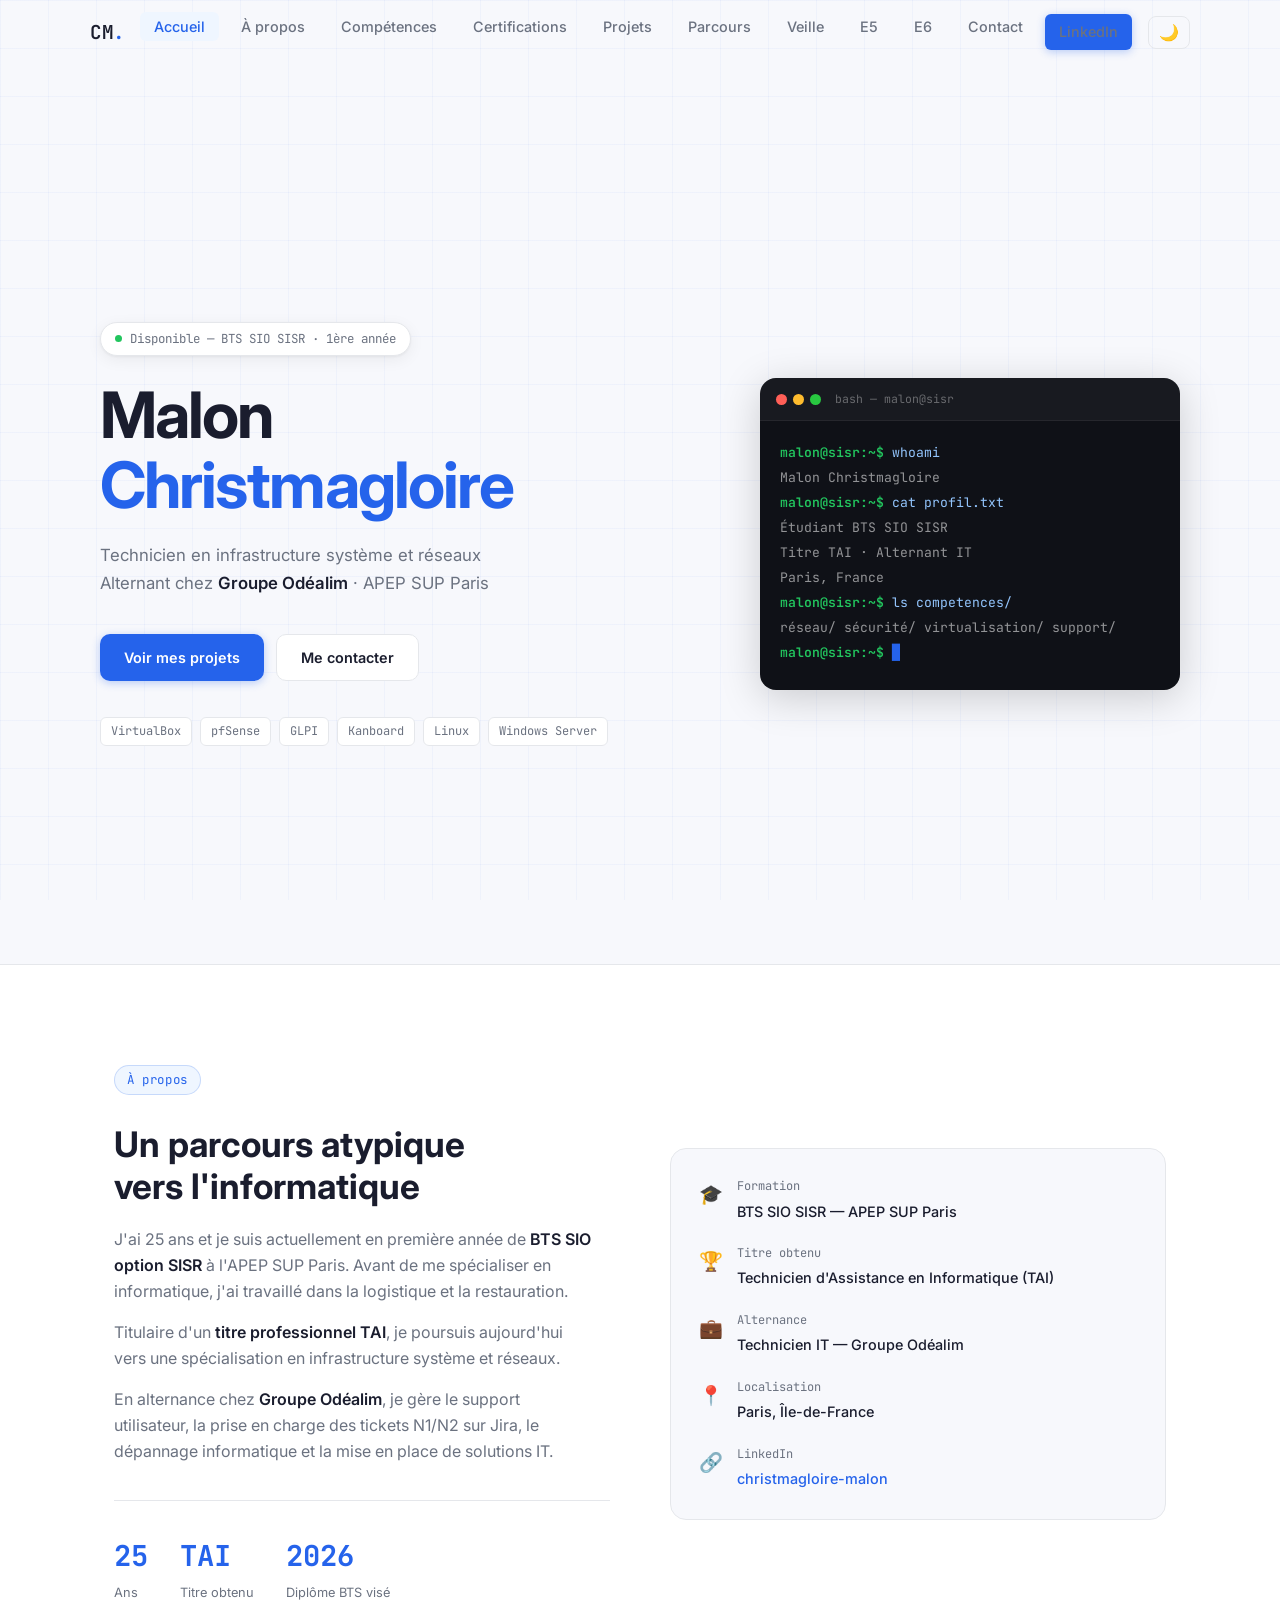
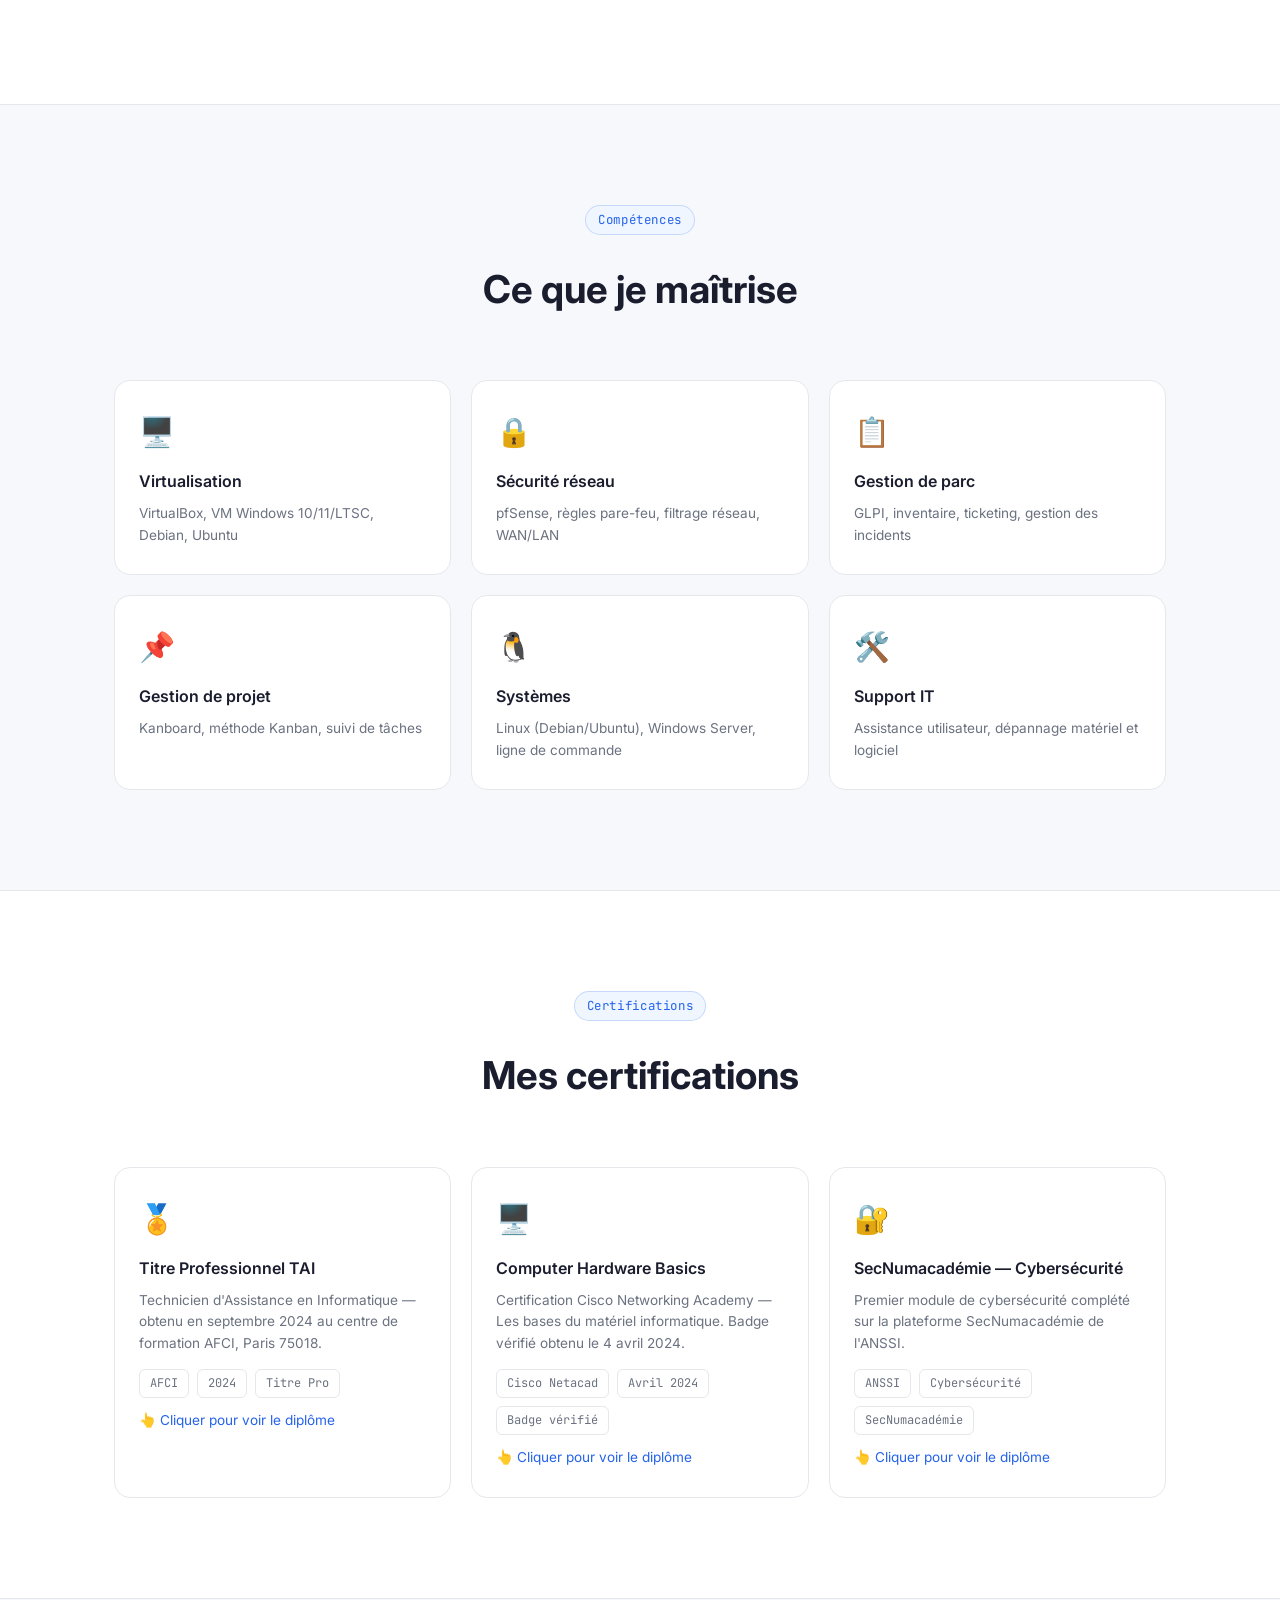
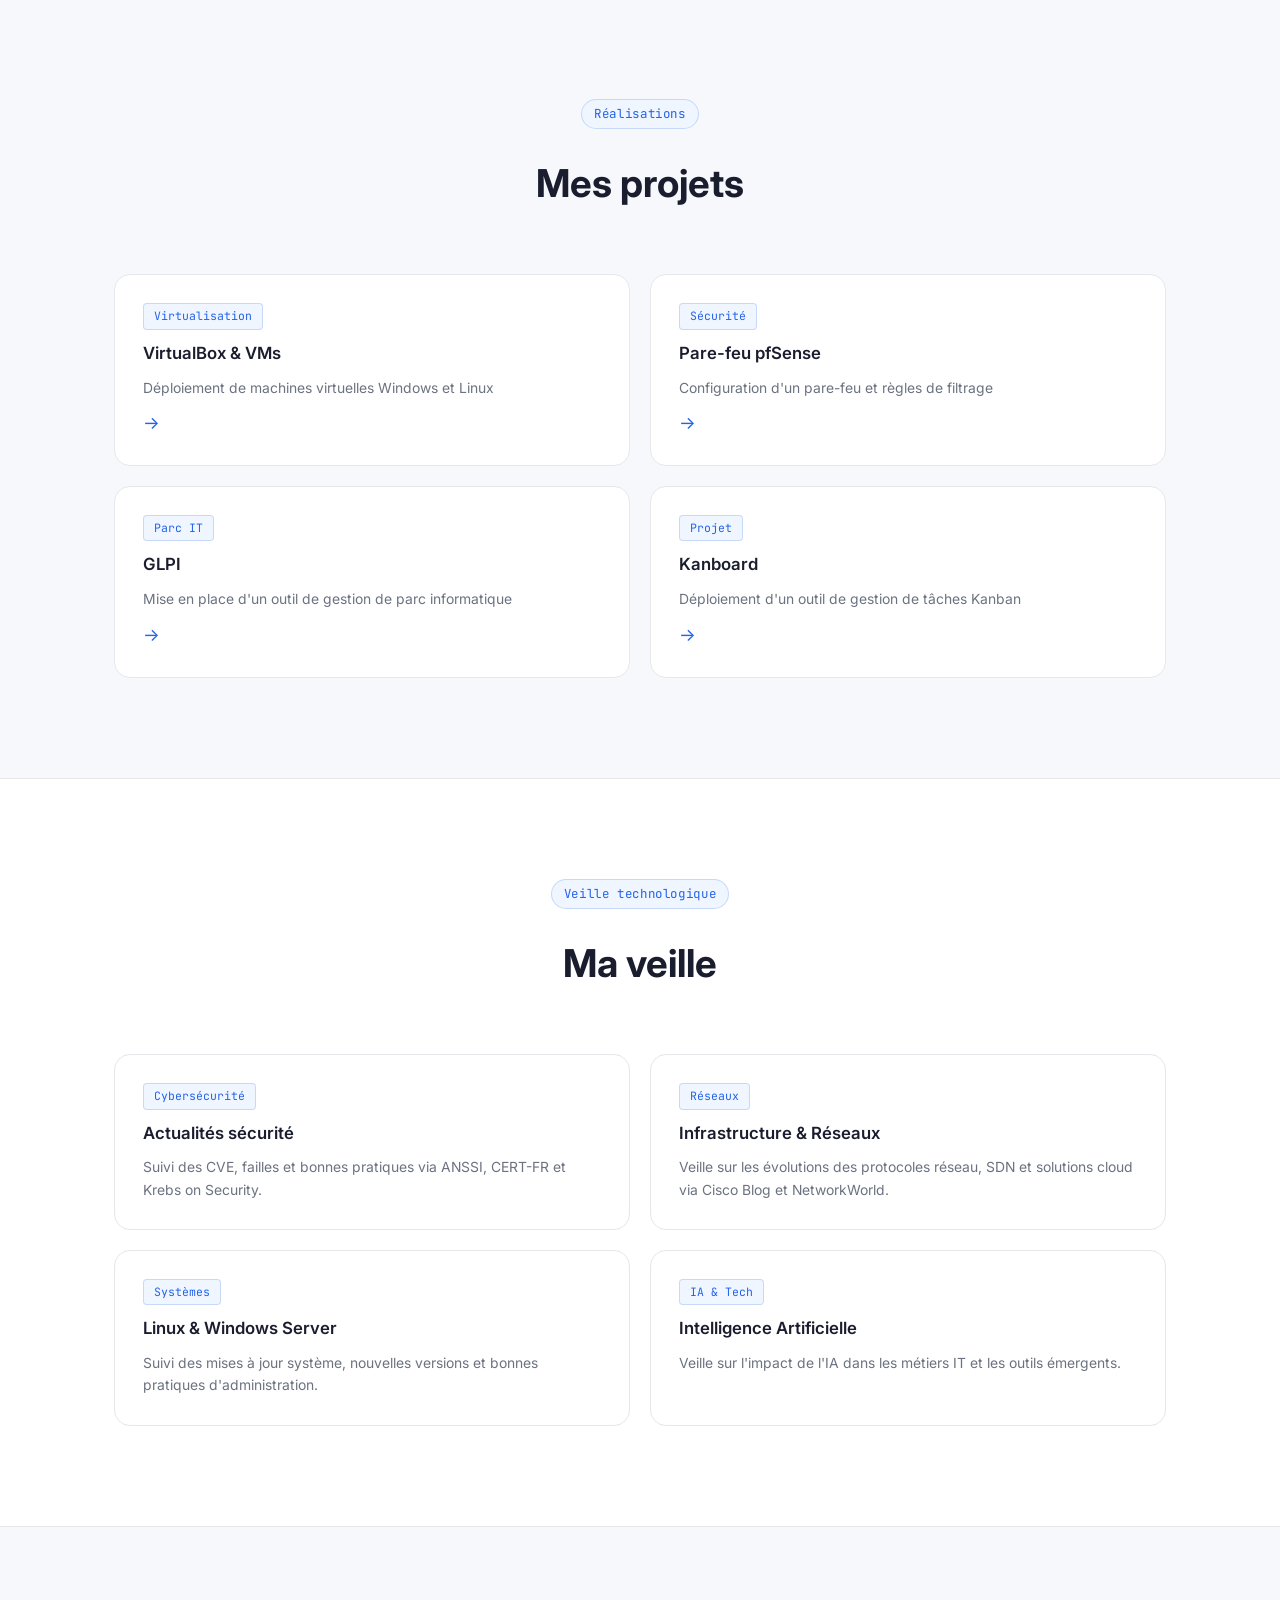
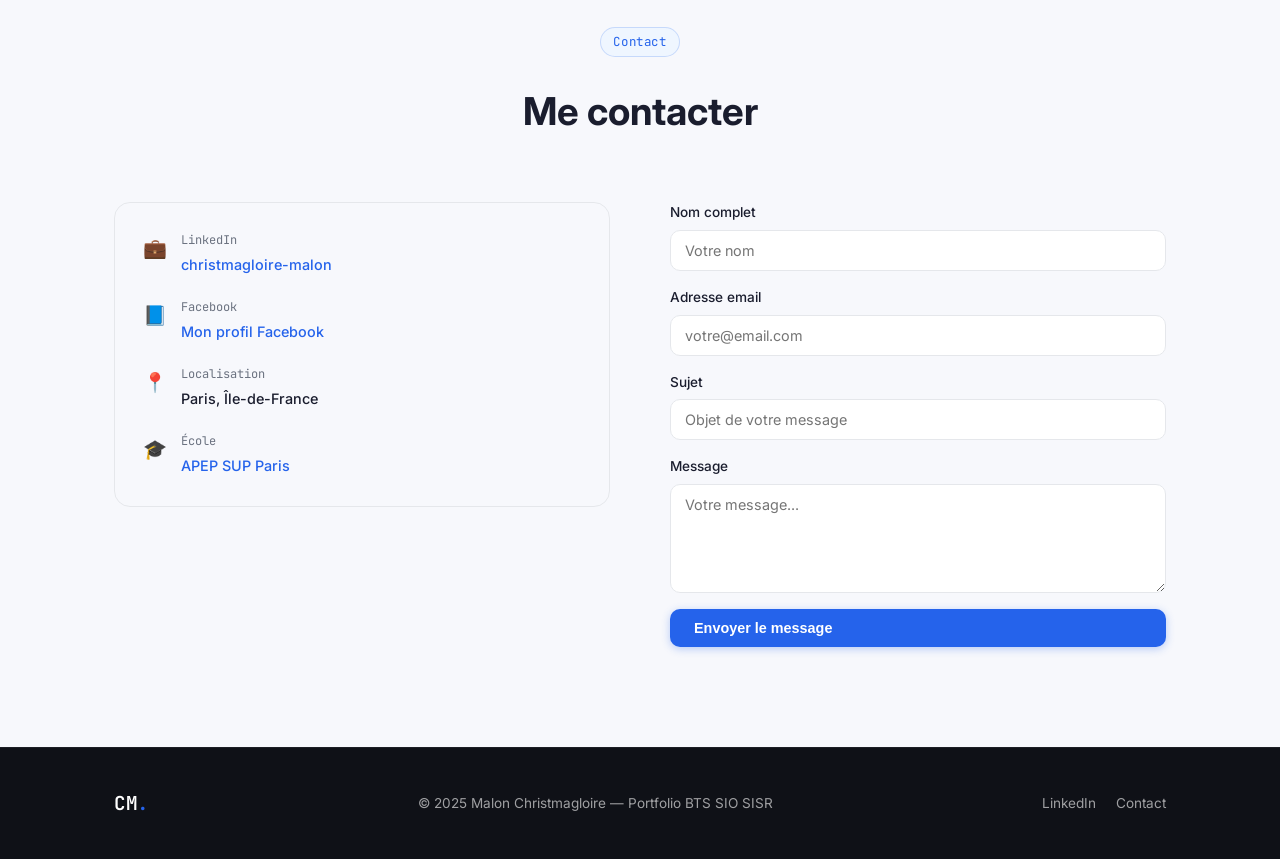
<file: index.html>
<!DOCTYPE html>
<html lang="fr">
<head>
  <meta charset="UTF-8" />
  <meta name="viewport" content="width=device-width, initial-scale=1.0"/>
  <title>Malon Christmagloire — Portfolio BTS SIO SISR</title>
  <link rel="stylesheet" href="css/style.css" />
  <link href="https://fonts.googleapis.com/css2?family=Inter:wght@300;400;500;600;700&family=JetBrains+Mono:wght@400;600&display=swap" rel="stylesheet"/>
</head>
<body>

  <!-- NAV -->
  <div id="navbar-container"></div>
    <div class="nav-inner">
      <a href="#accueil" class="nav-logo">CM<span class="accent">.</span></a>
      <ul class="nav-links">
        <li><a href="#accueil" class="active">Accueil</a></li>
        <li><a href="#apropos">À propos</a></li>
        <li><a href="#competences">Compétences</a></li>
        <li><a href="#certifications">Certifications</a></li>
        <li><a href="#projets">Projets</a></li>
        <li><a href="pages/parcours.html">Parcours</a></li>
        <li><a href="#veille">Veille</a></li>
        <li><a href="pages/e5.html">E5</a></li>
        <li><a href="pages/e6.html">E6</a></li>
        <li><a href="#contact">Contact</a></li>
        <li><a href="https://www.linkedin.com/in/christmagloire-malon-9b377a1b6/" target="_blank" class="btn btn-primary" style="padding:6px 14px;">LinkedIn</a></li>
      </ul>
      <div style="display:flex;align-items:center;gap:12px;">
        <button id="theme-toggle" aria-label="Changer de thème" style="background:none;border:1px solid var(--border);border-radius:8px;padding:6px 10px;cursor:pointer;font-size:1rem;">🌙</button>
        <button class="burger" id="burger" aria-label="Menu"><span></span><span></span><span></span></button>
      </div>
    </div>
  </nav>

  <!-- HERO -->
  <section class="hero" id="accueil">
    <div class="hero-bg-grid"></div>
    <div class="hero-content">
      <div class="hero-badge reveal">
        <span class="dot"></span> Disponible — BTS SIO SISR · 1ère année
      </div>
      <h1 class="hero-title reveal">Malon<br><span class="accent">Christmagloire</span></h1>
      <p class="hero-sub reveal">
        Technicien en infrastructure système et réseaux<br>
        Alternant chez <strong>Groupe Odéalim</strong> · APEP SUP Paris
      </p>
      <div class="hero-actions reveal">
        <a href="#projets" class="btn btn-primary">Voir mes projets</a>
        <a href="#contact" class="btn btn-ghost">Me contacter</a>
      </div>
      <div class="hero-stack reveal">
        <span class="tag">VirtualBox</span>
        <span class="tag">pfSense</span>
        <span class="tag">GLPI</span>
        <span class="tag">Kanboard</span>
        <span class="tag">Linux</span>
        <span class="tag">Windows Server</span>
      </div>
    </div>
    <div class="hero-visual reveal">
      <div class="terminal">
        <div class="terminal-bar">
          <span class="t-dot red"></span>
          <span class="t-dot yellow"></span>
          <span class="t-dot green"></span>
          <span class="t-title">bash — malon@sisr</span>
        </div>
        <div class="terminal-body">
          <p><span class="t-prompt">malon@sisr:~$</span> <span class="t-cmd typed">whoami</span></p>
          <p class="t-out">Malon Christmagloire</p>
          <p><span class="t-prompt">malon@sisr:~$</span> <span class="t-cmd">cat profil.txt</span></p>
          <p class="t-out">Étudiant BTS SIO SISR</p>
          <p class="t-out">Titre TAI · Alternant IT</p>
          <p class="t-out">Paris, France</p>
          <p><span class="t-prompt">malon@sisr:~$</span> <span class="t-cmd">ls competences/</span></p>
          <p class="t-out accent-text">réseau/  sécurité/  virtualisation/  support/</p>
          <p><span class="t-prompt">malon@sisr:~$</span> <span class="t-cursor">█</span></p>
        </div>
      </div>
    </div>
  </section>

  <!-- À PROPOS -->
  <section class="section about" id="apropos">
    <div class="container">
      <div class="about-grid">
        <div class="about-text reveal">
          <span class="section-label">À propos</span>
          <h2>Un parcours atypique<br>vers l'informatique</h2>
          <p>J'ai 25 ans et je suis actuellement en première année de <strong>BTS SIO option SISR</strong> à l'APEP SUP Paris. Avant de me spécialiser en informatique, j'ai travaillé dans la logistique et la restauration.</p>
          <p>Titulaire d'un <strong>titre professionnel TAI</strong>, je poursuis aujourd'hui vers une spécialisation en infrastructure système et réseaux.</p>
          <p>En alternance chez <strong>Groupe Odéalim</strong>, je gère le support utilisateur, la prise en charge des tickets N1/N2 sur Jira, le dépannage informatique et la mise en place de solutions IT.</p>
          <div class="about-stats">
            <div class="stat"><span class="stat-num">25</span><span class="stat-label">Ans</span></div>
            <div class="stat"><span class="stat-num">TAI</span><span class="stat-label">Titre obtenu</span></div>
            <div class="stat"><span class="stat-num">2026</span><span class="stat-label">Diplôme BTS visé</span></div>
          </div>
        </div>
        <div class="about-card reveal">
          <div class="info-card">
            <div class="info-row">
              <span class="info-icon">🎓</span>
              <div><span class="info-title">Formation</span><span class="info-val">BTS SIO SISR — APEP SUP Paris</span></div>
            </div>
            <div class="info-row">
              <span class="info-icon">🏆</span>
              <div><span class="info-title">Titre obtenu</span><span class="info-val">Technicien d'Assistance en Informatique (TAI)</span></div>
            </div>
            <div class="info-row">
              <span class="info-icon">💼</span>
              <div><span class="info-title">Alternance</span><span class="info-val">Technicien IT — Groupe Odéalim</span></div>
            </div>
            <div class="info-row">
              <span class="info-icon">📍</span>
              <div><span class="info-title">Localisation</span><span class="info-val">Paris, Île-de-France</span></div>
            </div>
            <div class="info-row">
              <span class="info-icon">🔗</span>
              <div><span class="info-title">LinkedIn</span><a href="https://www.linkedin.com/in/christmagloire-malon-9b377a1b6/" target="_blank" class="info-link">christmagloire-malon</a></div>
            </div>
          </div>
        </div>
      </div>
    </div>
  </section>

  <!-- COMPÉTENCES -->
  <section class="section" id="competences">
    <div class="container">
      <div class="section-header reveal">
        <span class="section-label">Compétences</span>
        <h2>Ce que je maîtrise</h2>
      </div>
      <div class="skills-grid">
        <div class="skill-card reveal"><div class="skill-icon">🖥️</div><h3>Virtualisation</h3><p>VirtualBox, VM Windows 10/11/LTSC, Debian, Ubuntu</p></div>
        <div class="skill-card reveal"><div class="skill-icon">🔒</div><h3>Sécurité réseau</h3><p>pfSense, règles pare-feu, filtrage réseau, WAN/LAN</p></div>
        <div class="skill-card reveal"><div class="skill-icon">📋</div><h3>Gestion de parc</h3><p>GLPI, inventaire, ticketing, gestion des incidents</p></div>
        <div class="skill-card reveal"><div class="skill-icon">📌</div><h3>Gestion de projet</h3><p>Kanboard, méthode Kanban, suivi de tâches</p></div>
        <div class="skill-card reveal"><div class="skill-icon">🐧</div><h3>Systèmes</h3><p>Linux (Debian/Ubuntu), Windows Server, ligne de commande</p></div>
        <div class="skill-card reveal"><div class="skill-icon">🛠️</div><h3>Support IT</h3><p>Assistance utilisateur, dépannage matériel et logiciel</p></div>
      </div>
    </div>
  </section>

  <!-- CERTIFICATIONS -->
  <section class="section about" id="certifications">
    <div class="container">
      <div class="section-header reveal">
        <span class="section-label">Certifications</span>
        <h2>Mes certifications</h2>
      </div>
      <div class="skills-grid">
        <div class="skill-card reveal" onclick="ouvrirModal('tai')" style="cursor:pointer;">
          <div class="skill-icon">🏅</div>
          <h3>Titre Professionnel TAI</h3>
          <p>Technicien d'Assistance en Informatique — obtenu en septembre 2024 au centre de formation AFCI, Paris 75018.</p>
          <div class="project-meta" style="margin-top:14px;"><span class="tag">AFCI</span><span class="tag">2024</span><span class="tag">Titre Pro</span></div>
          <p style="margin-top:12px;color:var(--accent);font-size:0.85rem;">👆 Cliquer pour voir le diplôme</p>
        </div>
        <div class="skill-card reveal" onclick="ouvrirModal('cisco')" style="cursor:pointer;">
          <div class="skill-icon">🖥️</div>
          <h3>Computer Hardware Basics</h3>
          <p>Certification Cisco Networking Academy — Les bases du matériel informatique. Badge vérifié obtenu le 4 avril 2024.</p>
          <div class="project-meta" style="margin-top:14px;"><span class="tag">Cisco Netacad</span><span class="tag">Avril 2024</span><span class="tag">Badge vérifié</span></div>
          <p style="margin-top:12px;color:var(--accent);font-size:0.85rem;">👆 Cliquer pour voir le diplôme</p>
        </div>
        <div class="skill-card reveal" onclick="ouvrirModal('anssi')" style="cursor:pointer;">
          <div class="skill-icon">🔐</div>
          <h3>SecNumacadémie — Cybersécurité</h3>
          <p>Premier module de cybersécurité complété sur la plateforme SecNumacadémie de l'ANSSI.</p>
          <div class="project-meta" style="margin-top:14px;"><span class="tag">ANSSI</span><span class="tag">Cybersécurité</span><span class="tag">SecNumacadémie</span></div>
          <p style="margin-top:12px;color:var(--accent);font-size:0.85rem;">👆 Cliquer pour voir le diplôme</p>
        </div>
      </div>
    </div>
  </section>

  <!-- PROJETS -->
  <section class="section" id="projets">
    <div class="container">
      <div class="section-header reveal">
        <span class="section-label">Réalisations</span>
        <h2>Mes projets</h2>
      </div>
      <div class="projects-grid">
        <a href="pages/projets.html#virtualbox" class="project-card reveal">
          <div class="project-tag">Virtualisation</div>
          <h3>VirtualBox & VMs</h3>
          <p>Déploiement de machines virtuelles Windows et Linux</p>
          <span class="project-arrow">→</span>
        </a>
        <a href="pages/projets.html#pfsense" class="project-card reveal">
          <div class="project-tag">Sécurité</div>
          <h3>Pare-feu pfSense</h3>
          <p>Configuration d'un pare-feu et règles de filtrage</p>
          <span class="project-arrow">→</span>
        </a>
        <a href="pages/projets.html#glpi" class="project-card reveal">
          <div class="project-tag">Parc IT</div>
          <h3>GLPI</h3>
          <p>Mise en place d'un outil de gestion de parc informatique</p>
          <span class="project-arrow">→</span>
        </a>
        <a href="pages/projets.html#kanboard" class="project-card reveal">
          <div class="project-tag">Projet</div>
          <h3>Kanboard</h3>
          <p>Déploiement d'un outil de gestion de tâches Kanban</p>
          <span class="project-arrow">→</span>
        </a>
      </div>
    </div>
  </section>

  <!-- VEILLE -->
  <section class="section about" id="veille">
    <div class="container">
      <div class="section-header reveal">
        <span class="section-label">Veille technologique</span>
        <h2>Ma veille</h2>
      </div>
      <div class="projects-grid">
        <div class="project-card reveal">
          <div class="project-tag">Cybersécurité</div>
          <h3>Actualités sécurité</h3>
          <p>Suivi des CVE, failles et bonnes pratiques via ANSSI, CERT-FR et Krebs on Security.</p>
        </div>
        <div class="project-card reveal">
          <div class="project-tag">Réseaux</div>
          <h3>Infrastructure & Réseaux</h3>
          <p>Veille sur les évolutions des protocoles réseau, SDN et solutions cloud via Cisco Blog et NetworkWorld.</p>
        </div>
        <div class="project-card reveal">
          <div class="project-tag">Systèmes</div>
          <h3>Linux & Windows Server</h3>
          <p>Suivi des mises à jour système, nouvelles versions et bonnes pratiques d'administration.</p>
        </div>
        <div class="project-card reveal">
          <div class="project-tag">IA & Tech</div>
          <h3>Intelligence Artificielle</h3>
          <p>Veille sur l'impact de l'IA dans les métiers IT et les outils émergents.</p>
        </div>
      </div>
    </div>
  </section>

  <!-- CONTACT -->
  <section class="section" id="contact">
    <div class="container">
      <div class="section-header reveal">
        <span class="section-label">Contact</span>
        <h2>Me contacter</h2>
      </div>
      <div class="contact-grid">
        <div class="reveal">
          <div class="info-card">
            <div class="info-row">
              <span class="info-icon">💼</span>
              <div><span class="info-title">LinkedIn</span><a href="https://www.linkedin.com/in/christmagloire-malon-9b377a1b6/" target="_blank" class="info-link">christmagloire-malon</a></div>
            </div>
            <div class="info-row">
              <span class="info-icon">📘</span>
              <div><span class="info-title">Facebook</span><a href="https://www.facebook.com/share/18LydXCJAA/?mibextid=wwXIfr" target="_blank" class="info-link">Mon profil Facebook</a></div>
            </div>
            <div class="info-row">
              <span class="info-icon">📍</span>
              <div><span class="info-title">Localisation</span><span class="info-val">Paris, Île-de-France</span></div>
            </div>
            <div class="info-row">
              <span class="info-icon">🎓</span>
              <div><span class="info-title">École</span><a href="https://www.apepsup.com/" target="_blank" class="info-link">APEP SUP Paris</a></div>
            </div>
          </div>
        </div>
        <div class="reveal">
          <form class="contact-form" onsubmit="handleSubmit(event)">
            <div class="form-group">
              <label for="name">Nom complet</label>
              <input type="text" id="name" placeholder="Votre nom" required/>
            </div>
            <div class="form-group">
              <label for="email">Adresse email</label>
              <input type="email" id="email" placeholder="votre@email.com" required/>
            </div>
            <div class="form-group">
              <label for="subject">Sujet</label>
              <input type="text" id="subject" placeholder="Objet de votre message"/>
            </div>
            <div class="form-group">
              <label for="message">Message</label>
              <textarea id="message" rows="5" placeholder="Votre message..." required></textarea>
            </div>
            <button type="submit" class="btn btn-primary">Envoyer le message</button>
          </form>
        </div>
      </div>
    </div>
  </section>

  <!-- FOOTER -->
  <footer class="footer">
    <div class="container">
      <div class="footer-inner">
        <span class="nav-logo">CM<span class="accent">.</span></span>
        <p>© 2025 Malon Christmagloire — Portfolio BTS SIO SISR</p>
        <div class="footer-links">
          <a href="https://www.linkedin.com/in/christmagloire-malon-9b377a1b6/" target="_blank">LinkedIn</a>
          <a href="#contact">Contact</a>
        </div>
      </div>
    </div>
  </footer>

  <!-- MODALE -->
  <div id="modal" onclick="fermerModal()" style="display:none;position:fixed;inset:0;background:rgba(0,0,0,0.85);z-index:9999;align-items:center;justify-content:center;">
    <div style="position:relative;max-width:800px;width:90%;">
      <span onclick="fermerModal()" style="position:absolute;top:-40px;right:0;color:white;font-size:2rem;cursor:pointer;">✕</span>
      <iframe id="modal-frame" src="" style="width:100%;height:80vh;border:none;border-radius:12px;"></iframe>
    </div>
  </div>

  <script src="js/main.js"></script>
  <script>
    // Modale certifications
    function ouvrirModal(certif) {
      const urls = { 'tai': 'docs/tai.pdf', 'cisco': 'docs/cisco.pdf', 'anssi': 'docs/anssi.pdf' };
      document.getElementById('modal-frame').src = urls[certif];
      document.getElementById('modal').style.display = 'flex';
    }
    function fermerModal() {
      document.getElementById('modal').style.display = 'none';
      document.getElementById('modal-frame').src = '';
    }

    // Thème clair/sombre
    const toggle = document.getElementById('theme-toggle');
    toggle.addEventListener('click', () => {
      document.body.classList.toggle('dark');
      toggle.textContent = document.body.classList.contains('dark') ? '☀️' : '🌙';
    });

    // Active nav link on scroll
    const sections = document.querySelectorAll('section[id]');
    window.addEventListener('scroll', () => {
      let current = '';
      sections.forEach(s => {
        if (window.scrollY >= s.offsetTop - 100) current = s.getAttribute('id');
      });
      document.querySelectorAll('.nav-links a').forEach(a => {
        a.classList.remove('active');
        if (a.getAttribute('href') === '#' + current) a.classList.add('active');
      });
    });

    // Formulaire contact
    function handleSubmit(e) {
      e.preventDefault();
      alert('Formulaire non encore configuré. Contacte-moi via LinkedIn !');
    }
  </script>
</body>
</html>
</file>
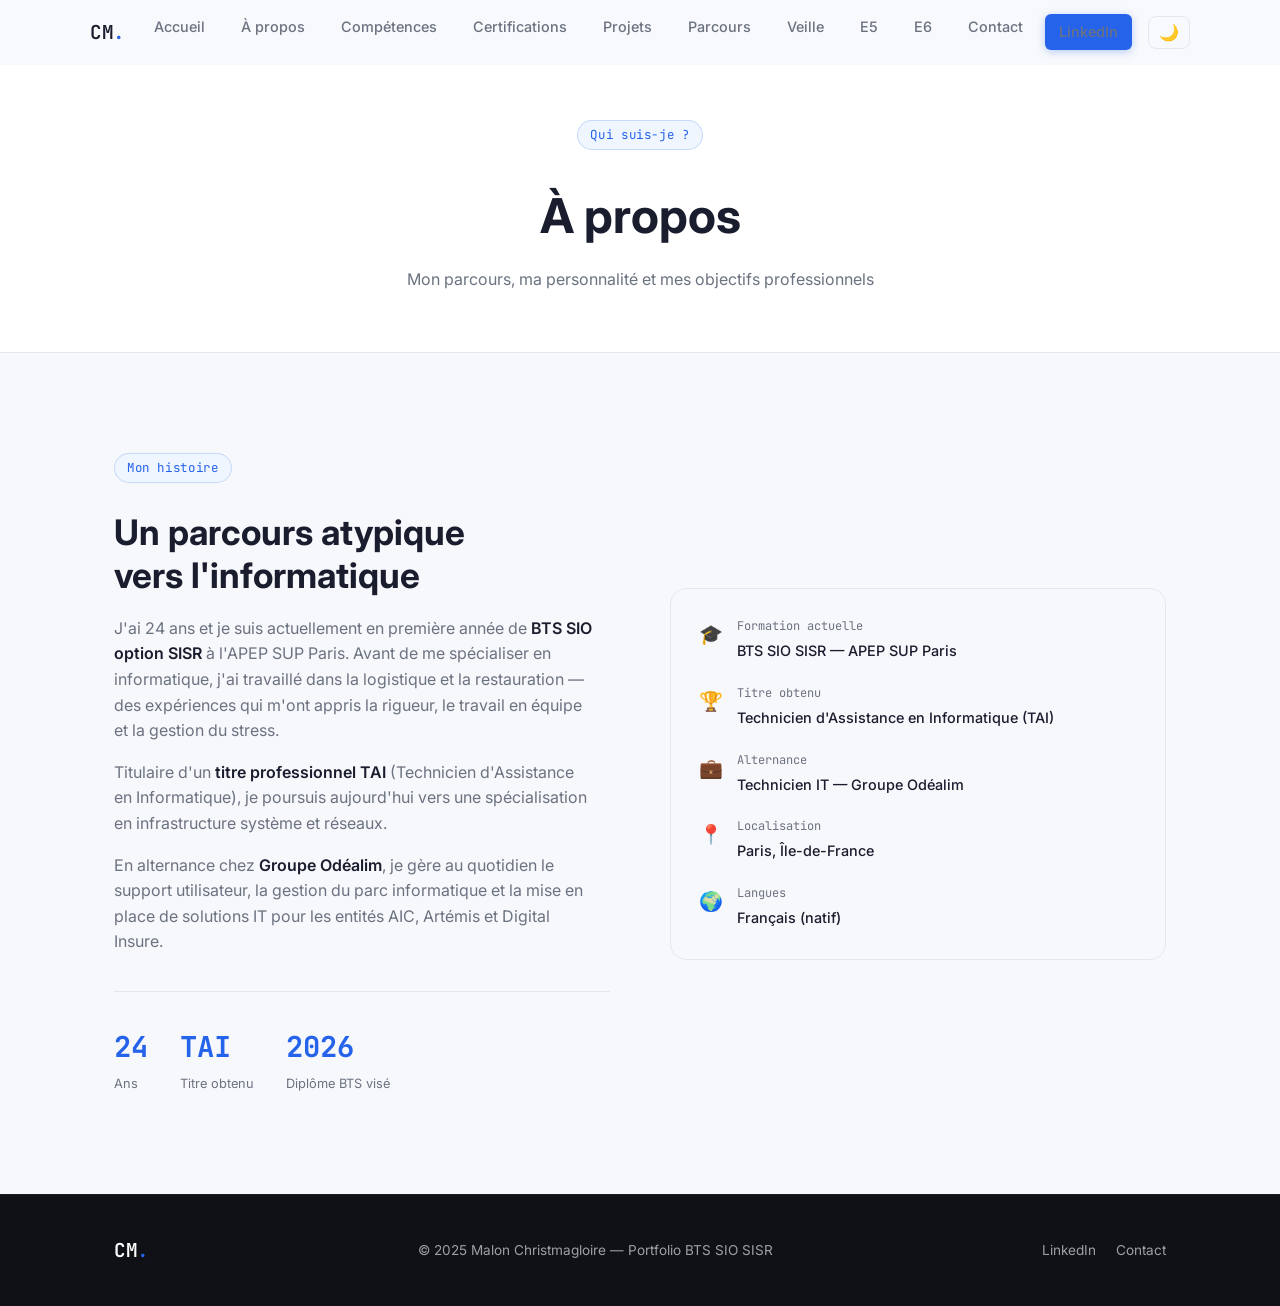
<file: pages/apropos.html>
<!DOCTYPE html>
<html lang="fr">
<head>
  <script src="../js/navbar.js"></script>
  <meta charset="UTF-8"/>
  <meta name="viewport" content="width=device-width, initial-scale=1.0"/>
  <title>À propos — Malon Christmagloire</title>
  <link rel="stylesheet" href="../css/style.css"/>
  <link href="https://fonts.googleapis.com/css2?family=Inter:wght@300;400;500;600;700&family=JetBrains+Mono:wght@400;600&display=swap" rel="stylesheet"/>
</head>
<body>

 <div id="navbar-container"></div>
  <div class="page-hero">
    <div class="container">
      <span class="section-label reveal">Qui suis-je ?</span>
      <h1 class="reveal">À propos</h1>
      <p class="reveal">Mon parcours, ma personnalité et mes objectifs professionnels</p>
    </div>
  </div>

  <section class="section">
    <div class="container">
      <div class="about-grid">

        <div class="about-text reveal">
          <span class="section-label">Mon histoire</span>
          <h2>Un parcours atypique<br>vers l'informatique</h2>
          <p>
            J'ai 24 ans et je suis actuellement en première année de 
            <strong>BTS SIO option SISR</strong> à l'APEP SUP Paris. 
            Avant de me spécialiser en informatique, j'ai travaillé dans 
            la logistique et la restauration — des expériences qui m'ont 
            appris la rigueur, le travail en équipe et la gestion du stress.
          </p>
          <p>
            Titulaire d'un <strong>titre professionnel TAI</strong> 
            (Technicien d'Assistance en Informatique), je poursuis aujourd'hui 
            vers une spécialisation en infrastructure système et réseaux.
          </p>
          <p>
            En alternance chez <strong>Groupe Odéalim</strong>, je gère 
            au quotidien le support utilisateur, la gestion du parc 
            informatique et la mise en place de solutions IT pour les 
            entités AIC, Artémis et Digital Insure.
          </p>

          <div class="about-stats">
            <div class="stat">
              <span class="stat-num">24</span>
              <span class="stat-label">Ans</span>
            </div>
            <div class="stat">
              <span class="stat-num">TAI</span>
              <span class="stat-label">Titre obtenu</span>
            </div>
            <div class="stat">
              <span class="stat-num">2026</span>
              <span class="stat-label">Diplôme BTS visé</span>
            </div>
          </div>
        </div>

        <div class="about-card reveal">
          <div class="info-card">
            <div class="info-row">
              <span class="info-icon">🎓</span>
              <div>
                <span class="info-title">Formation actuelle</span>
                <span class="info-val">BTS SIO SISR — APEP SUP Paris</span>
              </div>
            </div>
            <div class="info-row">
              <span class="info-icon">🏆</span>
              <div>
                <span class="info-title">Titre obtenu</span>
                <span class="info-val">Technicien d'Assistance en Informatique (TAI)</span>
              </div>
            </div>
            <div class="info-row">
              <span class="info-icon">💼</span>
              <div>
                <span class="info-title">Alternance</span>
                <span class="info-val">Technicien IT — Groupe Odéalim</span>
              </div>
            </div>
            <div class="info-row">
              <span class="info-icon">📍</span>
              <div>
                <span class="info-title">Localisation</span>
                <span class="info-val">Paris, Île-de-France</span>
              </div>
            </div>
            <div class="info-row">
              <span class="info-icon">🌍</span>
              <div>
                <span class="info-title">Langues</span>
                <span class="info-val">Français (natif)</span>
              </div>
            </div>
          </div>
        </div>

      </div>
    </div>
  </section>

  <footer class="footer">
    <div class="container">
      <div class="footer-inner">
        <span class="nav-logo">CM<span class="accent">.</span></span>
        <p>© 2025 Malon Christmagloire — Portfolio BTS SIO SISR</p>
        <div class="footer-links">
          <a href="https://www.linkedin.com/in/christmagloire-malon-9b377a1b6/" target="_blank">LinkedIn</a>
          <a href="contact.html">Contact</a>
        </div>
      </div>
    </div>
  </footer>

  <script src="../js/main.js"></script>
  <script src="../js/navbar.js"></script>
</body>
</html>
</file>
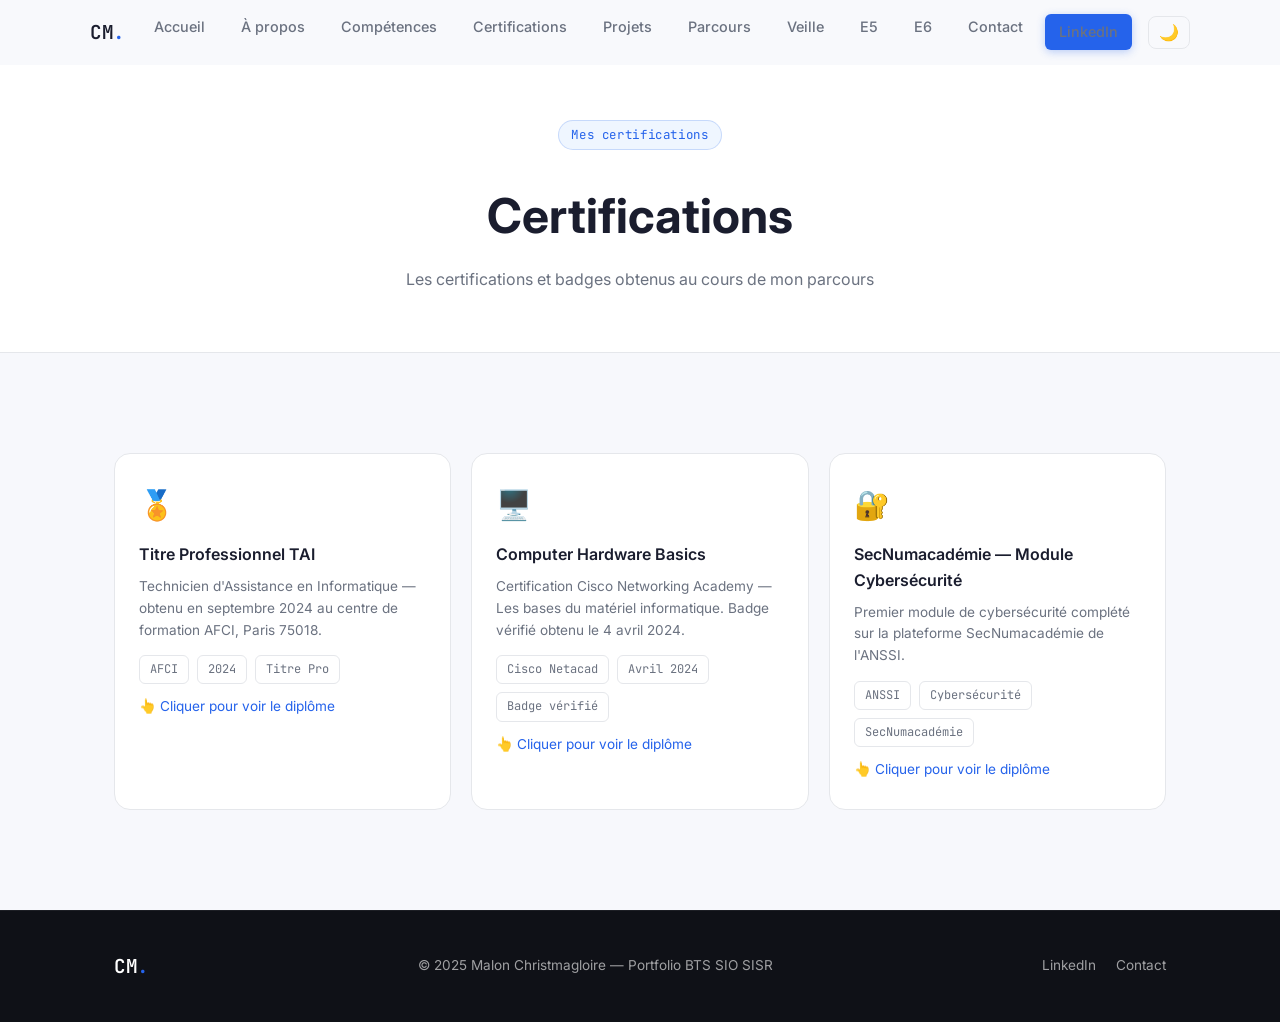
<file: pages/certifications.html>
<!DOCTYPE html>
<html lang="fr">

<head>
    <script src="../js/navbar.js"></script>
    <meta charset="UTF-8" />
    <meta name="viewport" content="width=device-width, initial-scale=1.0" />
    <title>Certifications — Malon Christmagloire</title>
    <link rel="stylesheet" href="../css/style.css" />
    <link
        href="https://fonts.googleapis.com/css2?family=Inter:wght@300;400;500;600;700&family=JetBrains+Mono:wght@400;600&display=swap"
        rel="stylesheet" />
</head>

<body>

    <div id="navbar-container"></div>
    <div class="page-hero">
        <div class="container">
            <span class="section-label reveal">Mes certifications</span>
            <h1 class="reveal">Certifications</h1>
            <p class="reveal">Les certifications et badges obtenus au cours de mon parcours</p>
        </div>
    </div>

    <section class="section">
        <div class="container">
            <div class="skills-grid">
                <div class="skill-card reveal" onclick="ouvrirModal('tai')" style="cursor:pointer;">
                    <div class="skill-icon">🏅</div>
                    <h3>Titre Professionnel TAI</h3>
                    <p>Technicien d'Assistance en Informatique — obtenu en septembre 2024 au centre de formation
                        AFCI, Paris 75018.</p>
                    <div class="project-meta" style="margin-top:14px;">
                        <span class="tag">AFCI</span>
                        <span class="tag">2024</span>
                        <span class="tag">Titre Pro</span>
                    </div>
                    <p style="margin-top:12px; color:var(--accent); font-size:0.85rem;">👆 Cliquer pour voir le
                        diplôme</p>
                </div>
                <div class="skill-card reveal" onclick="ouvrirModal('cisco')" style="cursor:pointer;">
                    <div class="skill-icon">🖥️</div>
                    <h3>Computer Hardware Basics</h3>
                    <p>Certification Cisco Networking Academy — Les bases du matériel informatique. Badge vérifié obtenu
                        le 4 avril 2024.</p>
                    <div class="project-meta" style="margin-top:14px;">
                        <span class="tag">Cisco Netacad</span>
                        <span class="tag">Avril 2024</span>
                        <span class="tag">Badge vérifié</span>
                    </div>
                    <p style="margin-top:12px; color:var(--accent); font-size:0.85rem;">👆 Cliquer pour voir le diplôme
                    </p>
                </div>
                <div class="skill-card reveal" onclick="ouvrirModal('anssi')" style="cursor:pointer;">
                    <div class="skill-icon">🔐</div>
                    <h3>SecNumacadémie — Module Cybersécurité</h3>
                    <p>Premier module de cybersécurité complété sur la plateforme SecNumacadémie de l'ANSSI.</p>
                    <div class="project-meta" style="margin-top:14px;">
                        <span class="tag">ANSSI</span>
                        <span class="tag">Cybersécurité</span>
                        <span class="tag">SecNumacadémie</span>
                    </div>
                    <p style="margin-top:12px; color:var(--accent); font-size:0.85rem;">👆 Cliquer pour voir le diplôme
                    </p>
                </div>

            </div>
        </div>
    </section>

    <footer class="footer">
        <div class="container">
            <div class="footer-inner">
                <span class="nav-logo">CM<span class="accent">.</span></span>
                <p>© 2025 Malon Christmagloire — Portfolio BTS SIO SISR</p>
                <div class="footer-links">
                    <a href="https://www.linkedin.com/in/christmagloire-malon-9b377a1b6/" target="_blank">LinkedIn</a>
                    <a href="contact.html">Contact</a>
                </div>
            </div>
        </div>
    </footer>

    <script src="../js/main.js"></script>
    <!-- MODALE -->
    <div id="modal" onclick="fermerModal()" style="
  display:none;
  position:fixed;
  inset:0;
  background:rgba(0,0,0,0.85);
  z-index:999;
  align-items:center;
  justify-content:center;
">
        <div style="position:relative; max-width:800px; width:90%;">
            <span onclick="fermerModal()" style="
      position:absolute;
      top:-40px;
      right:0;
      color:white;
      font-size:2rem;
      cursor:pointer;
    ">✕</span>
            <iframe id="modal-frame" src="" style="
      width:100%;
      height:80vh;
      border:none;
      border-radius:12px;
    "></iframe>
        </div>
    </div>
    <script>
        function ouvrirModal(certif) {
            const urls = {
                'tai': '../docs/tai.pdf',
                'cisco': '../docs/cisco.pdf',
                'anssi': '../docs/anssi.pdf'
            };
            document.getElementById('modal-frame').src = urls[certif];
            const modal = document.getElementById('modal');
            modal.style.display = 'flex';
        }

        function fermerModal() {
            document.getElementById('modal').style.display = 'none';
            document.getElementById('modal-frame').src = '';
        }
    </script>
</body>

</html>
</file>
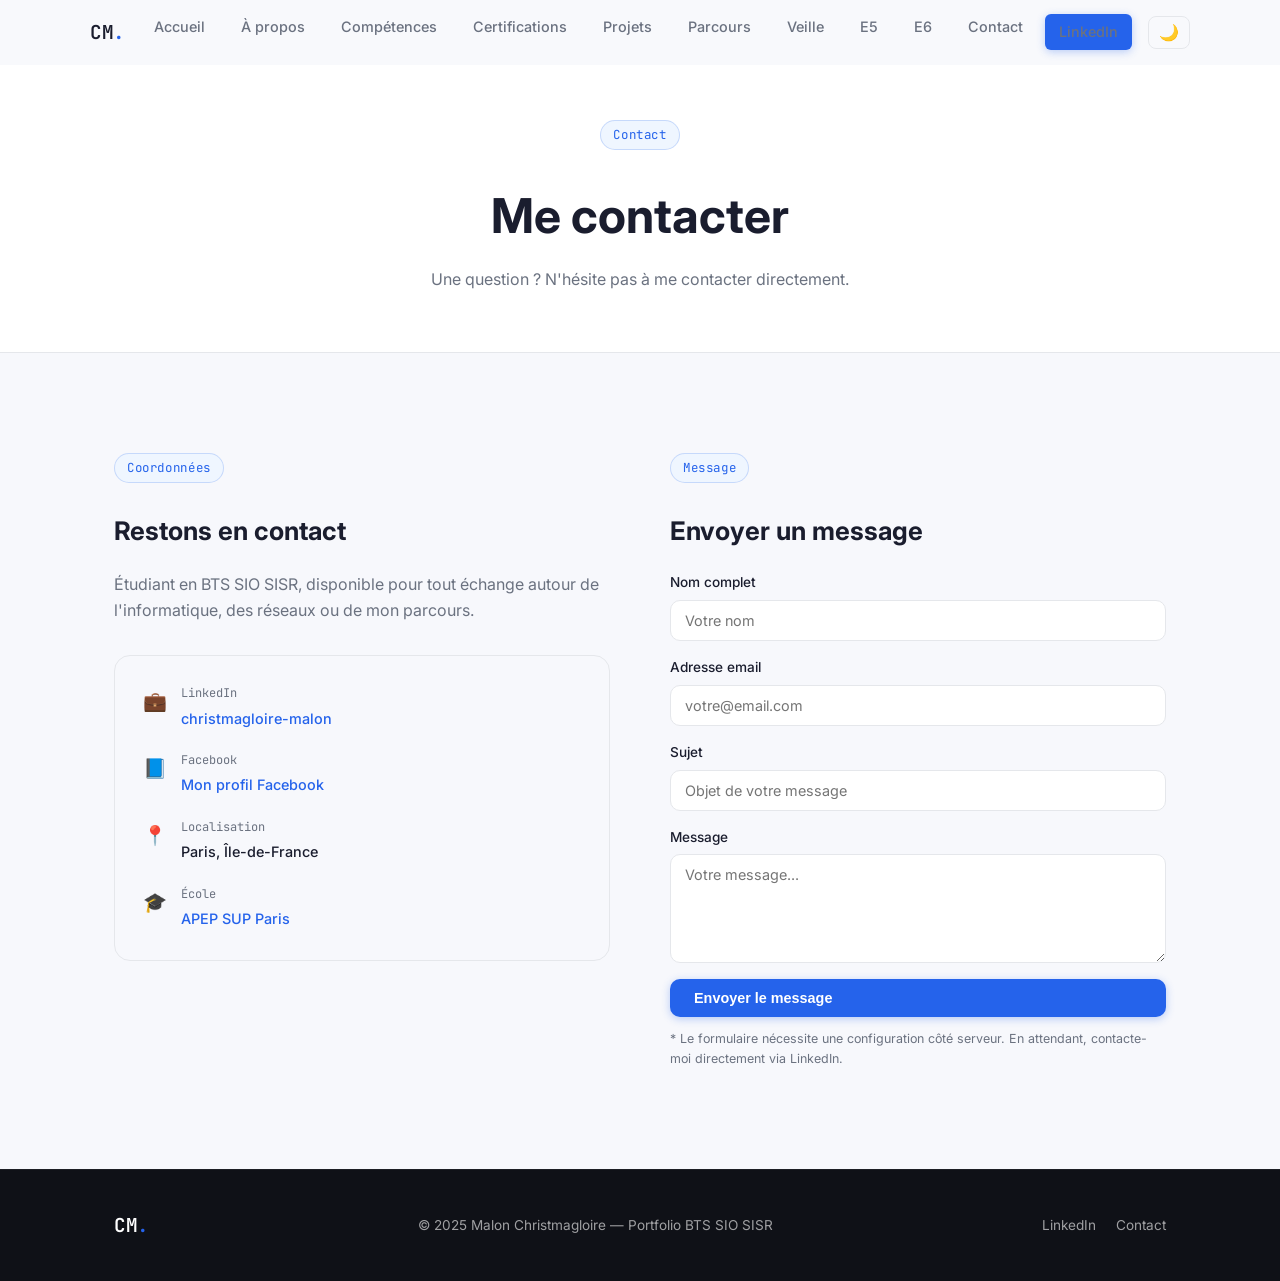
<file: pages/contact.html>
<!DOCTYPE html>
<html lang="fr">
<head>
  <meta charset="UTF-8"/>
  <meta name="viewport" content="width=device-width, initial-scale=1.0"/>
  <title>Contact — Malon Christmagloire</title>
  <link rel="stylesheet" href="../css/style.css"/>
  <link href="https://fonts.googleapis.com/css2?family=Inter:wght@300;400;500;600;700&family=JetBrains+Mono:wght@400;600&display=swap" rel="stylesheet"/>
</head>
<body>
<div id="navbar-container"></div>
  <div class="page-hero">
    <div class="container">
      <span class="section-label reveal">Contact</span>
      <h1 class="reveal">Me contacter</h1>
      <p class="reveal">Une question ? N'hésite pas à me contacter directement.</p>
    </div>
  </div>

  <section class="section">
    <div class="container">
      <div class="contact-grid">

        <div class="reveal">
          <span class="section-label">Coordonnées</span>
          <h2 style="margin: 12px 0 20px; font-size: 1.6rem;">Restons en contact</h2>
          <p style="color: var(--text-muted); margin-bottom: 32px;">
            Étudiant en BTS SIO SISR, disponible pour tout échange 
            autour de l'informatique, des réseaux ou de mon parcours.
          </p>

          <div class="info-card">
            <div class="info-row">
              <span class="info-icon">💼</span>
              <div>
                <span class="info-title">LinkedIn</span>
                <a href="https://www.linkedin.com/in/christmagloire-malon-9b377a1b6/" target="_blank" class="info-link">
                  christmagloire-malon
                </a>
              </div>
            </div>
            <div class="info-row">
              <span class="info-icon">📘</span>
              <div>
                <span class="info-title">Facebook</span>
                <a href="https://www.facebook.com/share/18LydXCJAA/?mibextid=wwXIfr" target="_blank" class="info-link">
                  Mon profil Facebook
                </a>
              </div>
            </div>
            <div class="info-row">
              <span class="info-icon">📍</span>
              <div>
                <span class="info-title">Localisation</span>
                <span class="info-val">Paris, Île-de-France</span>
              </div>
            </div>
            <div class="info-row">
              <span class="info-icon">🎓</span>
              <div>
                <span class="info-title">École</span>
                <a href="https://www.apepsup.com/" target="_blank" class="info-link">APEP SUP Paris</a>
              </div>
            </div>
          </div>
        </div>

        <div class="reveal">
          <span class="section-label">Message</span>
          <h2 style="margin: 12px 0 20px; font-size: 1.6rem;">Envoyer un message</h2>
          <form class="contact-form" onsubmit="handleSubmit(event)">
            <div class="form-group">
              <label for="name">Nom complet</label>
              <input type="text" id="name" placeholder="Votre nom" required/>
            </div>
            <div class="form-group">
              <label for="email">Adresse email</label>
              <input type="email" id="email" placeholder="votre@email.com" required/>
            </div>
            <div class="form-group">
              <label for="subject">Sujet</label>
              <input type="text" id="subject" placeholder="Objet de votre message"/>
            </div>
            <div class="form-group">
              <label for="message">Message</label>
              <textarea id="message" rows="5" placeholder="Votre message..." required></textarea>
            </div>
            <button type="submit" class="btn btn-primary">Envoyer le message</button>
          </form>
          <p style="font-size:0.78rem; color: var(--text-muted); margin-top: 12px;">
            * Le formulaire nécessite une configuration côté serveur. En attendant, 
            contacte-moi directement via LinkedIn.
          </p>
        </div>

      </div>
    </div>
  </section>

  <footer class="footer">
    <div class="container">
      <div class="footer-inner">
        <span class="nav-logo">CM<span class="accent">.</span></span>
        <p>© 2025 Malon Christmagloire — Portfolio BTS SIO SISR</p>
        <div class="footer-links">
          <a href="https://www.linkedin.com/in/christmagloire-malon-9b377a1b6/" target="_blank">LinkedIn</a>
          <a href="contact.html">Contact</a>
        </div>
      </div>
    </div>
  </footer>

  <script src="../js/main.js"></script>
  <script src="../js/navbar.js"></script>
  <script>
    function handleSubmit(e) {
      e.preventDefault();
      alert('Formulaire non encore configuré. Contacte-moi via LinkedIn !');
    }
  </script>
</body>
</html>
</file>
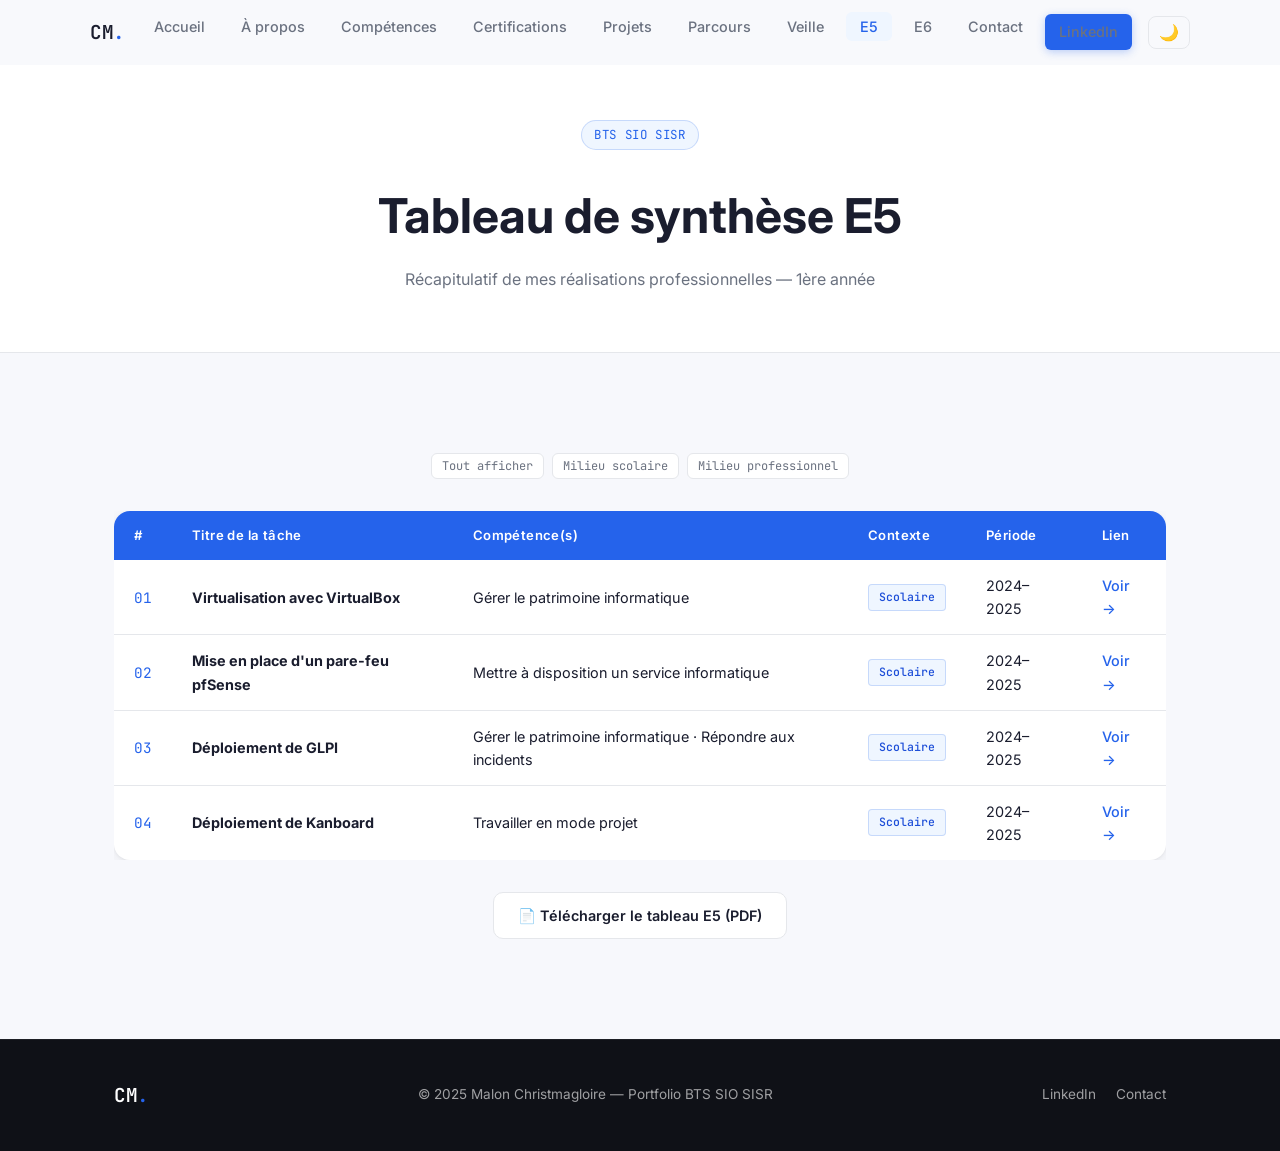
<file: pages/e5.html>
<!DOCTYPE html>
<html lang="fr">

<head>
  <meta charset="UTF-8" />
  <meta name="viewport" content="width=device-width, initial-scale=1.0" />
  <title>Tableau E5 — Malon Christmagloire</title>
  <link rel="stylesheet" href="../css/style.css" />
  <link
    href="https://fonts.googleapis.com/css2?family=Inter:wght@300;400;500;600;700&family=JetBrains+Mono:wght@400;600&display=swap"
    rel="stylesheet" />
</head>

<body>
  <div id="navbar-container"></div>
  <div class="page-hero">
    <div class="container">
      <span class="section-label reveal">BTS SIO SISR</span>
      <h1 class="reveal">Tableau de synthèse E5</h1>
      <p class="reveal">Récapitulatif de mes réalisations professionnelles — 1ère année</p>
    </div>
  </div>

  <section class="section">
    <div class="container">

      <!-- Filtres -->
      <div class="hero-stack reveal" style="margin-bottom: 32px; justify-content: center;">
        <button class="tag filter-btn active" data-filter="all">Tout afficher</button>
        <button class="tag filter-btn" data-filter="school">Milieu scolaire</button>
        <button class="tag filter-btn" data-filter="pro">Milieu professionnel</button>
      </div>

      <div class="e5-table-wrap reveal">
        <table class="e5-table">
          <thead>
            <tr>
              <th>#</th>
              <th>Titre de la tâche</th>
              <th>Compétence(s)</th>
              <th>Contexte</th>
              <th>Période</th>
              <th>Lien</th>
            </tr>
          </thead>
          <tbody>
            <tr data-context="school">
              <td><span style="font-family:var(--mono);color:var(--accent);">01</span></td>
              <td><strong>Virtualisation avec VirtualBox</strong></td>
              <td>Gérer le patrimoine informatique</td>
              <td><span class="badge badge-school">Scolaire</span></td>
              <td>2024–2025</td>
              <td><a href="projets.html#virtualbox">Voir →</a></td>
            </tr>
            <tr data-context="school">
              <td><span style="font-family:var(--mono);color:var(--accent);">02</span></td>
              <td><strong>Mise en place d'un pare-feu pfSense</strong></td>
              <td>Mettre à disposition un service informatique</td>
              <td><span class="badge badge-school">Scolaire</span></td>
              <td>2024–2025</td>
              <td><a href="projets.html#pfsense">Voir →</a></td>
            </tr>
            <tr data-context="school">
              <td><span style="font-family:var(--mono);color:var(--accent);">03</span></td>
              <td><strong>Déploiement de GLPI</strong></td>
              <td>Gérer le patrimoine informatique · Répondre aux incidents</td>
              <td><span class="badge badge-school">Scolaire</span></td>
              <td>2024–2025</td>
              <td><a href="projets.html#glpi">Voir →</a></td>
            </tr>
            <tr data-context="school">
              <td><span style="font-family:var(--mono);color:var(--accent);">04</span></td>
              <td><strong>Déploiement de Kanboard</strong></td>
              <td>Travailler en mode projet</td>
              <td><span class="badge badge-school">Scolaire</span></td>
              <td>2024–2025</td>
              <td><a href="projets.html#kanboard">Voir →</a></td>
            </tr>
          </tbody>
        </table>
      </div>

      <div class="center reveal" style="margin-top: 32px;">
        <a href="../docs/tableau-e5.pdf" class="btn btn-ghost" download>
          📄 Télécharger le tableau E5 (PDF)
        </a>
      </div>

    </div>
  </section>

  <footer class="footer">
    <div class="container">
      <div class="footer-inner">
        <span class="nav-logo">CM<span class="accent">.</span></span>
        <p>© 2025 Malon Christmagloire — Portfolio BTS SIO SISR</p>
        <div class="footer-links">
          <a href="https://www.linkedin.com/in/christmagloire-malon-9b377a1b6/" target="_blank">LinkedIn</a>
          <a href="contact.html">Contact</a>
        </div>
      </div>
    </div>
  </footer>
  <script src="../js/navbar.js"></script>
  <script src="../js/main.js"></script>
  <script>
    // Filtre du tableau E5
    document.querySelectorAll('.filter-btn').forEach(btn => {
      btn.addEventListener('click', () => {
        document.querySelectorAll('.filter-btn').forEach(b => b.classList.remove('active'));
        btn.classList.add('active');
        const filter = btn.dataset.filter;
        document.querySelectorAll('.e5-table tbody tr').forEach(row => {
          row.style.display = (filter === 'all' || row.dataset.context === filter) ? '' : 'none';
        });
      });
    });
  </script>
</body>

</html>
</file>
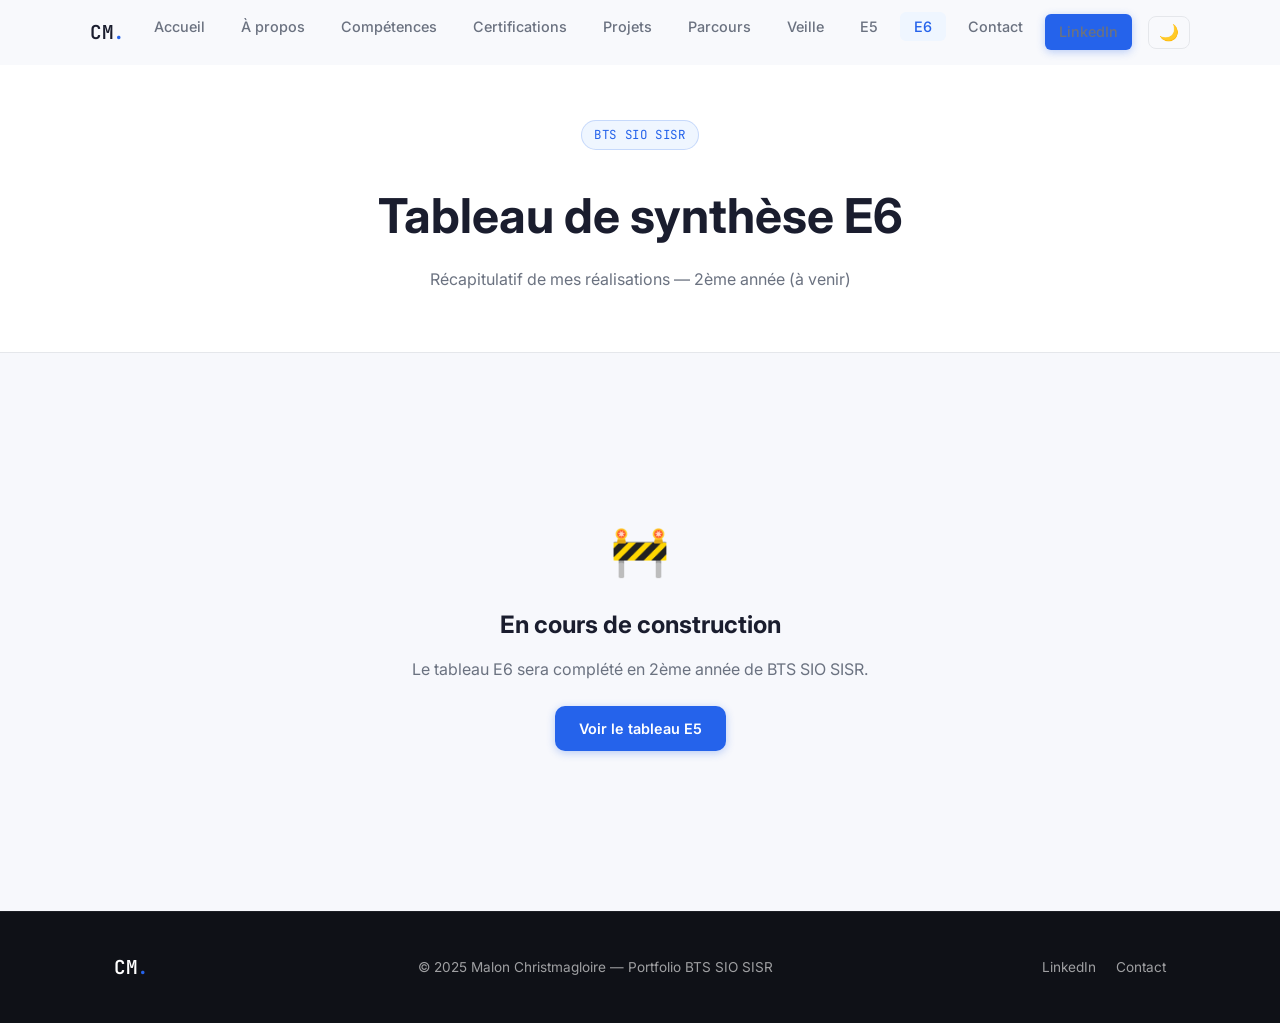
<file: pages/e6.html>
<!DOCTYPE html>
<html lang="fr">

<head>
    <script src="../js/navbar.js"></script>
    <meta charset="UTF-8" />
    <meta name="viewport" content="width=device-width, initial-scale=1.0" />
    <title>Tableau E6 — Malon Christmagloire</title>
    <link rel="stylesheet" href="../css/style.css" />
    <link
        href="https://fonts.googleapis.com/css2?family=Inter:wght@300;400;500;600;700&family=JetBrains+Mono:wght@400;600&display=swap"
        rel="stylesheet" />
</head>

<body>

    <div id="navbar-container"></div>
    <div class="page-hero">
        <div class="container">
            <span class="section-label reveal">BTS SIO SISR</span>
            <h1 class="reveal">Tableau de synthèse E6</h1>
            <p class="reveal">Récapitulatif de mes réalisations — 2ème année (à venir)</p>
        </div>
    </div>

    <section class="section">
        <div class="container">
            <div class="reveal" style="text-align:center; padding: 60px 0;">
                <div style="font-size:3rem; margin-bottom:16px;">🚧</div>
                <h2 style="margin-bottom:12px;">En cours de construction</h2>
                <p style="color:var(--text-muted);">Le tableau E6 sera complété en 2ème année de BTS SIO SISR.</p>
                <a href="e5.html" class="btn btn-primary" style="margin-top:24px; display:inline-flex;">Voir le tableau
                    E5</a>
            </div>
        </div>
    </section>

    <footer class="footer">
        <div class="container">
            <div class="footer-inner">
                <span class="nav-logo">CM<span class="accent">.</span></span>
                <p>© 2025 Malon Christmagloire — Portfolio BTS SIO SISR</p>
                <div class="footer-links">
                    <a href="https://www.linkedin.com/in/christmagloire-malon-9b377a1b6/" target="_blank">LinkedIn</a>
                    <a href="../index.html#contact">Contact</a>
                </div>
            </div>
        </div>
    </footer>

    <script src="../js/main.js"></script>
</body>

</html>
</file>
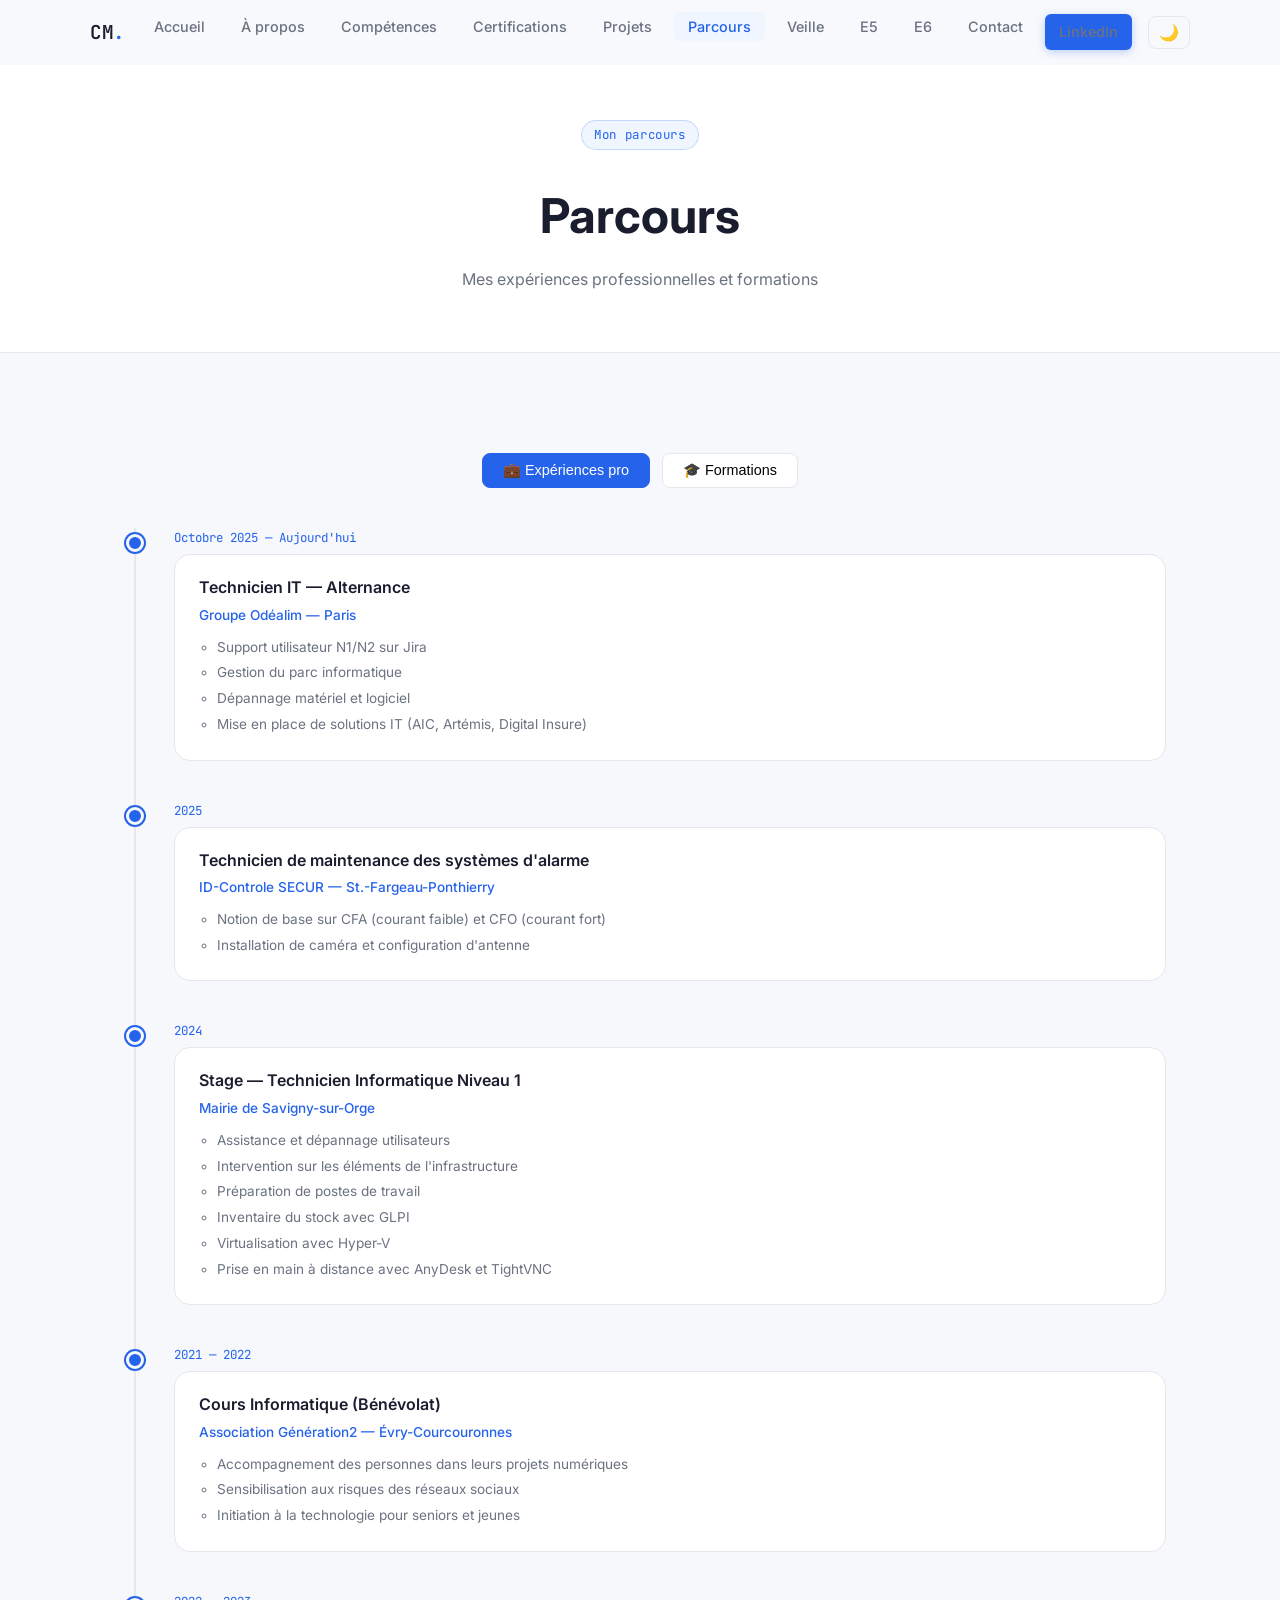
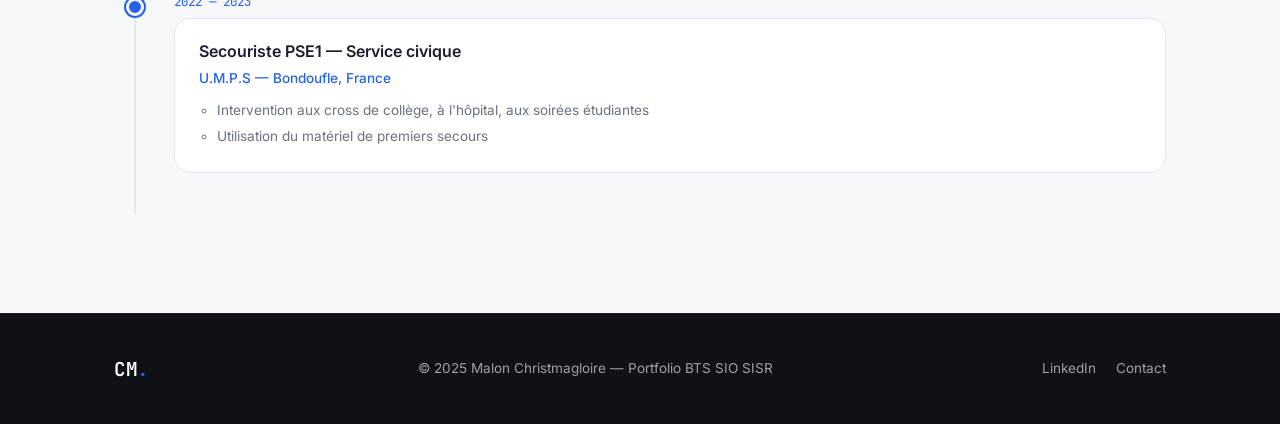
<file: pages/parcours.html>
<!DOCTYPE html>
<html lang="fr">

<head>
    <meta charset="UTF-8" />
    <meta name="viewport" content="width=device-width, initial-scale=1.0" />
    <title>Parcours — Malon Christmagloire</title>
    <link rel="stylesheet" href="../css/style.css" />
    <link
        href="https://fonts.googleapis.com/css2?family=Inter:wght@300;400;500;600;700&family=JetBrains+Mono:wght@400;600&display=swap"
        rel="stylesheet" />
    <style>
        .timeline {
            position: relative;
            padding: 0;
            list-style: none;
        }

        .timeline::before {
            content: '';
            position: absolute;
            left: 20px;
            top: 0;
            bottom: 0;
            width: 2px;
            background: var(--border);
        }

        .timeline-item {
            position: relative;
            padding: 0 0 40px 60px;
        }

        .timeline-item::before {
            content: '';
            position: absolute;
            left: 12px;
            top: 6px;
            width: 18px;
            height: 18px;
            border-radius: 50%;
            background: var(--accent);
            border: 3px solid var(--bg);
            box-shadow: 0 0 0 2px var(--accent);
        }

        .timeline-date {
            font-family: var(--mono);
            font-size: 0.78rem;
            color: var(--accent);
            margin-bottom: 6px;
        }

        .timeline-card {
            background: var(--bg-card);
            border: 1px solid var(--border);
            border-radius: var(--radius-lg);
            padding: 20px 24px;
            transition: box-shadow var(--transition);
        }

        .timeline-card:hover {
            box-shadow: var(--shadow-hover);
        }

        .timeline-card h3 {
            font-size: 1rem;
            font-weight: 600;
            margin-bottom: 4px;
        }

        .timeline-card .org {
            font-size: 0.85rem;
            color: var(--accent);
            font-weight: 500;
            margin-bottom: 10px;
        }

        .timeline-card ul {
            padding-left: 18px;
        }

        .timeline-card ul li {
            font-size: 0.85rem;
            color: var(--text-muted);
            margin-bottom: 4px;
        }

        .section-tabs {
            display: flex;
            gap: 12px;
            margin-bottom: 40px;
            justify-content: center;
        }

        .tab-btn {
            padding: 8px 20px;
            border-radius: 8px;
            border: 1px solid var(--border);
            background: var(--bg-card);
            cursor: pointer;
            font-size: 0.9rem;
            font-weight: 500;
            transition: all var(--transition);
        }

        .tab-btn.active {
            background: var(--accent);
            color: white;
            border-color: var(--accent);
        }
    </style>
</head>

<body>

    <div id="navbar-container"></div>

    <div class="page-hero">
        <div class="container">
            <span class="section-label reveal">Mon parcours</span>
            <h1 class="reveal">Parcours</h1>
            <p class="reveal">Mes expériences professionnelles et formations</p>
        </div>
    </div>

    <section class="section">
        <div class="container">

            <div class="section-tabs reveal">
                <button class="tab-btn active" onclick="showTab('pro', this)">💼 Expériences pro</button>
                <button class="tab-btn" onclick="showTab('formation', this)">🎓 Formations</button>
            </div>

            <!-- EXPÉRIENCES PRO -->
            <div id="tab-pro">
                <ul class="timeline">

                    <li class="timeline-item reveal">
                        <div class="timeline-date">Octobre 2025 — Aujourd'hui</div>
                        <div class="timeline-card">
                            <h3>Technicien IT — Alternance</h3>
                            <div class="org">Groupe Odéalim — Paris</div>
                            <ul>
                                <li>Support utilisateur N1/N2 sur Jira</li>
                                <li>Gestion du parc informatique</li>
                                <li>Dépannage matériel et logiciel</li>
                                <li>Mise en place de solutions IT (AIC, Artémis, Digital Insure)</li>
                            </ul>
                        </div>
                    </li>

                    <li class="timeline-item reveal">
                        <div class="timeline-date">2025</div>
                        <div class="timeline-card">
                            <h3>Technicien de maintenance des systèmes d'alarme</h3>
                            <div class="org">ID-Controle SECUR — St.-Fargeau-Ponthierry</div>
                            <ul>
                                <li>Notion de base sur CFA (courant faible) et CFO (courant fort)</li>
                                <li>Installation de caméra et configuration d'antenne</li>
                            </ul>
                        </div>
                    </li>

                    <li class="timeline-item reveal">
                        <div class="timeline-date">2024</div>
                        <div class="timeline-card">
                            <h3>Stage — Technicien Informatique Niveau 1</h3>
                            <div class="org">Mairie de Savigny-sur-Orge</div>
                            <ul>
                                <li>Assistance et dépannage utilisateurs</li>
                                <li>Intervention sur les éléments de l'infrastructure</li>
                                <li>Préparation de postes de travail</li>
                                <li>Inventaire du stock avec GLPI</li>
                                <li>Virtualisation avec Hyper-V</li>
                                <li>Prise en main à distance avec AnyDesk et TightVNC</li>
                            </ul>
                        </div>
                    </li>

                    <li class="timeline-item reveal">
                        <div class="timeline-date">2021 — 2022</div>
                        <div class="timeline-card">
                            <h3>Cours Informatique (Bénévolat)</h3>
                            <div class="org">Association Génération2 — Évry-Courcouronnes</div>
                            <ul>
                                <li>Accompagnement des personnes dans leurs projets numériques</li>
                                <li>Sensibilisation aux risques des réseaux sociaux</li>
                                <li>Initiation à la technologie pour seniors et jeunes</li>
                            </ul>
                        </div>
                    </li>

                    <li class="timeline-item reveal">
                        <div class="timeline-date">2022 — 2023</div>
                        <div class="timeline-card">
                            <h3>Secouriste PSE1 — Service civique</h3>
                            <div class="org">U.M.P.S — Bondoufle, France</div>
                            <ul>
                                <li>Intervention aux cross de collège, à l'hôpital, aux soirées étudiantes</li>
                                <li>Utilisation du matériel de premiers secours</li>
                            </ul>
                        </div>
                    </li>

                </ul>
            </div>

            <!-- FORMATIONS -->
            <div id="tab-formation" style="display:none;">
                <ul class="timeline">

                    <li class="timeline-item reveal">
                        <div class="timeline-date">Octobre 2025 — 2027</div>
                        <div class="timeline-card">
                            <h3>BTS SIO — Option SISR</h3>
                            <div class="org">APEP SUP — Paris</div>
                            <ul>
                                <li>Solutions d'infrastructure, systèmes et réseaux</li>
                                <li>En alternance chez Groupe Odéalim</li>
                            </ul>
                        </div>
                    </li>

                    <li class="timeline-item reveal">
                        <div class="timeline-date">Mars 2024 — Septembre 2024</div>
                        <div class="timeline-card">
                            <h3>Titre Professionnel TAI</h3>
                            <div class="org">AFCI — Paris 75018</div>
                            <ul>
                                <li>Intervenir sur les équipements numériques</li>
                                <li>Assister et dépanner les utilisateurs</li>
                                <li>Préparer un poste de travail</li>
                                <li>Installer un système d'exploitation</li>
                                <li>Intervenir sur un annuaire réseau Active Directory</li>
                            </ul>
                        </div>
                    </li>

                    <li class="timeline-item reveal">
                        <div class="timeline-date">2022 — 2023</div>
                        <div class="timeline-card">
                            <h3>Pré-graduate Design Graphique</h3>
                            <div class="org">Studi — Online</div>
                            <ul>
                                <li>Illustrator — Photoshop — InDesign</li>
                            </ul>
                        </div>
                    </li>

                    <li class="timeline-item reveal">
                        <div class="timeline-date">2022</div>
                        <div class="timeline-card">
                            <h3>Titre Professionnel Préparateur de commande en entrepôt</h3>
                            <div class="org">Promotrans — Choisy-le-Roi</div>
                            <ul>
                                <li>Utiliser les différents chariots élévateurs</li>
                                <li>Utiliser un PDA</li>
                                <li>Préparer les colis</li>
                            </ul>
                        </div>
                    </li>

                    <li class="timeline-item reveal">
                        <div class="timeline-date">2020 — 2023</div>
                        <div class="timeline-card">
                            <h3>PIX (Certificat)</h3>
                            <div class="org">EDIPE — Brétigny-sur-Orge</div>
                            <ul>
                                <li>Certification des compétences numériques</li>
                            </ul>
                        </div>
                    </li>

                </ul>
            </div>

        </div>
    </section>

    <footer class="footer">
        <div class="container">
            <div class="footer-inner">
                <span class="nav-logo">CM<span class="accent">.</span></span>
                <p>© 2025 Malon Christmagloire — Portfolio BTS SIO SISR</p>
                <div class="footer-links">
                    <a href="https://www.linkedin.com/in/christmagloire-malon-9b377a1b6/" target="_blank">LinkedIn</a>
                    <a href="../index.html#contact">Contact</a>
                </div>
            </div>
        </div>
    </footer>

    <script src="../js/navbar.js"></script>
    <script src="../js/main.js"></script>
    <script>
        function showTab(tab, el) {
            document.getElementById('tab-pro').style.display = tab === 'pro' ? 'block' : 'none';
            document.getElementById('tab-formation').style.display = tab === 'formation' ? 'block' : 'none';
            document.querySelectorAll('.tab-btn').forEach(btn => btn.classList.remove('active'));
            el.classList.add('active');
        }
    </script>
</body>

</html>
</file>
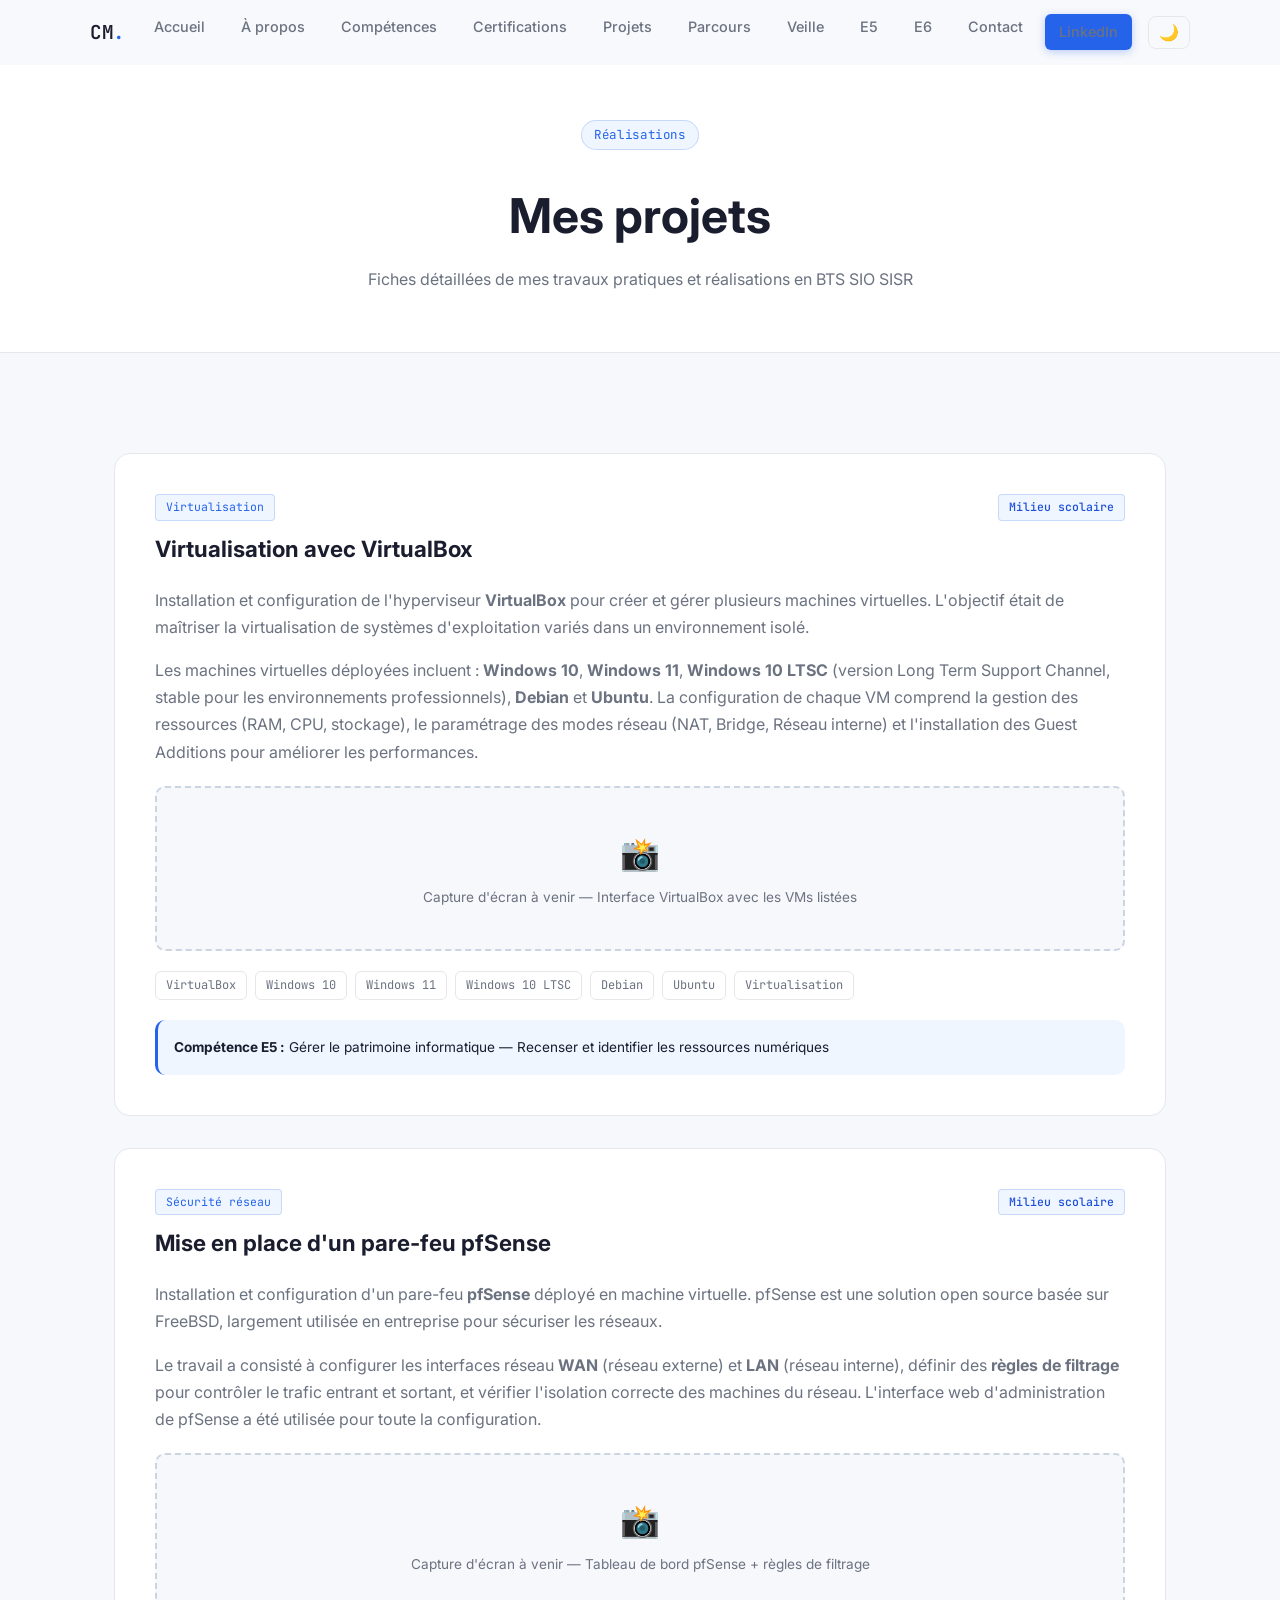
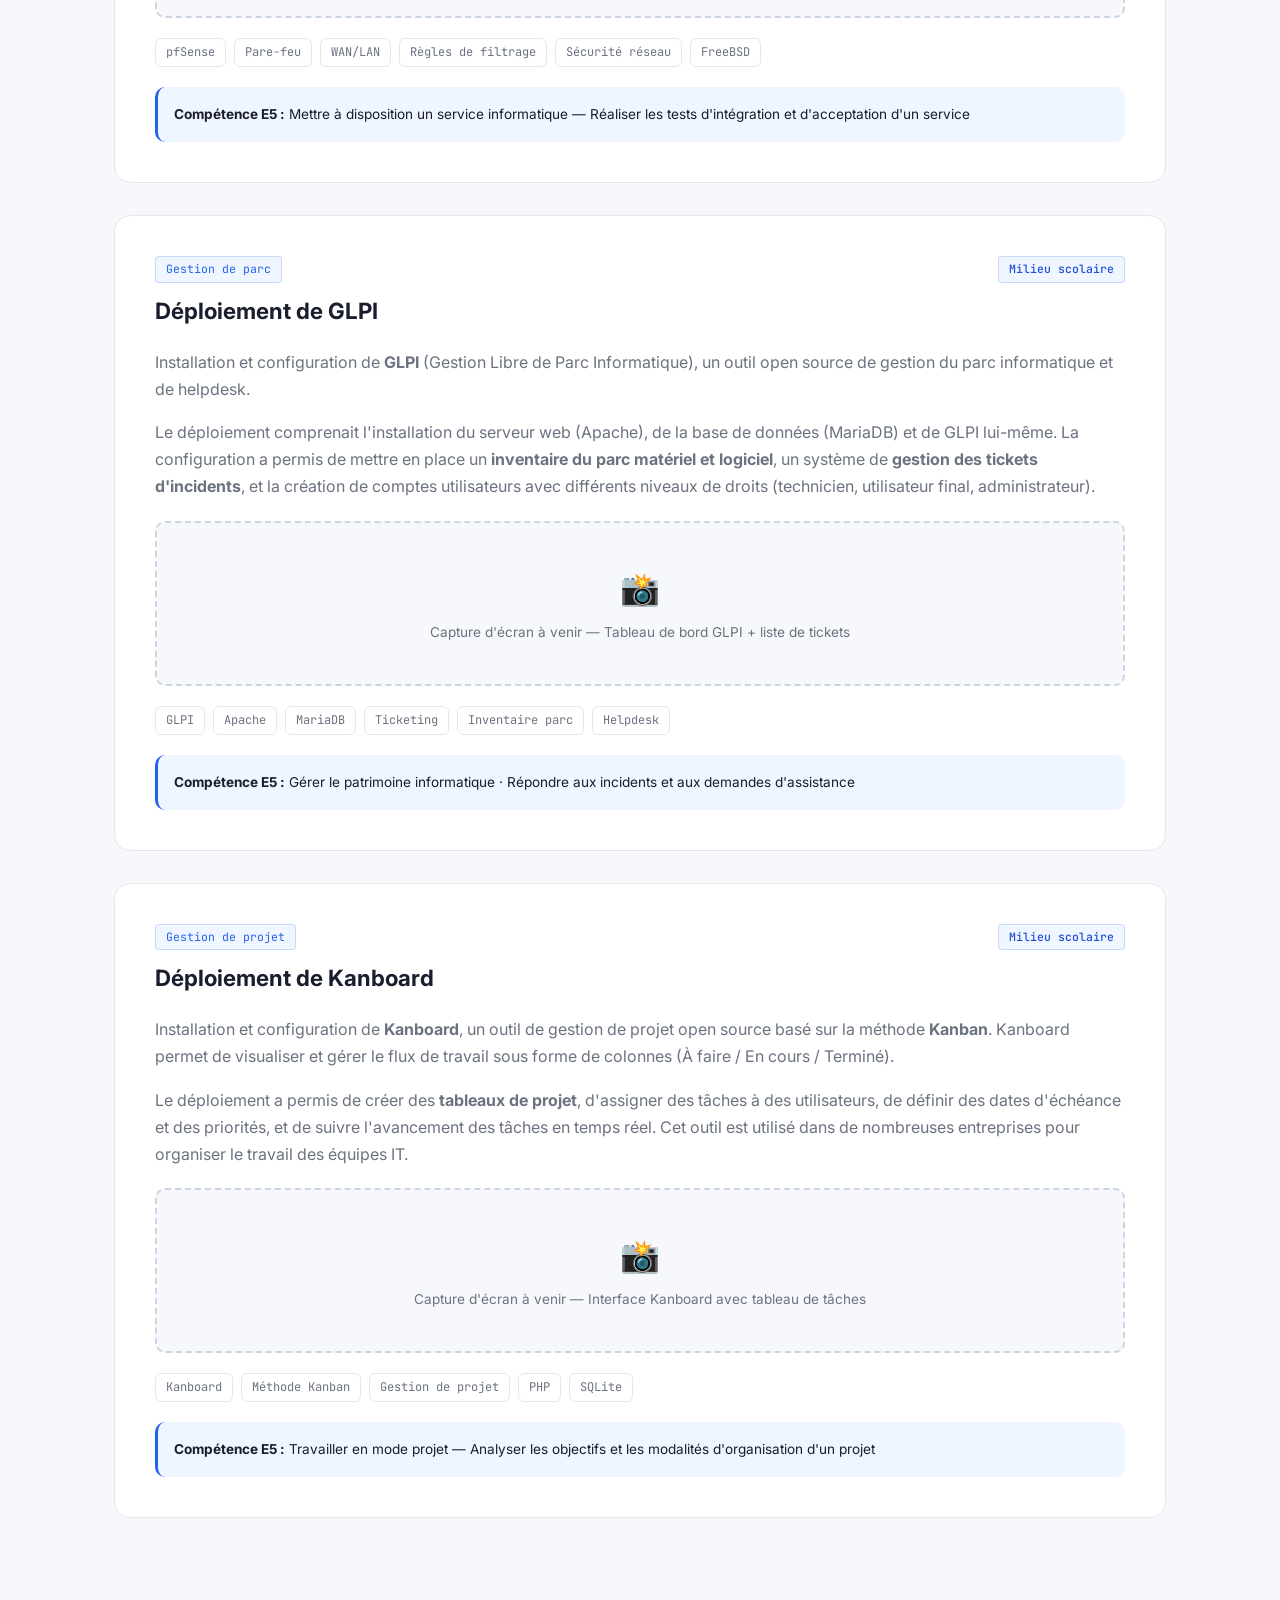
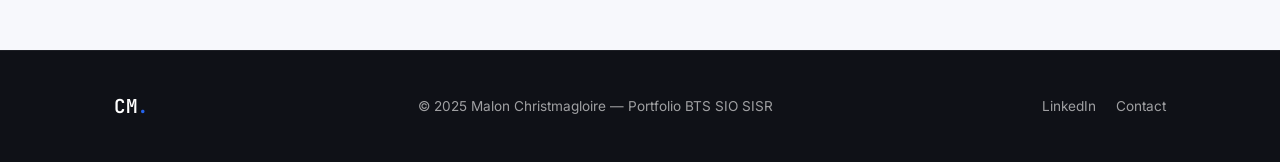
<file: pages/projets.html>
<!DOCTYPE html>
<html lang="fr">
<head>
  <meta charset="UTF-8"/>
  <meta name="viewport" content="width=device-width, initial-scale=1.0"/>
  <title>Projets — Malon Christmagloire</title>
  <link rel="stylesheet" href="../css/style.css"/>
  <link href="https://fonts.googleapis.com/css2?family=Inter:wght@300;400;500;600;700&family=JetBrains+Mono:wght@400;600&display=swap" rel="stylesheet"/>
</head>
<body>

  <div id="navbar-container"></div>

  <div class="page-hero">
    <div class="container">
      <span class="section-label reveal">Réalisations</span>
      <h1 class="reveal">Mes projets</h1>
      <p class="reveal">Fiches détaillées de mes travaux pratiques et réalisations en BTS SIO SISR</p>
    </div>
  </div>

  <section class="section">
    <div class="container">

      <!-- PROJET 1 : VirtualBox -->
      <div class="project-detail reveal" id="virtualbox">
        <div class="project-detail-header">
          <div>
            <div class="project-tag" style="margin-bottom:10px;">Virtualisation</div>
            <h2>Virtualisation avec VirtualBox</h2>
          </div>
          <span class="badge badge-school">Milieu scolaire</span>
        </div>
        <p>
          Installation et configuration de l'hyperviseur <strong>VirtualBox</strong> pour créer 
          et gérer plusieurs machines virtuelles. L'objectif était de maîtriser la virtualisation 
          de systèmes d'exploitation variés dans un environnement isolé.
        </p>
        <p>
          Les machines virtuelles déployées incluent : <strong>Windows 10</strong>, 
          <strong>Windows 11</strong>, <strong>Windows 10 LTSC</strong> (version Long Term 
          Support Channel, stable pour les environnements professionnels), <strong>Debian</strong> 
          et <strong>Ubuntu</strong>. La configuration de chaque VM comprend la gestion des 
          ressources (RAM, CPU, stockage), le paramétrage des modes réseau (NAT, Bridge, 
          Réseau interne) et l'installation des Guest Additions pour améliorer les performances.
        </p>

        <div class="screenshot-placeholder">
          <span>📸</span>
          Capture d'écran à venir — Interface VirtualBox avec les VMs listées
        </div>

        <div class="project-meta">
          <span class="tag">VirtualBox</span>
          <span class="tag">Windows 10</span>
          <span class="tag">Windows 11</span>
          <span class="tag">Windows 10 LTSC</span>
          <span class="tag">Debian</span>
          <span class="tag">Ubuntu</span>
          <span class="tag">Virtualisation</span>
        </div>

        <div style="margin-top: 20px; padding: 16px; background: var(--accent-light); border-radius: var(--radius); border-left: 3px solid var(--accent);">
          <p style="color: var(--text); font-size: 0.85rem; margin: 0;">
            <strong>Compétence E5 :</strong> Gérer le patrimoine informatique — 
            Recenser et identifier les ressources numériques
          </p>
        </div>
      </div>

      <!-- PROJET 2 : pfSense -->
      <div class="project-detail reveal" id="pfsense">
        <div class="project-detail-header">
          <div>
            <div class="project-tag" style="margin-bottom:10px;">Sécurité réseau</div>
            <h2>Mise en place d'un pare-feu pfSense</h2>
          </div>
          <span class="badge badge-school">Milieu scolaire</span>
        </div>
        <p>
          Installation et configuration d'un pare-feu <strong>pfSense</strong> déployé en 
          machine virtuelle. pfSense est une solution open source basée sur FreeBSD, 
          largement utilisée en entreprise pour sécuriser les réseaux.
        </p>
        <p>
          Le travail a consisté à configurer les interfaces réseau <strong>WAN</strong> 
          (réseau externe) et <strong>LAN</strong> (réseau interne), définir des 
          <strong>règles de filtrage</strong> pour contrôler le trafic entrant et sortant, 
          et vérifier l'isolation correcte des machines du réseau. L'interface web d'administration 
          de pfSense a été utilisée pour toute la configuration.
        </p>

        <div class="screenshot-placeholder">
          <span>📸</span>
          Capture d'écran à venir — Tableau de bord pfSense + règles de filtrage
        </div>

        <div class="project-meta">
          <span class="tag">pfSense</span>
          <span class="tag">Pare-feu</span>
          <span class="tag">WAN/LAN</span>
          <span class="tag">Règles de filtrage</span>
          <span class="tag">Sécurité réseau</span>
          <span class="tag">FreeBSD</span>
        </div>

        <div style="margin-top: 20px; padding: 16px; background: var(--accent-light); border-radius: var(--radius); border-left: 3px solid var(--accent);">
          <p style="color: var(--text); font-size: 0.85rem; margin: 0;">
            <strong>Compétence E5 :</strong> Mettre à disposition un service informatique — 
            Réaliser les tests d'intégration et d'acceptation d'un service
          </p>
        </div>
      </div>

      <!-- PROJET 3 : GLPI -->
      <div class="project-detail reveal" id="glpi">
        <div class="project-detail-header">
          <div>
            <div class="project-tag" style="margin-bottom:10px;">Gestion de parc</div>
            <h2>Déploiement de GLPI</h2>
          </div>
          <span class="badge badge-school">Milieu scolaire</span>
        </div>
        <p>
          Installation et configuration de <strong>GLPI</strong> (Gestion Libre de Parc 
          Informatique), un outil open source de gestion du parc informatique et de helpdesk.
        </p>
        <p>
          Le déploiement comprenait l'installation du serveur web (Apache), de la base de 
          données (MariaDB) et de GLPI lui-même. La configuration a permis de mettre en place 
          un <strong>inventaire du parc matériel et logiciel</strong>, un système de 
          <strong>gestion des tickets d'incidents</strong>, et la création de comptes 
          utilisateurs avec différents niveaux de droits (technicien, utilisateur final, administrateur).
        </p>

        <div class="screenshot-placeholder">
          <span>📸</span>
          Capture d'écran à venir — Tableau de bord GLPI + liste de tickets
        </div>

        <div class="project-meta">
          <span class="tag">GLPI</span>
          <span class="tag">Apache</span>
          <span class="tag">MariaDB</span>
          <span class="tag">Ticketing</span>
          <span class="tag">Inventaire parc</span>
          <span class="tag">Helpdesk</span>
        </div>

        <div style="margin-top: 20px; padding: 16px; background: var(--accent-light); border-radius: var(--radius); border-left: 3px solid var(--accent);">
          <p style="color: var(--text); font-size: 0.85rem; margin: 0;">
            <strong>Compétence E5 :</strong> Gérer le patrimoine informatique · 
            Répondre aux incidents et aux demandes d'assistance
          </p>
        </div>
      </div>

      <!-- PROJET 4 : Kanboard -->
      <div class="project-detail reveal" id="kanboard">
        <div class="project-detail-header">
          <div>
            <div class="project-tag" style="margin-bottom:10px;">Gestion de projet</div>
            <h2>Déploiement de Kanboard</h2>
          </div>
          <span class="badge badge-school">Milieu scolaire</span>
        </div>
        <p>
          Installation et configuration de <strong>Kanboard</strong>, un outil de gestion 
          de projet open source basé sur la méthode <strong>Kanban</strong>. 
          Kanboard permet de visualiser et gérer le flux de travail sous forme de colonnes 
          (À faire / En cours / Terminé).
        </p>
        <p>
          Le déploiement a permis de créer des <strong>tableaux de projet</strong>, 
          d'assigner des tâches à des utilisateurs, de définir des dates d'échéance et 
          des priorités, et de suivre l'avancement des tâches en temps réel. 
          Cet outil est utilisé dans de nombreuses entreprises pour organiser le travail 
          des équipes IT.
        </p>

        <div class="screenshot-placeholder">
          <span>📸</span>
          Capture d'écran à venir — Interface Kanboard avec tableau de tâches
        </div>

        <div class="project-meta">
          <span class="tag">Kanboard</span>
          <span class="tag">Méthode Kanban</span>
          <span class="tag">Gestion de projet</span>
          <span class="tag">PHP</span>
          <span class="tag">SQLite</span>
        </div>

        <div style="margin-top: 20px; padding: 16px; background: var(--accent-light); border-radius: var(--radius); border-left: 3px solid var(--accent);">
          <p style="color: var(--text); font-size: 0.85rem; margin: 0;">
            <strong>Compétence E5 :</strong> Travailler en mode projet — 
            Analyser les objectifs et les modalités d'organisation d'un projet
          </p>
        </div>
      </div>

    </div>
  </section>

  <footer class="footer">
    <div class="container">
      <div class="footer-inner">
        <span class="nav-logo">CM<span class="accent">.</span></span>
        <p>© 2025 Malon Christmagloire — Portfolio BTS SIO SISR</p>
        <div class="footer-links">
          <a href="https://www.linkedin.com/in/christmagloire-malon-9b377a1b6/" target="_blank">LinkedIn</a>
          <a href="contact.html">Contact</a>
        </div>
      </div>
    </div>
  </footer>

  <script src="../js/main.js"></script>
  <script src="../js/navbar.js"></script>
</body>
</html>
</file>
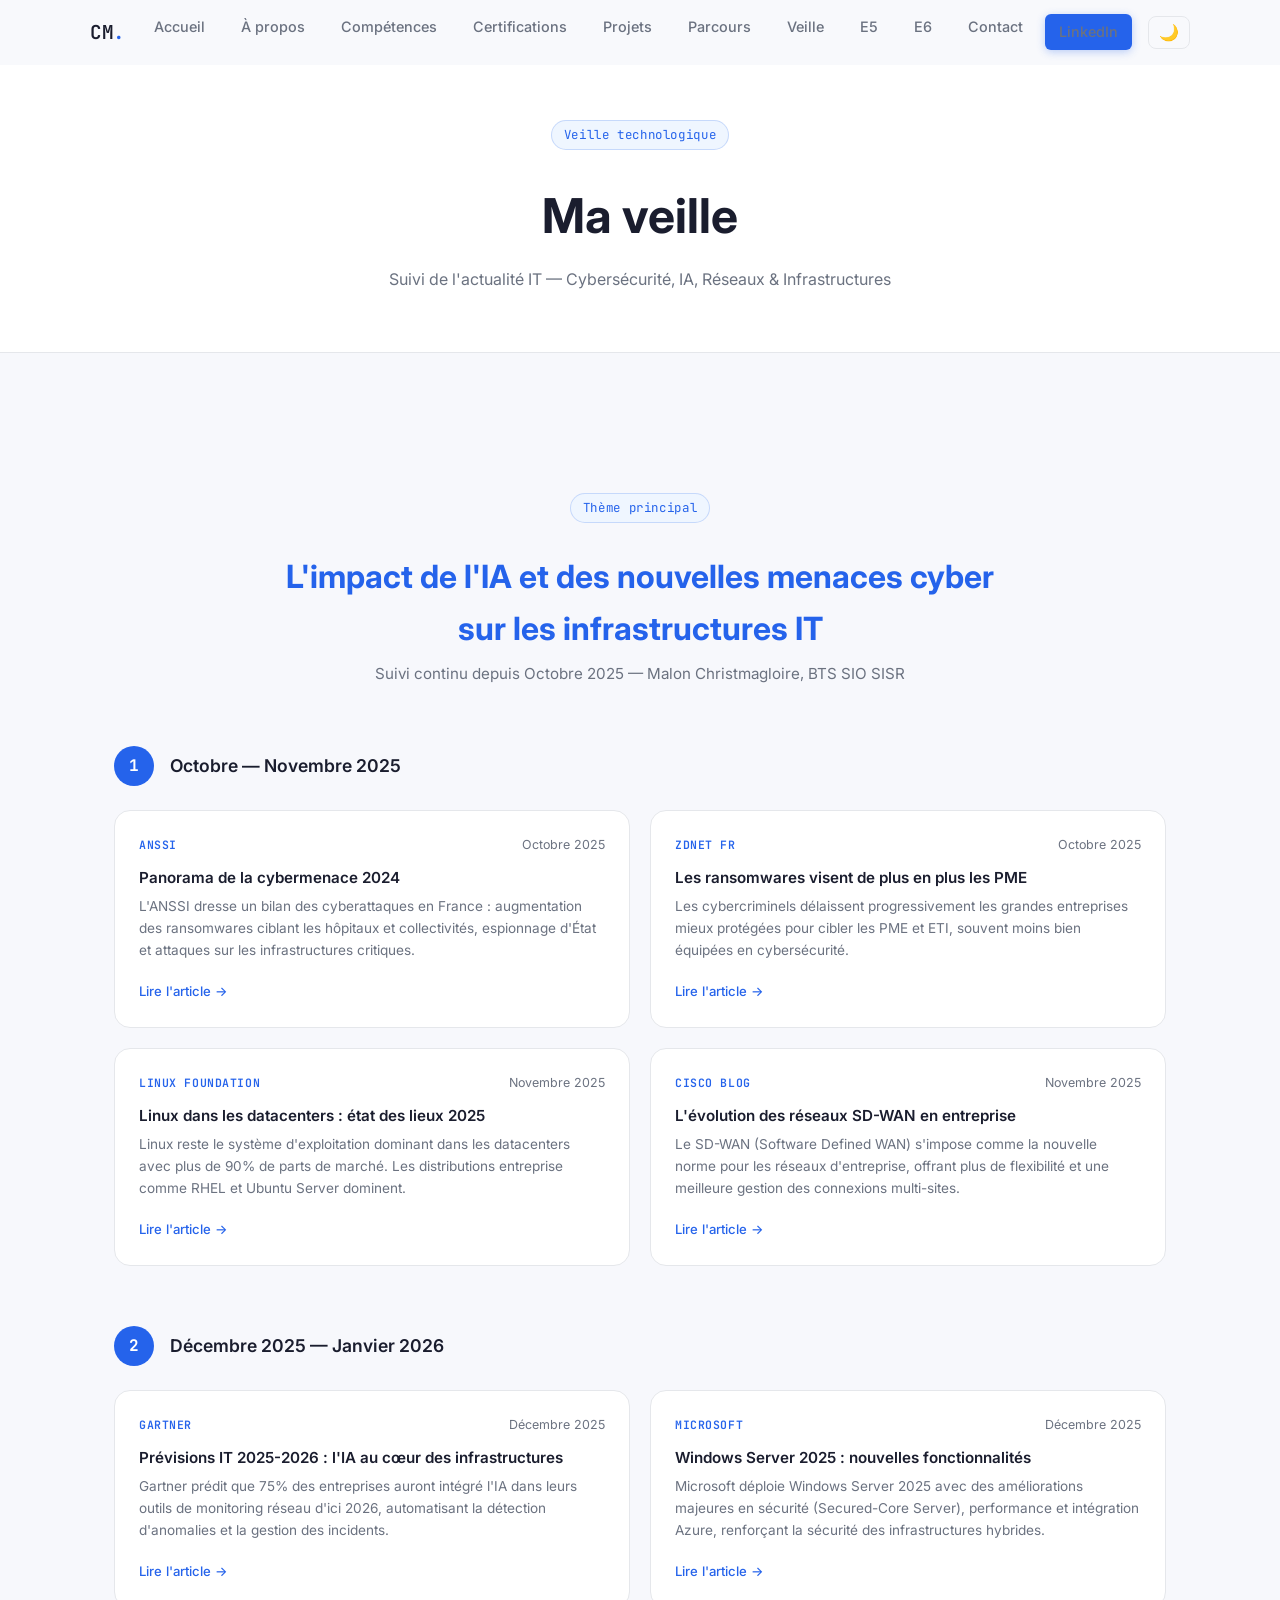
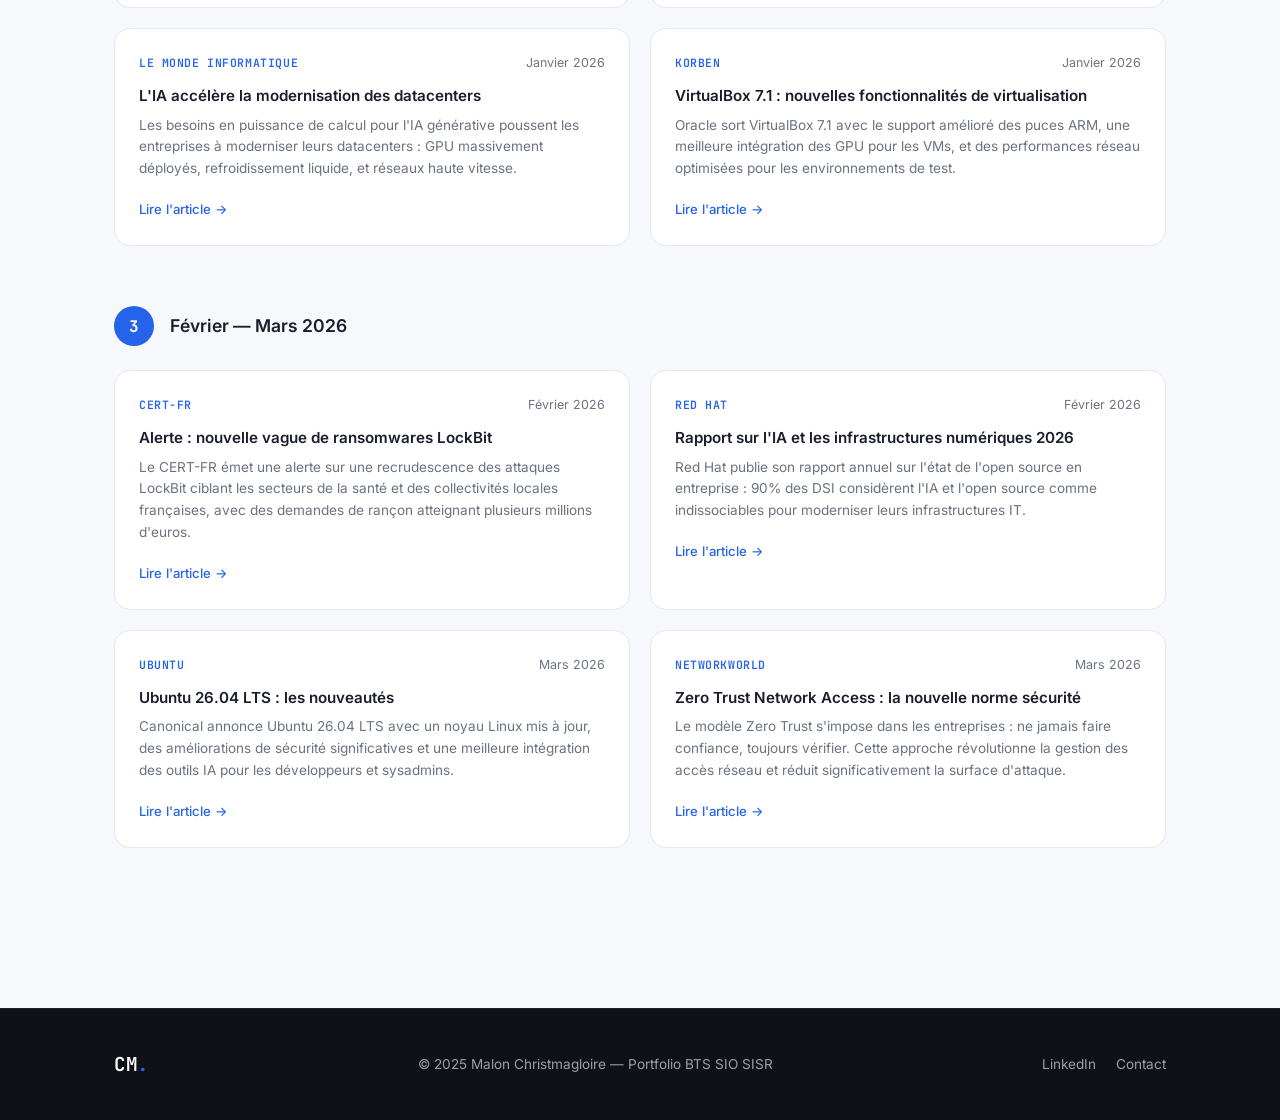
<file: pages/veille.html>
<!DOCTYPE html>
<html lang="fr">
<head>
  <meta charset="UTF-8"/>
  <meta name="viewport" content="width=device-width, initial-scale=1.0"/>
  <title>Veille — Malon Christmagloire</title>
  <link rel="stylesheet" href="../css/style.css"/>
  <link href="https://fonts.googleapis.com/css2?family=Inter:wght@300;400;500;600;700&family=JetBrains+Mono:wght@400;600&display=swap" rel="stylesheet"/>
  <style>
    .veille-hero {
      text-align: center;
      padding: 40px 0 60px;
    }
    .veille-hero h2 {
      font-size: clamp(1.4rem, 2.5vw, 2rem);
      font-weight: 700;
      color: var(--accent);
      margin: 12px 0 8px;
    }
    .veille-hero p {
      color: var(--text-muted);
      font-size: 0.95rem;
    }
    .periode-block {
      margin-bottom: 60px;
    }
    .periode-header {
      display: flex;
      align-items: center;
      gap: 16px;
      margin-bottom: 24px;
    }
    .periode-num {
      width: 40px; height: 40px;
      border-radius: 50%;
      background: var(--accent);
      color: white;
      display: flex;
      align-items: center;
      justify-content: center;
      font-weight: 700;
      font-family: var(--mono);
      flex-shrink: 0;
    }
    .periode-label {
      font-size: 1.1rem;
      font-weight: 600;
      color: var(--text);
    }
    .articles-grid {
      display: grid;
      grid-template-columns: repeat(2, 1fr);
      gap: 20px;
    }
    .article-card {
      background: var(--bg-card);
      border: 1px solid var(--border);
      border-radius: var(--radius-lg);
      padding: 24px;
      transition: box-shadow var(--transition), border-color var(--transition);
    }
    .article-card:hover {
      box-shadow: var(--shadow-hover);
      border-color: var(--accent);
    }
    .article-meta {
      display: flex;
      justify-content: space-between;
      align-items: center;
      margin-bottom: 12px;
    }
    .article-source {
      font-family: var(--mono);
      font-size: 0.72rem;
      color: var(--accent);
      font-weight: 600;
      letter-spacing: 0.05em;
    }
    .article-date {
      font-size: 0.78rem;
      color: var(--text-muted);
    }
    .article-card h3 {
      font-size: 0.95rem;
      font-weight: 600;
      margin-bottom: 8px;
      line-height: 1.4;
    }
    .article-card p {
      font-size: 0.85rem;
      color: var(--text-muted);
      line-height: 1.6;
      margin-bottom: 16px;
    }
    .article-link {
      font-size: 0.82rem;
      color: var(--accent);
      font-weight: 500;
      display: inline-flex;
      align-items: center;
      gap: 4px;
    }
    .article-link:hover { text-decoration: underline; }
    @media (max-width: 700px) {
      .articles-grid { grid-template-columns: 1fr; }
    }
  </style>
</head>
<body>

  <div id="navbar-container"></div>

  <div class="page-hero">
    <div class="container">
      <span class="section-label reveal">Veille technologique</span>
      <h1 class="reveal">Ma veille</h1>
      <p class="reveal">Suivi de l'actualité IT — Cybersécurité, IA, Réseaux & Infrastructures</p>
    </div>
  </div>

  <section class="section">
    <div class="container">

      <div class="veille-hero reveal">
        <span class="section-label">Thème principal</span>
        <h2>L'impact de l'IA et des nouvelles menaces cyber<br>sur les infrastructures IT</h2>
        <p>Suivi continu depuis Octobre 2025 — Malon Christmagloire, BTS SIO SISR</p>
      </div>

      <!-- PÉRIODE 1 -->
      <div class="periode-block reveal">
        <div class="periode-header">
          <div class="periode-num">1</div>
          <span class="periode-label">Octobre — Novembre 2025</span>
        </div>
        <div class="articles-grid">

          <div class="article-card">
            <div class="article-meta">
              <span class="article-source">ANSSI</span>
              <span class="article-date">Octobre 2025</span>
            </div>
            <h3>Panorama de la cybermenace 2024</h3>
            <p>L'ANSSI dresse un bilan des cyberattaques en France : augmentation des ransomwares ciblant les hôpitaux et collectivités, espionnage d'État et attaques sur les infrastructures critiques.</p>
            <a href="https://www.cert.ssi.gouv.fr/" target="_blank" class="article-link">Lire l'article →</a>
          </div>

          <div class="article-card">
            <div class="article-meta">
              <span class="article-source">ZDNET FR</span>
              <span class="article-date">Octobre 2025</span>
            </div>
            <h3>Les ransomwares visent de plus en plus les PME</h3>
            <p>Les cybercriminels délaissent progressivement les grandes entreprises mieux protégées pour cibler les PME et ETI, souvent moins bien équipées en cybersécurité.</p>
            <a href="https://www.zdnet.fr/" target="_blank" class="article-link">Lire l'article →</a>
          </div>

          <div class="article-card">
            <div class="article-meta">
              <span class="article-source">LINUX FOUNDATION</span>
              <span class="article-date">Novembre 2025</span>
            </div>
            <h3>Linux dans les datacenters : état des lieux 2025</h3>
            <p>Linux reste le système d'exploitation dominant dans les datacenters avec plus de 90% de parts de marché. Les distributions entreprise comme RHEL et Ubuntu Server dominent.</p>
            <a href="https://www.linuxfoundation.org/" target="_blank" class="article-link">Lire l'article →</a>
          </div>

          <div class="article-card">
            <div class="article-meta">
              <span class="article-source">CISCO BLOG</span>
              <span class="article-date">Novembre 2025</span>
            </div>
            <h3>L'évolution des réseaux SD-WAN en entreprise</h3>
            <p>Le SD-WAN (Software Defined WAN) s'impose comme la nouvelle norme pour les réseaux d'entreprise, offrant plus de flexibilité et une meilleure gestion des connexions multi-sites.</p>
            <a href="https://blogs.cisco.com/" target="_blank" class="article-link">Lire l'article →</a>
          </div>

        </div>
      </div>

      <!-- PÉRIODE 2 -->
      <div class="periode-block reveal">
        <div class="periode-header">
          <div class="periode-num">2</div>
          <span class="periode-label">Décembre 2025 — Janvier 2026</span>
        </div>
        <div class="articles-grid">

          <div class="article-card">
            <div class="article-meta">
              <span class="article-source">GARTNER</span>
              <span class="article-date">Décembre 2025</span>
            </div>
            <h3>Prévisions IT 2025-2026 : l'IA au cœur des infrastructures</h3>
            <p>Gartner prédit que 75% des entreprises auront intégré l'IA dans leurs outils de monitoring réseau d'ici 2026, automatisant la détection d'anomalies et la gestion des incidents.</p>
            <a href="https://www.gartner.com/" target="_blank" class="article-link">Lire l'article →</a>
          </div>

          <div class="article-card">
            <div class="article-meta">
              <span class="article-source">MICROSOFT</span>
              <span class="article-date">Décembre 2025</span>
            </div>
            <h3>Windows Server 2025 : nouvelles fonctionnalités</h3>
            <p>Microsoft déploie Windows Server 2025 avec des améliorations majeures en sécurité (Secured-Core Server), performance et intégration Azure, renforçant la sécurité des infrastructures hybrides.</p>
            <a href="https://www.microsoft.com/fr-fr/windows-server" target="_blank" class="article-link">Lire l'article →</a>
          </div>

          <div class="article-card">
            <div class="article-meta">
              <span class="article-source">LE MONDE INFORMATIQUE</span>
              <span class="article-date">Janvier 2026</span>
            </div>
            <h3>L'IA accélère la modernisation des datacenters</h3>
            <p>Les besoins en puissance de calcul pour l'IA générative poussent les entreprises à moderniser leurs datacenters : GPU massivement déployés, refroidissement liquide, et réseaux haute vitesse.</p>
            <a href="https://www.lemondeinformatique.fr/" target="_blank" class="article-link">Lire l'article →</a>
          </div>

          <div class="article-card">
            <div class="article-meta">
              <span class="article-source">KORBEN</span>
              <span class="article-date">Janvier 2026</span>
            </div>
            <h3>VirtualBox 7.1 : nouvelles fonctionnalités de virtualisation</h3>
            <p>Oracle sort VirtualBox 7.1 avec le support amélioré des puces ARM, une meilleure intégration des GPU pour les VMs, et des performances réseau optimisées pour les environnements de test.</p>
            <a href="https://korben.info/" target="_blank" class="article-link">Lire l'article →</a>
          </div>

        </div>
      </div>

      <!-- PÉRIODE 3 -->
      <div class="periode-block reveal">
        <div class="periode-header">
          <div class="periode-num">3</div>
          <span class="periode-label">Février — Mars 2026</span>
        </div>
        <div class="articles-grid">

          <div class="article-card">
            <div class="article-meta">
              <span class="article-source">CERT-FR</span>
              <span class="article-date">Février 2026</span>
            </div>
            <h3>Alerte : nouvelle vague de ransomwares LockBit</h3>
            <p>Le CERT-FR émet une alerte sur une recrudescence des attaques LockBit ciblant les secteurs de la santé et des collectivités locales françaises, avec des demandes de rançon atteignant plusieurs millions d'euros.</p>
            <a href="https://www.cert.ssi.gouv.fr/" target="_blank" class="article-link">Lire l'article →</a>
          </div>

          <div class="article-card">
            <div class="article-meta">
              <span class="article-source">RED HAT</span>
              <span class="article-date">Février 2026</span>
            </div>
            <h3>Rapport sur l'IA et les infrastructures numériques 2026</h3>
            <p>Red Hat publie son rapport annuel sur l'état de l'open source en entreprise : 90% des DSI considèrent l'IA et l'open source comme indissociables pour moderniser leurs infrastructures IT.</p>
            <a href="https://www.redhat.com/fr" target="_blank" class="article-link">Lire l'article →</a>
          </div>

          <div class="article-card">
            <div class="article-meta">
              <span class="article-source">UBUNTU</span>
              <span class="article-date">Mars 2026</span>
            </div>
            <h3>Ubuntu 26.04 LTS : les nouveautés</h3>
            <p>Canonical annonce Ubuntu 26.04 LTS avec un noyau Linux mis à jour, des améliorations de sécurité significatives et une meilleure intégration des outils IA pour les développeurs et sysadmins.</p>
            <a href="https://ubuntu.com/" target="_blank" class="article-link">Lire l'article →</a>
          </div>

          <div class="article-card">
            <div class="article-meta">
              <span class="article-source">NETWORKWORLD</span>
              <span class="article-date">Mars 2026</span>
            </div>
            <h3>Zero Trust Network Access : la nouvelle norme sécurité</h3>
            <p>Le modèle Zero Trust s'impose dans les entreprises : ne jamais faire confiance, toujours vérifier. Cette approche révolutionne la gestion des accès réseau et réduit significativement la surface d'attaque.</p>
            <a href="https://www.networkworld.com/" target="_blank" class="article-link">Lire l'article →</a>
          </div>

        </div>
      </div>

    </div>
  </section>

  <footer class="footer">
    <div class="container">
      <div class="footer-inner">
        <span class="nav-logo">CM<span class="accent">.</span></span>
        <p>© 2025 Malon Christmagloire — Portfolio BTS SIO SISR</p>
        <div class="footer-links">
          <a href="https://www.linkedin.com/in/christmagloire-malon-9b377a1b6/" target="_blank">LinkedIn</a>
          <a href="../index.html#contact">Contact</a>
        </div>
      </div>
    </div>
  </footer>

  <script src="../js/navbar.js"></script>
  <script src="../js/main.js"></script>
</body>
</html>
</file>
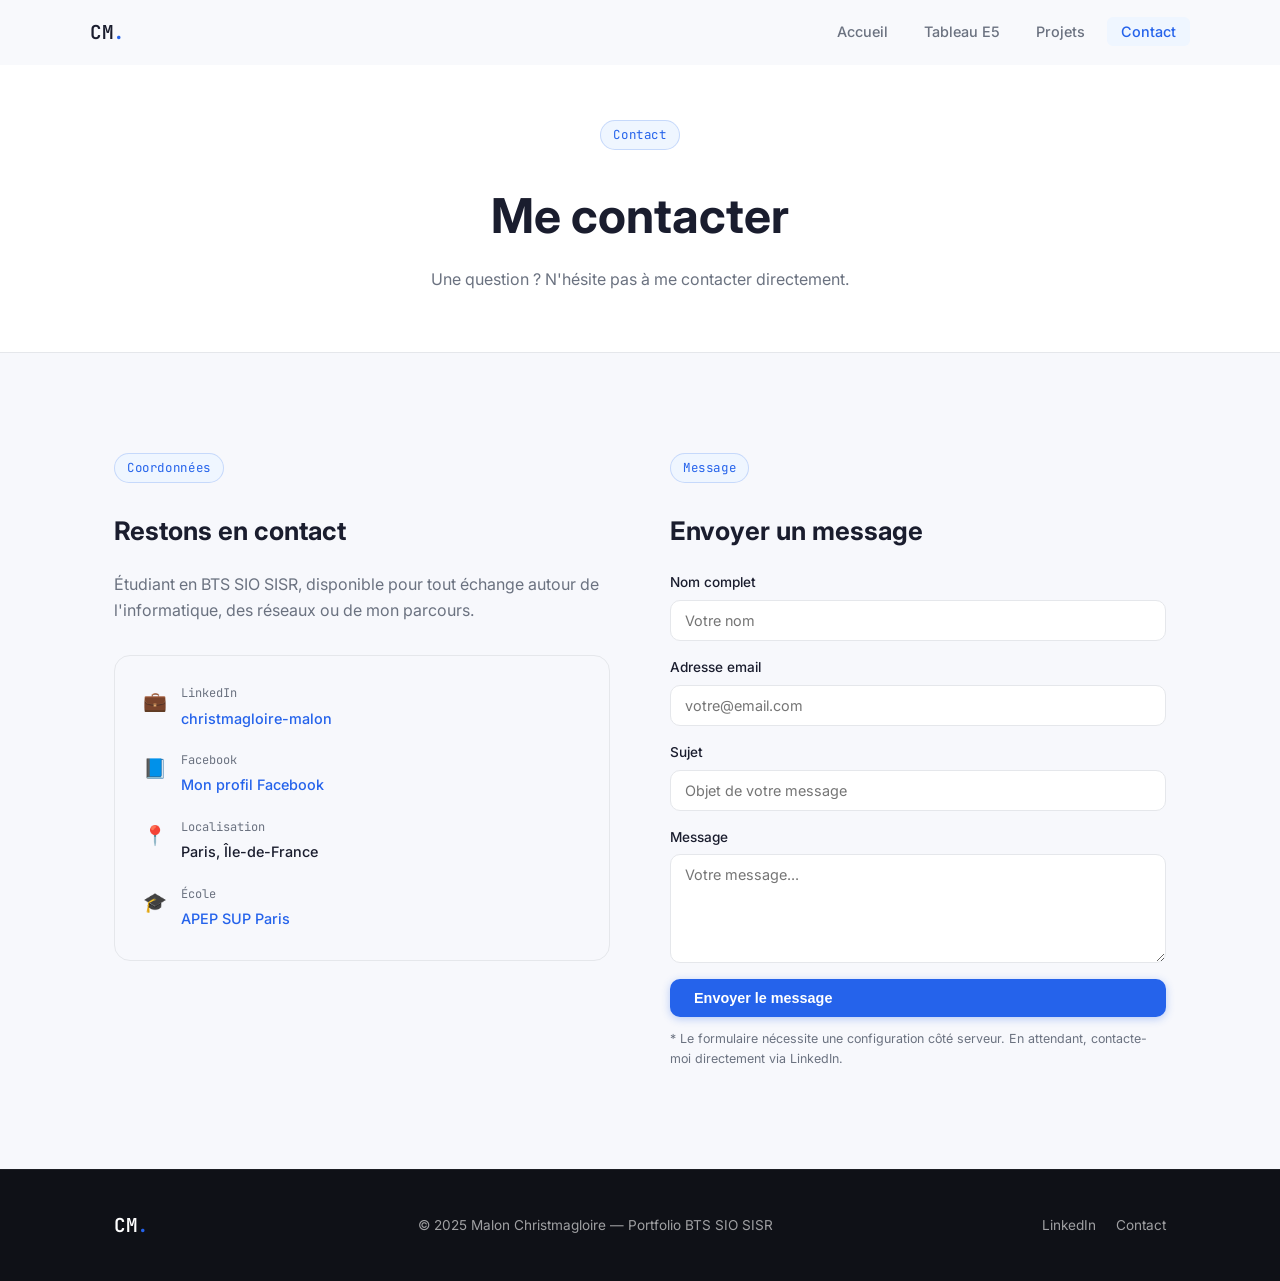
<file: portfolio/pages/contact.html>
<!DOCTYPE html>
<html lang="fr">
<head>
  <meta charset="UTF-8"/>
  <meta name="viewport" content="width=device-width, initial-scale=1.0"/>
  <title>Contact — Malon Christmagloire</title>
  <link rel="stylesheet" href="../css/style.css"/>
  <link href="https://fonts.googleapis.com/css2?family=Inter:wght@300;400;500;600;700&family=JetBrains+Mono:wght@400;600&display=swap" rel="stylesheet"/>
</head>
<body>

  <nav class="navbar" id="navbar">
    <div class="nav-inner">
      <a href="../index.html" class="nav-logo">CM<span class="accent">.</span></a>
      <ul class="nav-links">
        <li><a href="../index.html">Accueil</a></li>
        <li><a href="e5.html">Tableau E5</a></li>
        <li><a href="projets.html">Projets</a></li>
        <li><a href="contact.html" class="active">Contact</a></li>
      </ul>
      <button class="burger" id="burger" aria-label="Menu">
        <span></span><span></span><span></span>
      </button>
    </div>
  </nav>

  <div class="page-hero">
    <div class="container">
      <span class="section-label reveal">Contact</span>
      <h1 class="reveal">Me contacter</h1>
      <p class="reveal">Une question ? N'hésite pas à me contacter directement.</p>
    </div>
  </div>

  <section class="section">
    <div class="container">
      <div class="contact-grid">

        <div class="reveal">
          <span class="section-label">Coordonnées</span>
          <h2 style="margin: 12px 0 20px; font-size: 1.6rem;">Restons en contact</h2>
          <p style="color: var(--text-muted); margin-bottom: 32px;">
            Étudiant en BTS SIO SISR, disponible pour tout échange 
            autour de l'informatique, des réseaux ou de mon parcours.
          </p>

          <div class="info-card">
            <div class="info-row">
              <span class="info-icon">💼</span>
              <div>
                <span class="info-title">LinkedIn</span>
                <a href="https://www.linkedin.com/in/christmagloire-malon-9b377a1b6/" target="_blank" class="info-link">
                  christmagloire-malon
                </a>
              </div>
            </div>
            <div class="info-row">
              <span class="info-icon">📘</span>
              <div>
                <span class="info-title">Facebook</span>
                <a href="https://www.facebook.com/share/18LydXCJAA/?mibextid=wwXIfr" target="_blank" class="info-link">
                  Mon profil Facebook
                </a>
              </div>
            </div>
            <div class="info-row">
              <span class="info-icon">📍</span>
              <div>
                <span class="info-title">Localisation</span>
                <span class="info-val">Paris, Île-de-France</span>
              </div>
            </div>
            <div class="info-row">
              <span class="info-icon">🎓</span>
              <div>
                <span class="info-title">École</span>
                <a href="https://www.apepsup.com/" target="_blank" class="info-link">APEP SUP Paris</a>
              </div>
            </div>
          </div>
        </div>

        <div class="reveal">
          <span class="section-label">Message</span>
          <h2 style="margin: 12px 0 20px; font-size: 1.6rem;">Envoyer un message</h2>
          <form class="contact-form" onsubmit="handleSubmit(event)">
            <div class="form-group">
              <label for="name">Nom complet</label>
              <input type="text" id="name" placeholder="Votre nom" required/>
            </div>
            <div class="form-group">
              <label for="email">Adresse email</label>
              <input type="email" id="email" placeholder="votre@email.com" required/>
            </div>
            <div class="form-group">
              <label for="subject">Sujet</label>
              <input type="text" id="subject" placeholder="Objet de votre message"/>
            </div>
            <div class="form-group">
              <label for="message">Message</label>
              <textarea id="message" rows="5" placeholder="Votre message..." required></textarea>
            </div>
            <button type="submit" class="btn btn-primary">Envoyer le message</button>
          </form>
          <p style="font-size:0.78rem; color: var(--text-muted); margin-top: 12px;">
            * Le formulaire nécessite une configuration côté serveur. En attendant, 
            contacte-moi directement via LinkedIn.
          </p>
        </div>

      </div>
    </div>
  </section>

  <footer class="footer">
    <div class="container">
      <div class="footer-inner">
        <span class="nav-logo">CM<span class="accent">.</span></span>
        <p>© 2025 Malon Christmagloire — Portfolio BTS SIO SISR</p>
        <div class="footer-links">
          <a href="https://www.linkedin.com/in/christmagloire-malon-9b377a1b6/" target="_blank">LinkedIn</a>
          <a href="contact.html">Contact</a>
        </div>
      </div>
    </div>
  </footer>

  <script src="../js/main.js"></script>
  <script>
    function handleSubmit(e) {
      e.preventDefault();
      alert('Formulaire non encore configuré. Contacte-moi via LinkedIn !');
    }
  </script>
</body>
</html>
</file>
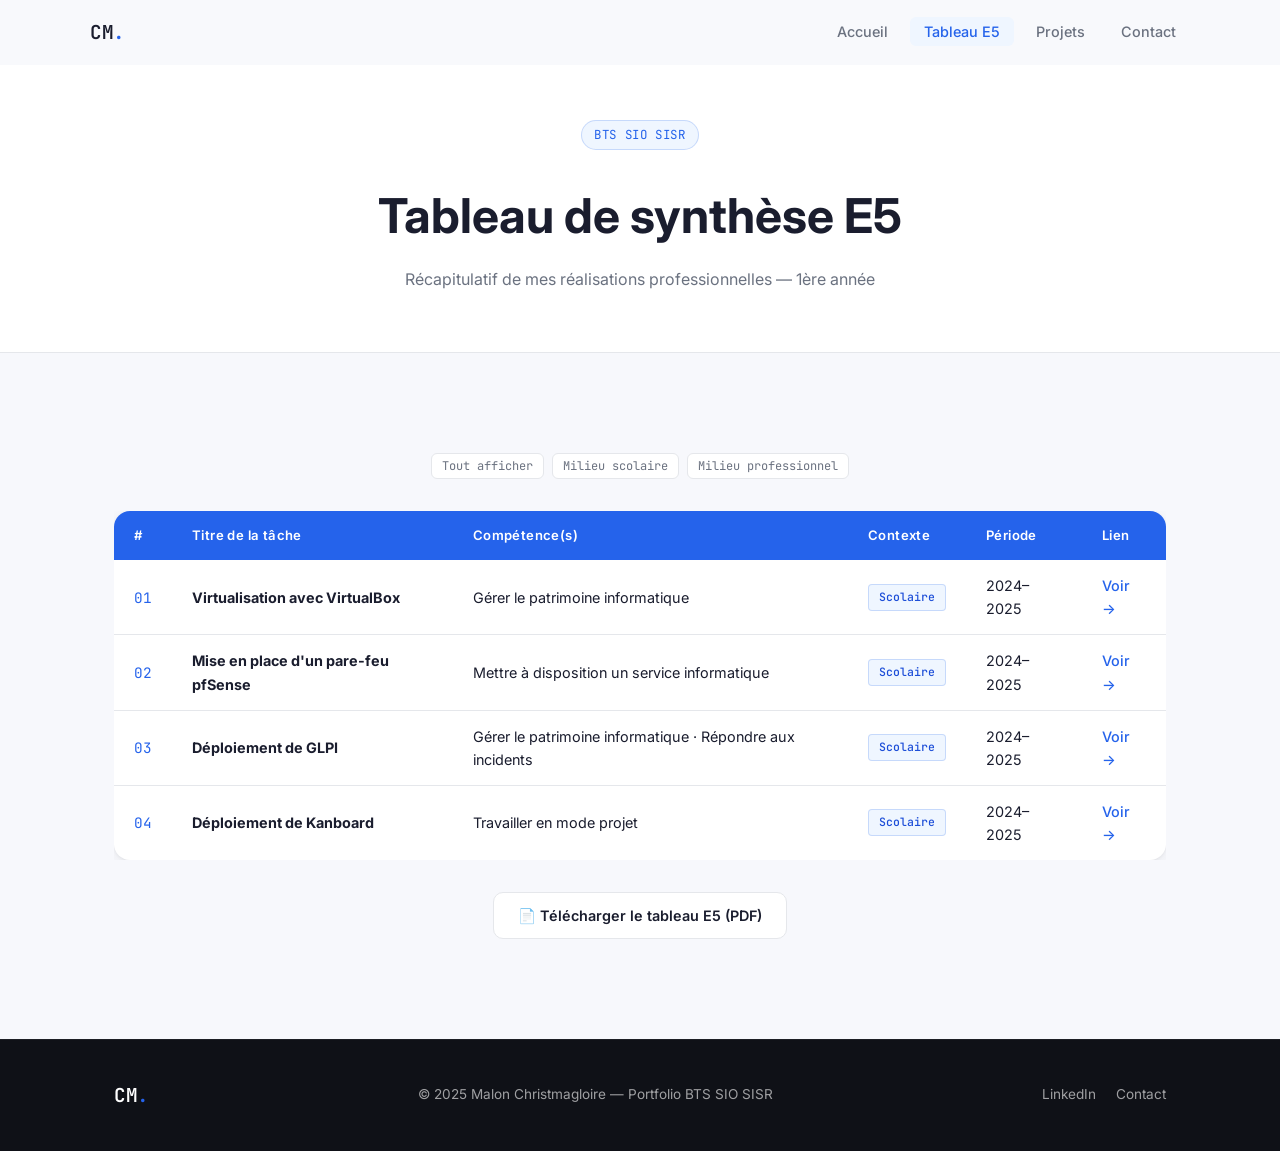
<file: portfolio/pages/e5.html>
<!DOCTYPE html>
<html lang="fr">
<head>
  <meta charset="UTF-8"/>
  <meta name="viewport" content="width=device-width, initial-scale=1.0"/>
  <title>Tableau E5 — Malon Christmagloire</title>
  <link rel="stylesheet" href="../css/style.css"/>
  <link href="https://fonts.googleapis.com/css2?family=Inter:wght@300;400;500;600;700&family=JetBrains+Mono:wght@400;600&display=swap" rel="stylesheet"/>
</head>
<body>

  <nav class="navbar" id="navbar">
    <div class="nav-inner">
      <a href="../index.html" class="nav-logo">CM<span class="accent">.</span></a>
      <ul class="nav-links">
        <li><a href="../index.html">Accueil</a></li>
        <li><a href="e5.html" class="active">Tableau E5</a></li>
        <li><a href="projets.html">Projets</a></li>
        <li><a href="contact.html">Contact</a></li>
      </ul>
      <button class="burger" id="burger" aria-label="Menu">
        <span></span><span></span><span></span>
      </button>
    </div>
  </nav>

  <div class="page-hero">
    <div class="container">
      <span class="section-label reveal">BTS SIO SISR</span>
      <h1 class="reveal">Tableau de synthèse E5</h1>
      <p class="reveal">Récapitulatif de mes réalisations professionnelles — 1ère année</p>
    </div>
  </div>

  <section class="section">
    <div class="container">

      <!-- Filtres -->
      <div class="hero-stack reveal" style="margin-bottom: 32px; justify-content: center;">
        <button class="tag filter-btn active" data-filter="all">Tout afficher</button>
        <button class="tag filter-btn" data-filter="school">Milieu scolaire</button>
        <button class="tag filter-btn" data-filter="pro">Milieu professionnel</button>
      </div>

      <div class="e5-table-wrap reveal">
        <table class="e5-table">
          <thead>
            <tr>
              <th>#</th>
              <th>Titre de la tâche</th>
              <th>Compétence(s)</th>
              <th>Contexte</th>
              <th>Période</th>
              <th>Lien</th>
            </tr>
          </thead>
          <tbody>
            <tr data-context="school">
              <td><span style="font-family:var(--mono);color:var(--accent);">01</span></td>
              <td><strong>Virtualisation avec VirtualBox</strong></td>
              <td>Gérer le patrimoine informatique</td>
              <td><span class="badge badge-school">Scolaire</span></td>
              <td>2024–2025</td>
              <td><a href="projets.html#virtualbox">Voir →</a></td>
            </tr>
            <tr data-context="school">
              <td><span style="font-family:var(--mono);color:var(--accent);">02</span></td>
              <td><strong>Mise en place d'un pare-feu pfSense</strong></td>
              <td>Mettre à disposition un service informatique</td>
              <td><span class="badge badge-school">Scolaire</span></td>
              <td>2024–2025</td>
              <td><a href="projets.html#pfsense">Voir →</a></td>
            </tr>
            <tr data-context="school">
              <td><span style="font-family:var(--mono);color:var(--accent);">03</span></td>
              <td><strong>Déploiement de GLPI</strong></td>
              <td>Gérer le patrimoine informatique · Répondre aux incidents</td>
              <td><span class="badge badge-school">Scolaire</span></td>
              <td>2024–2025</td>
              <td><a href="projets.html#glpi">Voir →</a></td>
            </tr>
            <tr data-context="school">
              <td><span style="font-family:var(--mono);color:var(--accent);">04</span></td>
              <td><strong>Déploiement de Kanboard</strong></td>
              <td>Travailler en mode projet</td>
              <td><span class="badge badge-school">Scolaire</span></td>
              <td>2024–2025</td>
              <td><a href="projets.html#kanboard">Voir →</a></td>
            </tr>
          </tbody>
        </table>
      </div>

      <div class="center reveal" style="margin-top: 32px;">
        <a href="../docs/tableau-e5.pdf" class="btn btn-ghost" download>
          📄 Télécharger le tableau E5 (PDF)
        </a>
      </div>

    </div>
  </section>

  <footer class="footer">
    <div class="container">
      <div class="footer-inner">
        <span class="nav-logo">CM<span class="accent">.</span></span>
        <p>© 2025 Malon Christmagloire — Portfolio BTS SIO SISR</p>
        <div class="footer-links">
          <a href="https://www.linkedin.com/in/christmagloire-malon-9b377a1b6/" target="_blank">LinkedIn</a>
          <a href="contact.html">Contact</a>
        </div>
      </div>
    </div>
  </footer>

  <script src="../js/main.js"></script>
  <script>
    // Filtre du tableau E5
    document.querySelectorAll('.filter-btn').forEach(btn => {
      btn.addEventListener('click', () => {
        document.querySelectorAll('.filter-btn').forEach(b => b.classList.remove('active'));
        btn.classList.add('active');
        const filter = btn.dataset.filter;
        document.querySelectorAll('.e5-table tbody tr').forEach(row => {
          row.style.display = (filter === 'all' || row.dataset.context === filter) ? '' : 'none';
        });
      });
    });
  </script>
</body>
</html>
</file>
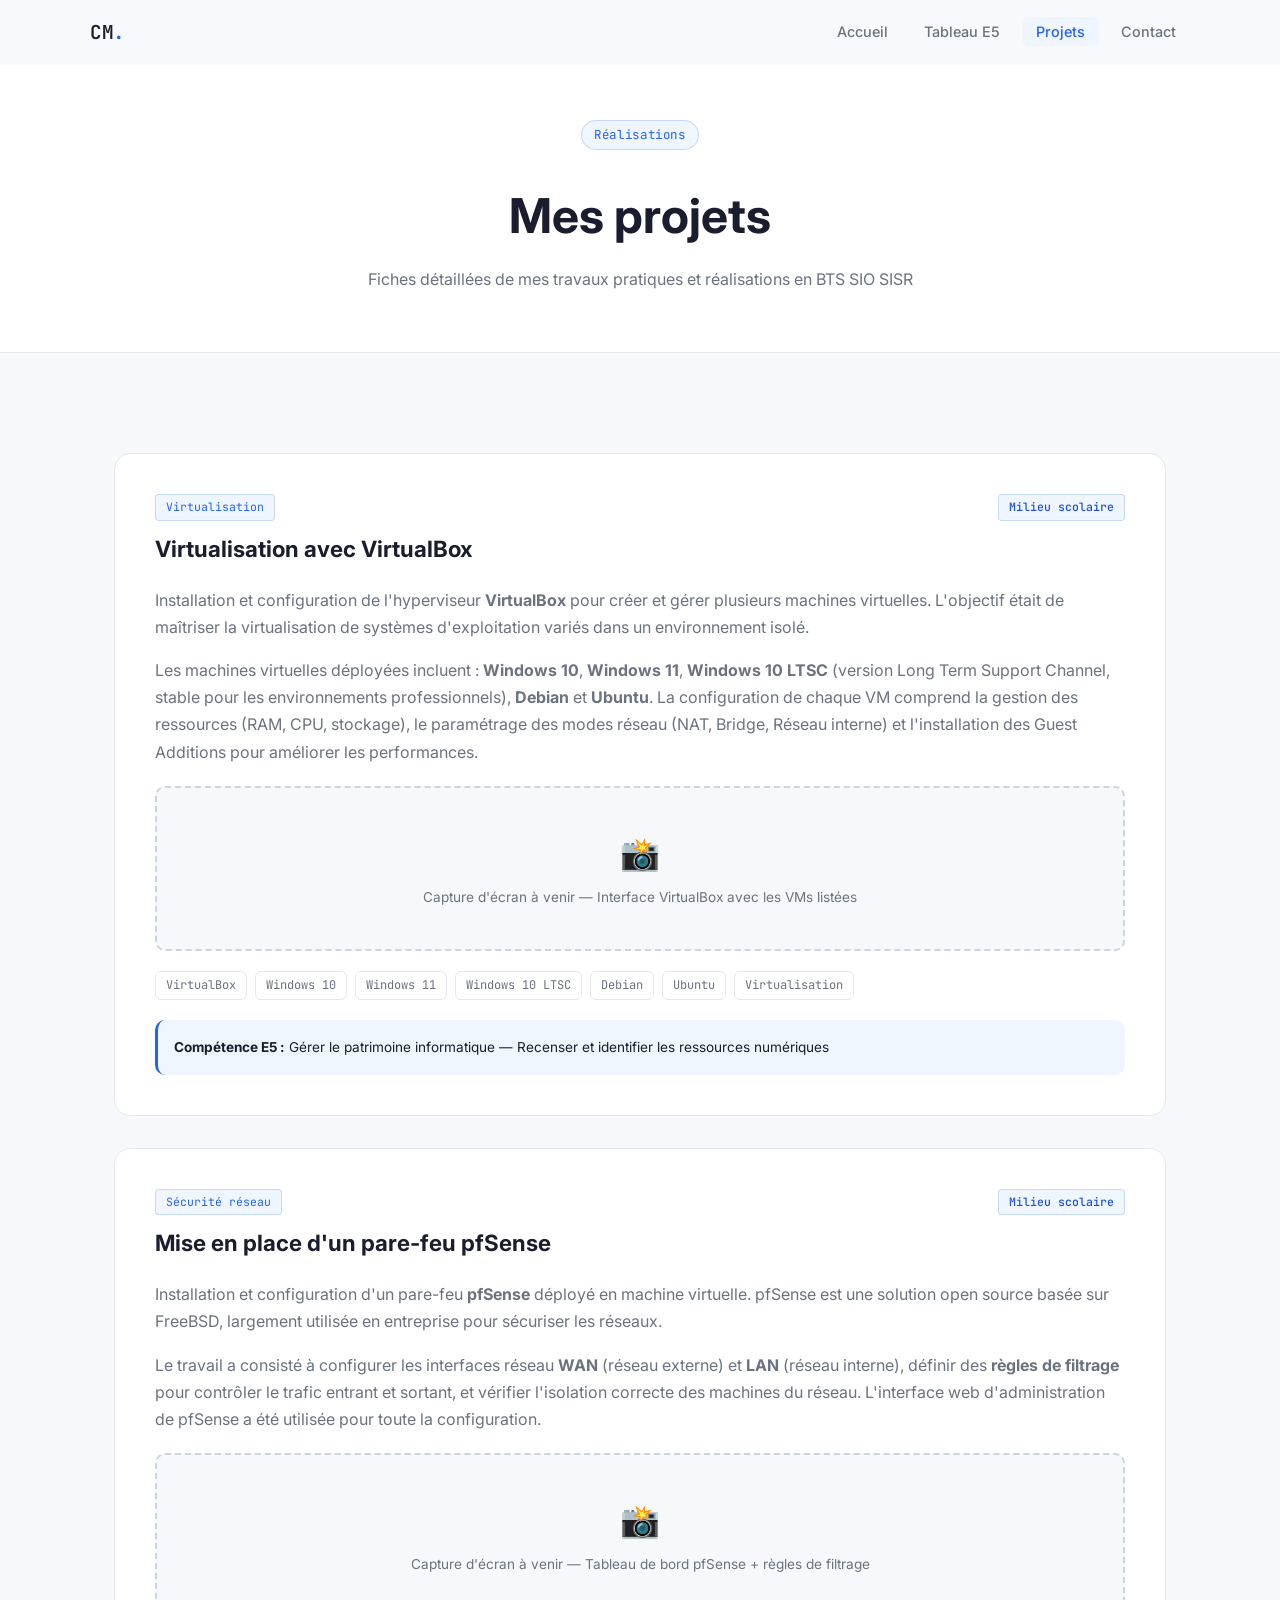
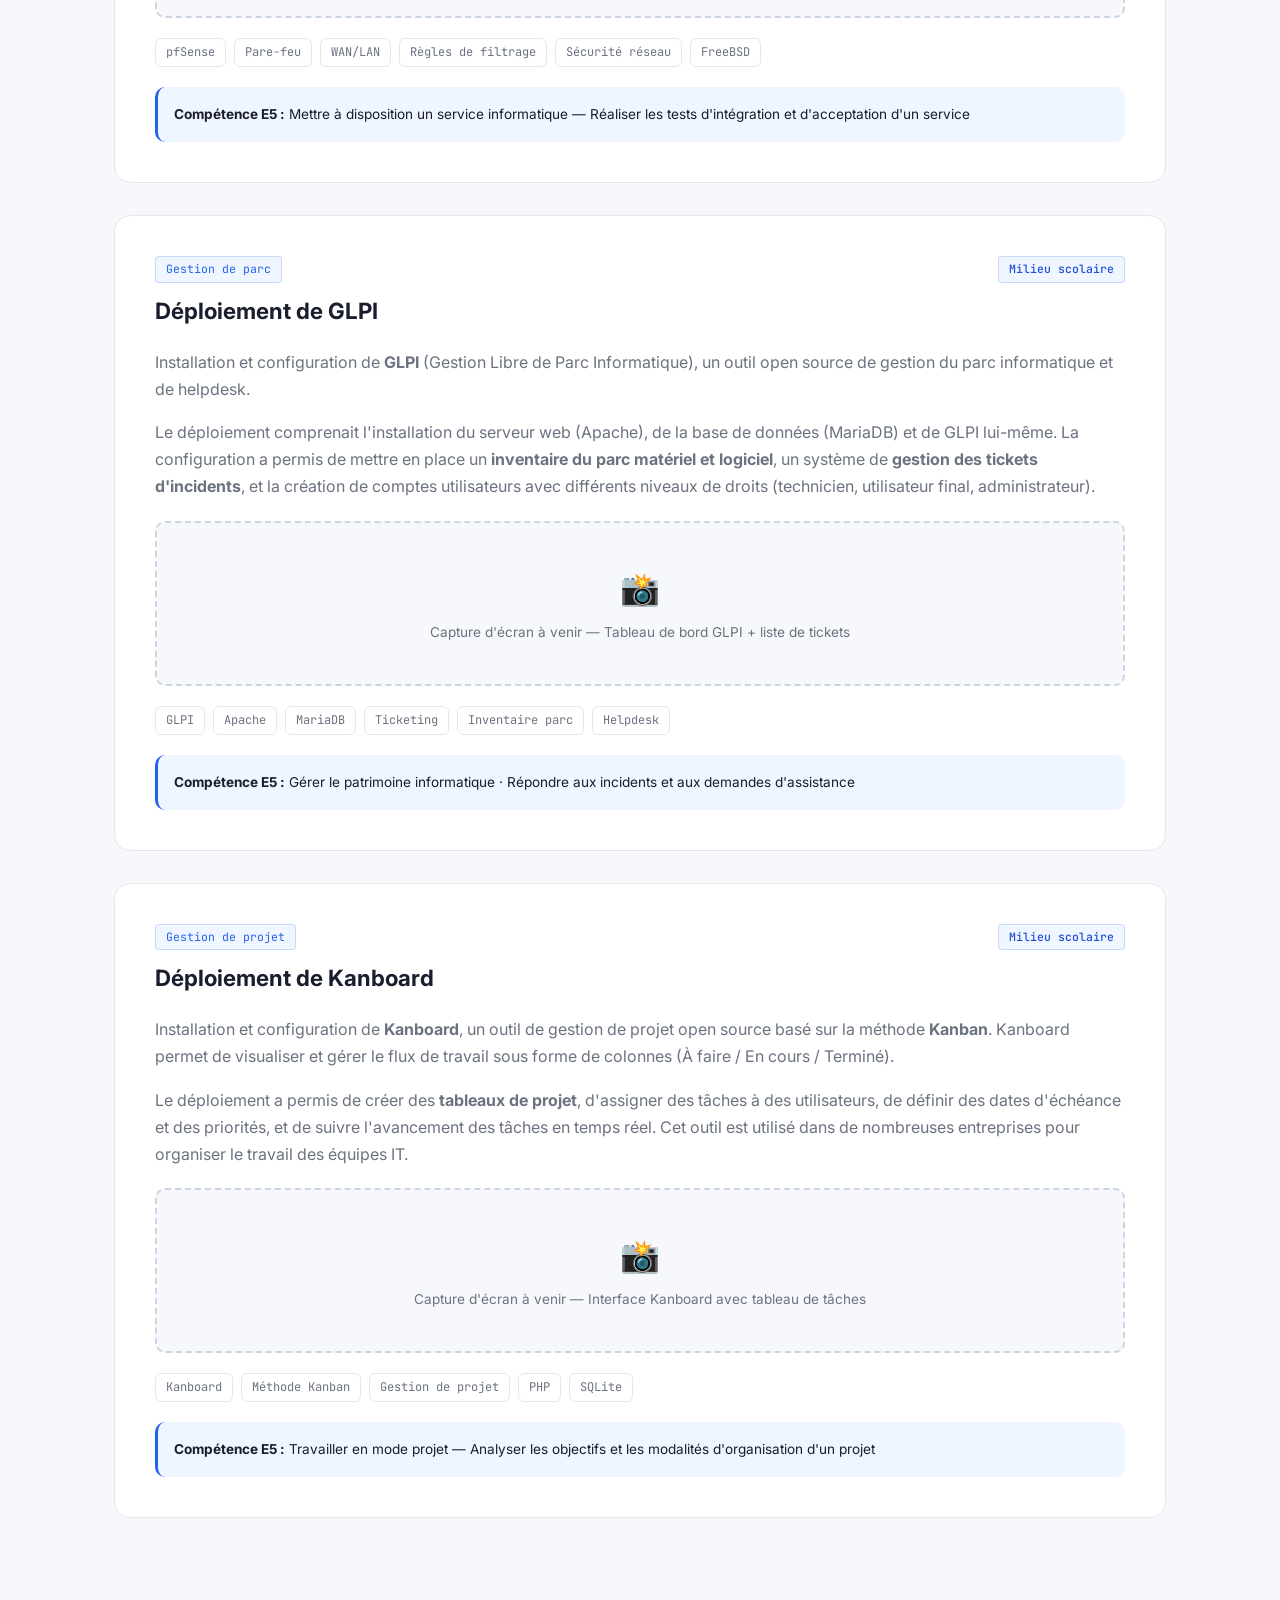
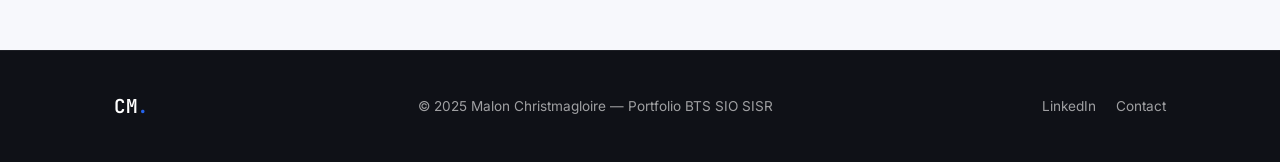
<file: portfolio/pages/projets.html>
<!DOCTYPE html>
<html lang="fr">
<head>
  <meta charset="UTF-8"/>
  <meta name="viewport" content="width=device-width, initial-scale=1.0"/>
  <title>Projets — Malon Christmagloire</title>
  <link rel="stylesheet" href="../css/style.css"/>
  <link href="https://fonts.googleapis.com/css2?family=Inter:wght@300;400;500;600;700&family=JetBrains+Mono:wght@400;600&display=swap" rel="stylesheet"/>
</head>
<body>

  <nav class="navbar" id="navbar">
    <div class="nav-inner">
      <a href="../index.html" class="nav-logo">CM<span class="accent">.</span></a>
      <ul class="nav-links">
        <li><a href="../index.html">Accueil</a></li>
        <li><a href="e5.html">Tableau E5</a></li>
        <li><a href="projets.html" class="active">Projets</a></li>
        <li><a href="contact.html">Contact</a></li>
      </ul>
      <button class="burger" id="burger" aria-label="Menu">
        <span></span><span></span><span></span>
      </button>
    </div>
  </nav>

  <div class="page-hero">
    <div class="container">
      <span class="section-label reveal">Réalisations</span>
      <h1 class="reveal">Mes projets</h1>
      <p class="reveal">Fiches détaillées de mes travaux pratiques et réalisations en BTS SIO SISR</p>
    </div>
  </div>

  <section class="section">
    <div class="container">

      <!-- PROJET 1 : VirtualBox -->
      <div class="project-detail reveal" id="virtualbox">
        <div class="project-detail-header">
          <div>
            <div class="project-tag" style="margin-bottom:10px;">Virtualisation</div>
            <h2>Virtualisation avec VirtualBox</h2>
          </div>
          <span class="badge badge-school">Milieu scolaire</span>
        </div>
        <p>
          Installation et configuration de l'hyperviseur <strong>VirtualBox</strong> pour créer 
          et gérer plusieurs machines virtuelles. L'objectif était de maîtriser la virtualisation 
          de systèmes d'exploitation variés dans un environnement isolé.
        </p>
        <p>
          Les machines virtuelles déployées incluent : <strong>Windows 10</strong>, 
          <strong>Windows 11</strong>, <strong>Windows 10 LTSC</strong> (version Long Term 
          Support Channel, stable pour les environnements professionnels), <strong>Debian</strong> 
          et <strong>Ubuntu</strong>. La configuration de chaque VM comprend la gestion des 
          ressources (RAM, CPU, stockage), le paramétrage des modes réseau (NAT, Bridge, 
          Réseau interne) et l'installation des Guest Additions pour améliorer les performances.
        </p>

        <div class="screenshot-placeholder">
          <span>📸</span>
          Capture d'écran à venir — Interface VirtualBox avec les VMs listées
        </div>

        <div class="project-meta">
          <span class="tag">VirtualBox</span>
          <span class="tag">Windows 10</span>
          <span class="tag">Windows 11</span>
          <span class="tag">Windows 10 LTSC</span>
          <span class="tag">Debian</span>
          <span class="tag">Ubuntu</span>
          <span class="tag">Virtualisation</span>
        </div>

        <div style="margin-top: 20px; padding: 16px; background: var(--accent-light); border-radius: var(--radius); border-left: 3px solid var(--accent);">
          <p style="color: var(--text); font-size: 0.85rem; margin: 0;">
            <strong>Compétence E5 :</strong> Gérer le patrimoine informatique — 
            Recenser et identifier les ressources numériques
          </p>
        </div>
      </div>

      <!-- PROJET 2 : pfSense -->
      <div class="project-detail reveal" id="pfsense">
        <div class="project-detail-header">
          <div>
            <div class="project-tag" style="margin-bottom:10px;">Sécurité réseau</div>
            <h2>Mise en place d'un pare-feu pfSense</h2>
          </div>
          <span class="badge badge-school">Milieu scolaire</span>
        </div>
        <p>
          Installation et configuration d'un pare-feu <strong>pfSense</strong> déployé en 
          machine virtuelle. pfSense est une solution open source basée sur FreeBSD, 
          largement utilisée en entreprise pour sécuriser les réseaux.
        </p>
        <p>
          Le travail a consisté à configurer les interfaces réseau <strong>WAN</strong> 
          (réseau externe) et <strong>LAN</strong> (réseau interne), définir des 
          <strong>règles de filtrage</strong> pour contrôler le trafic entrant et sortant, 
          et vérifier l'isolation correcte des machines du réseau. L'interface web d'administration 
          de pfSense a été utilisée pour toute la configuration.
        </p>

        <div class="screenshot-placeholder">
          <span>📸</span>
          Capture d'écran à venir — Tableau de bord pfSense + règles de filtrage
        </div>

        <div class="project-meta">
          <span class="tag">pfSense</span>
          <span class="tag">Pare-feu</span>
          <span class="tag">WAN/LAN</span>
          <span class="tag">Règles de filtrage</span>
          <span class="tag">Sécurité réseau</span>
          <span class="tag">FreeBSD</span>
        </div>

        <div style="margin-top: 20px; padding: 16px; background: var(--accent-light); border-radius: var(--radius); border-left: 3px solid var(--accent);">
          <p style="color: var(--text); font-size: 0.85rem; margin: 0;">
            <strong>Compétence E5 :</strong> Mettre à disposition un service informatique — 
            Réaliser les tests d'intégration et d'acceptation d'un service
          </p>
        </div>
      </div>

      <!-- PROJET 3 : GLPI -->
      <div class="project-detail reveal" id="glpi">
        <div class="project-detail-header">
          <div>
            <div class="project-tag" style="margin-bottom:10px;">Gestion de parc</div>
            <h2>Déploiement de GLPI</h2>
          </div>
          <span class="badge badge-school">Milieu scolaire</span>
        </div>
        <p>
          Installation et configuration de <strong>GLPI</strong> (Gestion Libre de Parc 
          Informatique), un outil open source de gestion du parc informatique et de helpdesk.
        </p>
        <p>
          Le déploiement comprenait l'installation du serveur web (Apache), de la base de 
          données (MariaDB) et de GLPI lui-même. La configuration a permis de mettre en place 
          un <strong>inventaire du parc matériel et logiciel</strong>, un système de 
          <strong>gestion des tickets d'incidents</strong>, et la création de comptes 
          utilisateurs avec différents niveaux de droits (technicien, utilisateur final, administrateur).
        </p>

        <div class="screenshot-placeholder">
          <span>📸</span>
          Capture d'écran à venir — Tableau de bord GLPI + liste de tickets
        </div>

        <div class="project-meta">
          <span class="tag">GLPI</span>
          <span class="tag">Apache</span>
          <span class="tag">MariaDB</span>
          <span class="tag">Ticketing</span>
          <span class="tag">Inventaire parc</span>
          <span class="tag">Helpdesk</span>
        </div>

        <div style="margin-top: 20px; padding: 16px; background: var(--accent-light); border-radius: var(--radius); border-left: 3px solid var(--accent);">
          <p style="color: var(--text); font-size: 0.85rem; margin: 0;">
            <strong>Compétence E5 :</strong> Gérer le patrimoine informatique · 
            Répondre aux incidents et aux demandes d'assistance
          </p>
        </div>
      </div>

      <!-- PROJET 4 : Kanboard -->
      <div class="project-detail reveal" id="kanboard">
        <div class="project-detail-header">
          <div>
            <div class="project-tag" style="margin-bottom:10px;">Gestion de projet</div>
            <h2>Déploiement de Kanboard</h2>
          </div>
          <span class="badge badge-school">Milieu scolaire</span>
        </div>
        <p>
          Installation et configuration de <strong>Kanboard</strong>, un outil de gestion 
          de projet open source basé sur la méthode <strong>Kanban</strong>. 
          Kanboard permet de visualiser et gérer le flux de travail sous forme de colonnes 
          (À faire / En cours / Terminé).
        </p>
        <p>
          Le déploiement a permis de créer des <strong>tableaux de projet</strong>, 
          d'assigner des tâches à des utilisateurs, de définir des dates d'échéance et 
          des priorités, et de suivre l'avancement des tâches en temps réel. 
          Cet outil est utilisé dans de nombreuses entreprises pour organiser le travail 
          des équipes IT.
        </p>

        <div class="screenshot-placeholder">
          <span>📸</span>
          Capture d'écran à venir — Interface Kanboard avec tableau de tâches
        </div>

        <div class="project-meta">
          <span class="tag">Kanboard</span>
          <span class="tag">Méthode Kanban</span>
          <span class="tag">Gestion de projet</span>
          <span class="tag">PHP</span>
          <span class="tag">SQLite</span>
        </div>

        <div style="margin-top: 20px; padding: 16px; background: var(--accent-light); border-radius: var(--radius); border-left: 3px solid var(--accent);">
          <p style="color: var(--text); font-size: 0.85rem; margin: 0;">
            <strong>Compétence E5 :</strong> Travailler en mode projet — 
            Analyser les objectifs et les modalités d'organisation d'un projet
          </p>
        </div>
      </div>

    </div>
  </section>

  <footer class="footer">
    <div class="container">
      <div class="footer-inner">
        <span class="nav-logo">CM<span class="accent">.</span></span>
        <p>© 2025 Malon Christmagloire — Portfolio BTS SIO SISR</p>
        <div class="footer-links">
          <a href="https://www.linkedin.com/in/christmagloire-malon-9b377a1b6/" target="_blank">LinkedIn</a>
          <a href="contact.html">Contact</a>
        </div>
      </div>
    </div>
  </footer>

  <script src="../js/main.js"></script>
</body>
</html>
</file>
<file: css/style.css>
/* ============================================
   PORTFOLIO — Malon Christmagloire
   BTS SIO SISR — Style tech clair + professionnel
   ============================================ */

/* TOKENS */
:root {
  --bg:          #F7F8FC;
  --bg-card:     #FFFFFF;
  --bg-dark:     #0F1117;
  --text:        #1A1D2E;
  --text-muted:  #6B7280;
  --accent:      #2563EB;
  --accent-light:#EFF6FF;
  --accent-glow: rgba(37,99,235,0.15);
  --border:      #E5E7EB;
  --border-strong:#CBD5E1;
  --mono:        'JetBrains Mono', monospace;
  --sans:        'Inter', system-ui, sans-serif;
  --radius:      10px;
  --radius-lg:   16px;
  --shadow:      0 1px 3px rgba(0,0,0,0.06), 0 4px 16px rgba(0,0,0,0.06);
  --shadow-hover:0 4px 24px rgba(37,99,235,0.15);
  --transition:  0.3s cubic-bezier(0.4, 0, 0.2, 1);
}

/* RESET */
*, *::before, *::after { box-sizing: border-box; margin: 0; padding: 0; }
html { scroll-behavior: smooth; }
body {
  font-family: var(--sans);
  background: var(--bg);
  color: var(--text);
  line-height: 1.6;
  overflow-x: hidden;
}
a { color: inherit; text-decoration: none; }
img { max-width: 100%; display: block; }

/* UTILS */
.container { max-width: 1100px; margin: 0 auto; padding: 0 24px; }
.accent { color: var(--accent); }
.accent-text { color: var(--accent); }
.center { text-align: center; margin-top: 40px; }
.section { padding: 100px 0; }
.section-label {
  display: inline-block;
  font-family: var(--mono);
  font-size: 0.78rem;
  color: var(--accent);
  background: var(--accent-light);
  border: 1px solid rgba(37,99,235,0.2);
  padding: 4px 12px;
  border-radius: 20px;
  margin-bottom: 16px;
  letter-spacing: 0.05em;
}
.section-header { text-align: center; margin-bottom: 60px; }
.section-header h2 { font-size: clamp(1.8rem, 3vw, 2.4rem); font-weight: 700; margin-top: 8px; }

/* REVEAL ANIMATION */
.reveal {
  opacity: 0;
  transform: translateY(28px);
  transition: opacity 0.6s var(--transition), transform 0.6s var(--transition);
}
.reveal.visible {
  opacity: 1;
  transform: translateY(0);
}
@media (prefers-reduced-motion: reduce) {
  .reveal { opacity: 1; transform: none; transition: none; }
}

/* NAVBAR */
.navbar {
  position: fixed;
  top: 0; left: 0; right: 0;
  z-index: 100;
  padding: 0 24px;
  background: rgba(247,248,252,0.85);
  backdrop-filter: blur(12px);
  border-bottom: 1px solid transparent;
  transition: border-color var(--transition), box-shadow var(--transition);
}
.navbar.scrolled {
  border-bottom-color: var(--border);
  box-shadow: 0 1px 12px rgba(0,0,0,0.06);
}
.nav-inner {
  max-width: 1100px;
  margin: 0 auto;
  height: 64px;
  display: flex;
  align-items: center;
  justify-content: space-between;
}
.nav-logo {
  font-family: var(--mono);
  font-size: 1.2rem;
  font-weight: 600;
  color: var(--text);
  letter-spacing: -0.02em;
}
.nav-links {
  display: flex;
  gap: 8px;
  list-style: none;
}
.nav-links a {
  font-size: 0.9rem;
  font-weight: 500;
  color: var(--text-muted);
  padding: 6px 14px;
  border-radius: 6px;
  transition: color var(--transition), background var(--transition);
}
.nav-links a:hover, .nav-links a.active {
  color: var(--accent);
  background: var(--accent-light);
}
.burger {
  display: none;
  flex-direction: column;
  gap: 5px;
  background: none;
  border: none;
  cursor: pointer;
  padding: 4px;
}
.burger span {
  display: block;
  width: 22px;
  height: 2px;
  background: var(--text);
  border-radius: 2px;
  transition: var(--transition);
}

/* HERO */
.hero {
  min-height: 100vh;
  display: grid;
  grid-template-columns: 1fr 1fr;
  align-items: center;
  gap: 60px;
  padding: 120px 60px 80px;
  max-width: 1200px;
  margin: 0 auto;
  position: relative;
}
.hero-bg-grid {
  position: fixed;
  inset: 0;
  background-image:
    linear-gradient(rgba(37,99,235,0.04) 1px, transparent 1px),
    linear-gradient(90deg, rgba(37,99,235,0.04) 1px, transparent 1px);
  background-size: 48px 48px;
  pointer-events: none;
  z-index: -1;
}
.hero-badge {
  display: inline-flex;
  align-items: center;
  gap: 8px;
  font-family: var(--mono);
  font-size: 0.78rem;
  color: var(--text-muted);
  background: var(--bg-card);
  border: 1px solid var(--border);
  padding: 6px 14px;
  border-radius: 20px;
  margin-bottom: 24px;
  box-shadow: var(--shadow);
}
.dot {
  width: 7px; height: 7px;
  border-radius: 50%;
  background: #22C55E;
  animation: pulse 2s infinite;
}
@keyframes pulse {
  0%, 100% { opacity: 1; transform: scale(1); }
  50% { opacity: 0.5; transform: scale(0.85); }
}
.hero-title {
  font-size: clamp(2.8rem, 5vw, 4.2rem);
  font-weight: 700;
  line-height: 1.1;
  letter-spacing: -0.03em;
  margin-bottom: 20px;
}
.hero-sub {
  font-size: 1.05rem;
  color: var(--text-muted);
  margin-bottom: 36px;
  line-height: 1.7;
}
.hero-sub strong { color: var(--text); font-weight: 600; }
.hero-actions {
  display: flex;
  gap: 12px;
  flex-wrap: wrap;
  margin-bottom: 36px;
}
.hero-stack {
  display: flex;
  flex-wrap: wrap;
  gap: 8px;
}

/* BUTTONS */
.btn {
  display: inline-flex;
  align-items: center;
  gap: 8px;
  padding: 11px 24px;
  border-radius: var(--radius);
  font-size: 0.9rem;
  font-weight: 600;
  transition: all var(--transition);
  cursor: pointer;
  border: none;
}
.btn-primary {
  background: var(--accent);
  color: #fff;
  box-shadow: 0 2px 8px rgba(37,99,235,0.3);
}
.btn-primary:hover {
  background: #1d4ed8;
  box-shadow: 0 4px 16px rgba(37,99,235,0.4);
  transform: translateY(-1px);
}
.btn-ghost {
  background: var(--bg-card);
  color: var(--text);
  border: 1px solid var(--border);
}
.btn-ghost:hover {
  border-color: var(--accent);
  color: var(--accent);
  transform: translateY(-1px);
}

/* TAGS */
.tag {
  font-family: var(--mono);
  font-size: 0.75rem;
  background: var(--bg-card);
  border: 1px solid var(--border);
  padding: 4px 10px;
  border-radius: 6px;
  color: var(--text-muted);
  transition: border-color var(--transition), color var(--transition);
}
.tag:hover { border-color: var(--accent); color: var(--accent); }

/* TERMINAL */
.hero-visual { display: flex; justify-content: flex-end; }
.terminal {
  width: 100%;
  max-width: 420px;
  background: var(--bg-dark);
  border-radius: var(--radius-lg);
  overflow: hidden;
  box-shadow: 0 8px 40px rgba(0,0,0,0.18), 0 0 0 1px rgba(255,255,255,0.06);
  font-family: var(--mono);
}
.terminal-bar {
  display: flex;
  align-items: center;
  gap: 6px;
  padding: 12px 16px;
  background: rgba(255,255,255,0.04);
  border-bottom: 1px solid rgba(255,255,255,0.06);
}
.t-dot {
  width: 11px; height: 11px;
  border-radius: 50%;
}
.t-dot.red    { background: #FF5F57; }
.t-dot.yellow { background: #FEBC2E; }
.t-dot.green  { background: #28C840; }
.t-title {
  font-size: 0.72rem;
  color: rgba(255,255,255,0.35);
  margin-left: 8px;
}
.terminal-body {
  padding: 20px 20px 24px;
  font-size: 0.82rem;
  line-height: 1.9;
  color: rgba(255,255,255,0.75);
}
.t-prompt { color: #22C55E; font-weight: 600; }
.t-cmd { color: #93C5FD; }
.t-out { color: rgba(255,255,255,0.55); padding-left: 0; }
.t-cursor {
  color: var(--accent);
  animation: blink 1.2s step-end infinite;
}
@keyframes blink { 0%,100%{opacity:1} 50%{opacity:0} }

/* ABOUT */
.about { background: var(--bg-card); border-top: 1px solid var(--border); border-bottom: 1px solid var(--border); }
.about-grid { display: grid; grid-template-columns: 1fr 1fr; gap: 60px; align-items: center; }
.about-text h2 { font-size: clamp(1.6rem, 3vw, 2.2rem); font-weight: 700; margin: 12px 0 20px; line-height: 1.2; }
.about-text p { color: var(--text-muted); margin-bottom: 16px; max-width: 480px; }
.about-text strong { color: var(--text); font-weight: 600; }
.about-stats {
  display: flex;
  gap: 32px;
  margin-top: 36px;
  padding-top: 32px;
  border-top: 1px solid var(--border);
}
.stat { display: flex; flex-direction: column; gap: 4px; }
.stat-num { font-size: 1.8rem; font-weight: 700; color: var(--accent); font-family: var(--mono); }
.stat-label { font-size: 0.8rem; color: var(--text-muted); }

.info-card {
  background: var(--bg);
  border: 1px solid var(--border);
  border-radius: var(--radius-lg);
  padding: 28px;
  display: flex;
  flex-direction: column;
  gap: 20px;
}
.info-row { display: flex; align-items: flex-start; gap: 14px; }
.info-icon { font-size: 1.2rem; margin-top: 2px; }
.info-title { display: block; font-size: 0.75rem; color: var(--text-muted); font-family: var(--mono); margin-bottom: 2px; }
.info-val { font-size: 0.9rem; font-weight: 500; color: var(--text); }
.info-link { color: var(--accent); font-size: 0.9rem; font-weight: 500; }
.info-link:hover { text-decoration: underline; }

/* SKILLS */
.skills-grid {
  display: grid;
  grid-template-columns: repeat(3, 1fr);
  gap: 20px;
}
.skill-card {
  background: var(--bg-card);
  border: 1px solid var(--border);
  border-radius: var(--radius-lg);
  padding: 28px 24px;
  transition: border-color var(--transition), box-shadow var(--transition), transform var(--transition);
}
.skill-card:hover {
  border-color: var(--accent);
  box-shadow: var(--shadow-hover);
  transform: translateY(-3px);
}
.skill-icon { font-size: 1.8rem; margin-bottom: 14px; }
.skill-card h3 { font-size: 1rem; font-weight: 600; margin-bottom: 8px; }
.skill-card p { font-size: 0.85rem; color: var(--text-muted); line-height: 1.6; }

/* PROJECTS PREVIEW */
.projects-preview { background: var(--bg); }
.projects-grid {
  display: grid;
  grid-template-columns: repeat(2, 1fr);
  gap: 20px;
  margin-bottom: 0;
}
.project-card {
  background: var(--bg-card);
  border: 1px solid var(--border);
  border-radius: var(--radius-lg);
  padding: 28px;
  display: flex;
  flex-direction: column;
  gap: 10px;
  transition: border-color var(--transition), box-shadow var(--transition), transform var(--transition);
  position: relative;
  overflow: hidden;
}
.project-card::before {
  content: '';
  position: absolute;
  top: 0; left: 0; right: 0;
  height: 3px;
  background: var(--accent);
  transform: scaleX(0);
  transform-origin: left;
  transition: transform var(--transition);
}
.project-card:hover::before { transform: scaleX(1); }
.project-card:hover {
  border-color: var(--accent);
  box-shadow: var(--shadow-hover);
  transform: translateY(-3px);
}
.project-tag {
  font-family: var(--mono);
  font-size: 0.72rem;
  color: var(--accent);
  background: var(--accent-light);
  border: 1px solid rgba(37,99,235,0.2);
  padding: 3px 10px;
  border-radius: 4px;
  width: fit-content;
}
.project-card h3 { font-size: 1.05rem; font-weight: 600; }
.project-card p { font-size: 0.87rem; color: var(--text-muted); flex: 1; }
.project-arrow {
  font-size: 1.1rem;
  color: var(--accent);
  transition: transform var(--transition);
}
.project-card:hover .project-arrow { transform: translateX(4px); }

/* FOOTER */
.footer {
  background: var(--bg-dark);
  color: rgba(255,255,255,0.6);
  padding: 40px 0;
  border-top: 1px solid rgba(255,255,255,0.06);
}
.footer-inner {
  display: flex;
  align-items: center;
  justify-content: space-between;
  flex-wrap: wrap;
  gap: 16px;
}
.footer .nav-logo { color: #fff; }
.footer p { font-size: 0.85rem; }
.footer-links { display: flex; gap: 20px; }
.footer-links a { font-size: 0.85rem; transition: color var(--transition); }
.footer-links a:hover { color: var(--accent); }

/* ============================================
   PAGE E5
   ============================================ */
.page-hero {
  padding: 120px 0 60px;
  text-align: center;
  border-bottom: 1px solid var(--border);
  background: var(--bg-card);
}
.page-hero h1 { font-size: clamp(2rem, 4vw, 3rem); font-weight: 700; margin: 12px 0; }
.page-hero p { color: var(--text-muted); max-width: 560px; margin: 0 auto; }

.e5-table-wrap { overflow-x: auto; }
.e5-table {
  width: 100%;
  border-collapse: collapse;
  font-size: 0.9rem;
  background: var(--bg-card);
  border-radius: var(--radius-lg);
  overflow: hidden;
  box-shadow: var(--shadow);
}
.e5-table thead { background: var(--accent); color: #fff; }
.e5-table th {
  padding: 14px 20px;
  text-align: left;
  font-weight: 600;
  font-size: 0.82rem;
  letter-spacing: 0.03em;
}
.e5-table td {
  padding: 14px 20px;
  border-bottom: 1px solid var(--border);
  color: var(--text);
}
.e5-table tr:last-child td { border-bottom: none; }
.e5-table tr:hover td { background: var(--accent-light); }
.badge {
  display: inline-block;
  font-family: var(--mono);
  font-size: 0.72rem;
  padding: 3px 10px;
  border-radius: 4px;
  font-weight: 500;
}
.badge-school { background: #EFF6FF; color: #1d4ed8; border: 1px solid rgba(37,99,235,0.2); }
.badge-pro    { background: #F0FDF4; color: #15803d; border: 1px solid rgba(34,197,94,0.2); }
.e5-table a { color: var(--accent); font-weight: 500; }
.e5-table a:hover { text-decoration: underline; }

/* PAGE PROJETS */
.project-detail {
  background: var(--bg-card);
  border: 1px solid var(--border);
  border-radius: var(--radius-lg);
  padding: 40px;
  margin-bottom: 32px;
  transition: box-shadow var(--transition);
}
.project-detail:hover { box-shadow: var(--shadow-hover); }
.project-detail-header {
  display: flex;
  align-items: flex-start;
  justify-content: space-between;
  margin-bottom: 20px;
  flex-wrap: wrap;
  gap: 12px;
}
.project-detail h2 { font-size: 1.4rem; font-weight: 700; }
.project-detail p { color: var(--text-muted); margin-bottom: 16px; line-height: 1.7; }
.project-meta { display: flex; flex-wrap: wrap; gap: 8px; margin-top: 20px; }
.screenshot-placeholder {
  background: var(--bg);
  border: 2px dashed var(--border-strong);
  border-radius: var(--radius);
  padding: 40px;
  text-align: center;
  color: var(--text-muted);
  font-size: 0.85rem;
  margin: 20px 0;
}
.screenshot-placeholder span { display: block; font-size: 2rem; margin-bottom: 8px; }

/* CONTACT */
.contact-grid { display: grid; grid-template-columns: 1fr 1fr; gap: 60px; align-items: start; }
.contact-form { display: flex; flex-direction: column; gap: 16px; }
.form-group { display: flex; flex-direction: column; gap: 6px; }
.form-group label { font-size: 0.85rem; font-weight: 500; color: var(--text); }
.form-group input, .form-group textarea {
  background: var(--bg-card);
  border: 1px solid var(--border);
  border-radius: var(--radius);
  padding: 11px 14px;
  font-family: var(--sans);
  font-size: 0.9rem;
  color: var(--text);
  transition: border-color var(--transition), box-shadow var(--transition);
  resize: vertical;
}
.form-group input:focus, .form-group textarea:focus {
  outline: none;
  border-color: var(--accent);
  box-shadow: 0 0 0 3px var(--accent-glow);
}

/* RESPONSIVE */
@media (max-width: 900px) {
  .hero { grid-template-columns: 1fr; padding: 100px 24px 60px; gap: 40px; }
  .hero-visual { justify-content: center; }
  .about-grid { grid-template-columns: 1fr; }
  .skills-grid { grid-template-columns: repeat(2, 1fr); }
  .projects-grid { grid-template-columns: 1fr; }
  .contact-grid { grid-template-columns: 1fr; }
}
@media (max-width: 600px) {
  .nav-links { display: none; }
  .nav-links.open {
    display: flex;
    flex-direction: column;
    position: absolute;
    top: 64px; left: 0; right: 0;
    background: var(--bg-card);
    border-bottom: 1px solid var(--border);
    padding: 16px 24px;
  }
  .burger { display: flex; }
  .skills-grid { grid-template-columns: 1fr; }
  .about-stats { flex-direction: column; gap: 16px; }
  .hero-title { font-size: 2.4rem; }
  .terminal { max-width: 100%; }
}

/* ============================================
   THÈME SOMBRE
   ============================================ */
body.dark {
  --bg:         #0F1117;
  --bg-card:    #1A1D2E;
  --text:       #F1F5F9;
  --text-muted: #94A3B8;
  --border:     #2D3348;
  --border-strong:#3D4460;
  --accent-light:#1E3A5F;
}
body.dark .navbar {
  background: rgba(15,17,23,0.85);
}
body.dark .hero-bg-grid {
  background-image:
    linear-gradient(rgba(37,99,235,0.06) 1px, transparent 1px),
    linear-gradient(90deg, rgba(37,99,235,0.06) 1px, transparent 1px);
}
body.dark .terminal {
  box-shadow: 0 8px 40px rgba(0,0,0,0.5);
}
body.dark .tag {
  background: var(--bg-card);
}
body.dark .form-group input,
body.dark .form-group textarea {
  background: var(--bg-card);
  color: var(--text);
}
</file>
<file: portfolio/css/style.css>
/* ============================================
   PORTFOLIO — Malon Christmagloire
   BTS SIO SISR — Style tech clair + professionnel
   ============================================ */

/* TOKENS */
:root {
  --bg:          #F7F8FC;
  --bg-card:     #FFFFFF;
  --bg-dark:     #0F1117;
  --text:        #1A1D2E;
  --text-muted:  #6B7280;
  --accent:      #2563EB;
  --accent-light:#EFF6FF;
  --accent-glow: rgba(37,99,235,0.15);
  --border:      #E5E7EB;
  --border-strong:#CBD5E1;
  --mono:        'JetBrains Mono', monospace;
  --sans:        'Inter', system-ui, sans-serif;
  --radius:      10px;
  --radius-lg:   16px;
  --shadow:      0 1px 3px rgba(0,0,0,0.06), 0 4px 16px rgba(0,0,0,0.06);
  --shadow-hover:0 4px 24px rgba(37,99,235,0.15);
  --transition:  0.3s cubic-bezier(0.4, 0, 0.2, 1);
}

/* RESET */
*, *::before, *::after { box-sizing: border-box; margin: 0; padding: 0; }
html { scroll-behavior: smooth; }
body {
  font-family: var(--sans);
  background: var(--bg);
  color: var(--text);
  line-height: 1.6;
  overflow-x: hidden;
}
a { color: inherit; text-decoration: none; }
img { max-width: 100%; display: block; }

/* UTILS */
.container { max-width: 1100px; margin: 0 auto; padding: 0 24px; }
.accent { color: var(--accent); }
.accent-text { color: var(--accent); }
.center { text-align: center; margin-top: 40px; }
.section { padding: 100px 0; }
.section-label {
  display: inline-block;
  font-family: var(--mono);
  font-size: 0.78rem;
  color: var(--accent);
  background: var(--accent-light);
  border: 1px solid rgba(37,99,235,0.2);
  padding: 4px 12px;
  border-radius: 20px;
  margin-bottom: 16px;
  letter-spacing: 0.05em;
}
.section-header { text-align: center; margin-bottom: 60px; }
.section-header h2 { font-size: clamp(1.8rem, 3vw, 2.4rem); font-weight: 700; margin-top: 8px; }

/* REVEAL ANIMATION */
.reveal {
  opacity: 0;
  transform: translateY(28px);
  transition: opacity 0.6s var(--transition), transform 0.6s var(--transition);
}
.reveal.visible {
  opacity: 1;
  transform: translateY(0);
}
@media (prefers-reduced-motion: reduce) {
  .reveal { opacity: 1; transform: none; transition: none; }
}

/* NAVBAR */
.navbar {
  position: fixed;
  top: 0; left: 0; right: 0;
  z-index: 100;
  padding: 0 24px;
  background: rgba(247,248,252,0.85);
  backdrop-filter: blur(12px);
  border-bottom: 1px solid transparent;
  transition: border-color var(--transition), box-shadow var(--transition);
}
.navbar.scrolled {
  border-bottom-color: var(--border);
  box-shadow: 0 1px 12px rgba(0,0,0,0.06);
}
.nav-inner {
  max-width: 1100px;
  margin: 0 auto;
  height: 64px;
  display: flex;
  align-items: center;
  justify-content: space-between;
}
.nav-logo {
  font-family: var(--mono);
  font-size: 1.2rem;
  font-weight: 600;
  color: var(--text);
  letter-spacing: -0.02em;
}
.nav-links {
  display: flex;
  gap: 8px;
  list-style: none;
}
.nav-links a {
  font-size: 0.9rem;
  font-weight: 500;
  color: var(--text-muted);
  padding: 6px 14px;
  border-radius: 6px;
  transition: color var(--transition), background var(--transition);
}
.nav-links a:hover, .nav-links a.active {
  color: var(--accent);
  background: var(--accent-light);
}
.burger {
  display: none;
  flex-direction: column;
  gap: 5px;
  background: none;
  border: none;
  cursor: pointer;
  padding: 4px;
}
.burger span {
  display: block;
  width: 22px;
  height: 2px;
  background: var(--text);
  border-radius: 2px;
  transition: var(--transition);
}

/* HERO */
.hero {
  min-height: 100vh;
  display: grid;
  grid-template-columns: 1fr 1fr;
  align-items: center;
  gap: 60px;
  padding: 120px 60px 80px;
  max-width: 1200px;
  margin: 0 auto;
  position: relative;
}
.hero-bg-grid {
  position: fixed;
  inset: 0;
  background-image:
    linear-gradient(rgba(37,99,235,0.04) 1px, transparent 1px),
    linear-gradient(90deg, rgba(37,99,235,0.04) 1px, transparent 1px);
  background-size: 48px 48px;
  pointer-events: none;
  z-index: -1;
}
.hero-badge {
  display: inline-flex;
  align-items: center;
  gap: 8px;
  font-family: var(--mono);
  font-size: 0.78rem;
  color: var(--text-muted);
  background: var(--bg-card);
  border: 1px solid var(--border);
  padding: 6px 14px;
  border-radius: 20px;
  margin-bottom: 24px;
  box-shadow: var(--shadow);
}
.dot {
  width: 7px; height: 7px;
  border-radius: 50%;
  background: #22C55E;
  animation: pulse 2s infinite;
}
@keyframes pulse {
  0%, 100% { opacity: 1; transform: scale(1); }
  50% { opacity: 0.5; transform: scale(0.85); }
}
.hero-title {
  font-size: clamp(2.8rem, 5vw, 4.2rem);
  font-weight: 700;
  line-height: 1.1;
  letter-spacing: -0.03em;
  margin-bottom: 20px;
}
.hero-sub {
  font-size: 1.05rem;
  color: var(--text-muted);
  margin-bottom: 36px;
  line-height: 1.7;
}
.hero-sub strong { color: var(--text); font-weight: 600; }
.hero-actions {
  display: flex;
  gap: 12px;
  flex-wrap: wrap;
  margin-bottom: 36px;
}
.hero-stack {
  display: flex;
  flex-wrap: wrap;
  gap: 8px;
}

/* BUTTONS */
.btn {
  display: inline-flex;
  align-items: center;
  gap: 8px;
  padding: 11px 24px;
  border-radius: var(--radius);
  font-size: 0.9rem;
  font-weight: 600;
  transition: all var(--transition);
  cursor: pointer;
  border: none;
}
.btn-primary {
  background: var(--accent);
  color: #fff;
  box-shadow: 0 2px 8px rgba(37,99,235,0.3);
}
.btn-primary:hover {
  background: #1d4ed8;
  box-shadow: 0 4px 16px rgba(37,99,235,0.4);
  transform: translateY(-1px);
}
.btn-ghost {
  background: var(--bg-card);
  color: var(--text);
  border: 1px solid var(--border);
}
.btn-ghost:hover {
  border-color: var(--accent);
  color: var(--accent);
  transform: translateY(-1px);
}

/* TAGS */
.tag {
  font-family: var(--mono);
  font-size: 0.75rem;
  background: var(--bg-card);
  border: 1px solid var(--border);
  padding: 4px 10px;
  border-radius: 6px;
  color: var(--text-muted);
  transition: border-color var(--transition), color var(--transition);
}
.tag:hover { border-color: var(--accent); color: var(--accent); }

/* TERMINAL */
.hero-visual { display: flex; justify-content: flex-end; }
.terminal {
  width: 100%;
  max-width: 420px;
  background: var(--bg-dark);
  border-radius: var(--radius-lg);
  overflow: hidden;
  box-shadow: 0 8px 40px rgba(0,0,0,0.18), 0 0 0 1px rgba(255,255,255,0.06);
  font-family: var(--mono);
}
.terminal-bar {
  display: flex;
  align-items: center;
  gap: 6px;
  padding: 12px 16px;
  background: rgba(255,255,255,0.04);
  border-bottom: 1px solid rgba(255,255,255,0.06);
}
.t-dot {
  width: 11px; height: 11px;
  border-radius: 50%;
}
.t-dot.red    { background: #FF5F57; }
.t-dot.yellow { background: #FEBC2E; }
.t-dot.green  { background: #28C840; }
.t-title {
  font-size: 0.72rem;
  color: rgba(255,255,255,0.35);
  margin-left: 8px;
}
.terminal-body {
  padding: 20px 20px 24px;
  font-size: 0.82rem;
  line-height: 1.9;
  color: rgba(255,255,255,0.75);
}
.t-prompt { color: #22C55E; font-weight: 600; }
.t-cmd { color: #93C5FD; }
.t-out { color: rgba(255,255,255,0.55); padding-left: 0; }
.t-cursor {
  color: var(--accent);
  animation: blink 1.2s step-end infinite;
}
@keyframes blink { 0%,100%{opacity:1} 50%{opacity:0} }

/* ABOUT */
.about { background: var(--bg-card); border-top: 1px solid var(--border); border-bottom: 1px solid var(--border); }
.about-grid { display: grid; grid-template-columns: 1fr 1fr; gap: 60px; align-items: center; }
.about-text h2 { font-size: clamp(1.6rem, 3vw, 2.2rem); font-weight: 700; margin: 12px 0 20px; line-height: 1.2; }
.about-text p { color: var(--text-muted); margin-bottom: 16px; max-width: 480px; }
.about-text strong { color: var(--text); font-weight: 600; }
.about-stats {
  display: flex;
  gap: 32px;
  margin-top: 36px;
  padding-top: 32px;
  border-top: 1px solid var(--border);
}
.stat { display: flex; flex-direction: column; gap: 4px; }
.stat-num { font-size: 1.8rem; font-weight: 700; color: var(--accent); font-family: var(--mono); }
.stat-label { font-size: 0.8rem; color: var(--text-muted); }

.info-card {
  background: var(--bg);
  border: 1px solid var(--border);
  border-radius: var(--radius-lg);
  padding: 28px;
  display: flex;
  flex-direction: column;
  gap: 20px;
}
.info-row { display: flex; align-items: flex-start; gap: 14px; }
.info-icon { font-size: 1.2rem; margin-top: 2px; }
.info-title { display: block; font-size: 0.75rem; color: var(--text-muted); font-family: var(--mono); margin-bottom: 2px; }
.info-val { font-size: 0.9rem; font-weight: 500; color: var(--text); }
.info-link { color: var(--accent); font-size: 0.9rem; font-weight: 500; }
.info-link:hover { text-decoration: underline; }

/* SKILLS */
.skills-grid {
  display: grid;
  grid-template-columns: repeat(3, 1fr);
  gap: 20px;
}
.skill-card {
  background: var(--bg-card);
  border: 1px solid var(--border);
  border-radius: var(--radius-lg);
  padding: 28px 24px;
  transition: border-color var(--transition), box-shadow var(--transition), transform var(--transition);
}
.skill-card:hover {
  border-color: var(--accent);
  box-shadow: var(--shadow-hover);
  transform: translateY(-3px);
}
.skill-icon { font-size: 1.8rem; margin-bottom: 14px; }
.skill-card h3 { font-size: 1rem; font-weight: 600; margin-bottom: 8px; }
.skill-card p { font-size: 0.85rem; color: var(--text-muted); line-height: 1.6; }

/* PROJECTS PREVIEW */
.projects-preview { background: var(--bg); }
.projects-grid {
  display: grid;
  grid-template-columns: repeat(2, 1fr);
  gap: 20px;
  margin-bottom: 0;
}
.project-card {
  background: var(--bg-card);
  border: 1px solid var(--border);
  border-radius: var(--radius-lg);
  padding: 28px;
  display: flex;
  flex-direction: column;
  gap: 10px;
  transition: border-color var(--transition), box-shadow var(--transition), transform var(--transition);
  position: relative;
  overflow: hidden;
}
.project-card::before {
  content: '';
  position: absolute;
  top: 0; left: 0; right: 0;
  height: 3px;
  background: var(--accent);
  transform: scaleX(0);
  transform-origin: left;
  transition: transform var(--transition);
}
.project-card:hover::before { transform: scaleX(1); }
.project-card:hover {
  border-color: var(--accent);
  box-shadow: var(--shadow-hover);
  transform: translateY(-3px);
}
.project-tag {
  font-family: var(--mono);
  font-size: 0.72rem;
  color: var(--accent);
  background: var(--accent-light);
  border: 1px solid rgba(37,99,235,0.2);
  padding: 3px 10px;
  border-radius: 4px;
  width: fit-content;
}
.project-card h3 { font-size: 1.05rem; font-weight: 600; }
.project-card p { font-size: 0.87rem; color: var(--text-muted); flex: 1; }
.project-arrow {
  font-size: 1.1rem;
  color: var(--accent);
  transition: transform var(--transition);
}
.project-card:hover .project-arrow { transform: translateX(4px); }

/* FOOTER */
.footer {
  background: var(--bg-dark);
  color: rgba(255,255,255,0.6);
  padding: 40px 0;
  border-top: 1px solid rgba(255,255,255,0.06);
}
.footer-inner {
  display: flex;
  align-items: center;
  justify-content: space-between;
  flex-wrap: wrap;
  gap: 16px;
}
.footer .nav-logo { color: #fff; }
.footer p { font-size: 0.85rem; }
.footer-links { display: flex; gap: 20px; }
.footer-links a { font-size: 0.85rem; transition: color var(--transition); }
.footer-links a:hover { color: var(--accent); }

/* ============================================
   PAGE E5
   ============================================ */
.page-hero {
  padding: 120px 0 60px;
  text-align: center;
  border-bottom: 1px solid var(--border);
  background: var(--bg-card);
}
.page-hero h1 { font-size: clamp(2rem, 4vw, 3rem); font-weight: 700; margin: 12px 0; }
.page-hero p { color: var(--text-muted); max-width: 560px; margin: 0 auto; }

.e5-table-wrap { overflow-x: auto; }
.e5-table {
  width: 100%;
  border-collapse: collapse;
  font-size: 0.9rem;
  background: var(--bg-card);
  border-radius: var(--radius-lg);
  overflow: hidden;
  box-shadow: var(--shadow);
}
.e5-table thead { background: var(--accent); color: #fff; }
.e5-table th {
  padding: 14px 20px;
  text-align: left;
  font-weight: 600;
  font-size: 0.82rem;
  letter-spacing: 0.03em;
}
.e5-table td {
  padding: 14px 20px;
  border-bottom: 1px solid var(--border);
  color: var(--text);
}
.e5-table tr:last-child td { border-bottom: none; }
.e5-table tr:hover td { background: var(--accent-light); }
.badge {
  display: inline-block;
  font-family: var(--mono);
  font-size: 0.72rem;
  padding: 3px 10px;
  border-radius: 4px;
  font-weight: 500;
}
.badge-school { background: #EFF6FF; color: #1d4ed8; border: 1px solid rgba(37,99,235,0.2); }
.badge-pro    { background: #F0FDF4; color: #15803d; border: 1px solid rgba(34,197,94,0.2); }
.e5-table a { color: var(--accent); font-weight: 500; }
.e5-table a:hover { text-decoration: underline; }

/* PAGE PROJETS */
.project-detail {
  background: var(--bg-card);
  border: 1px solid var(--border);
  border-radius: var(--radius-lg);
  padding: 40px;
  margin-bottom: 32px;
  transition: box-shadow var(--transition);
}
.project-detail:hover { box-shadow: var(--shadow-hover); }
.project-detail-header {
  display: flex;
  align-items: flex-start;
  justify-content: space-between;
  margin-bottom: 20px;
  flex-wrap: wrap;
  gap: 12px;
}
.project-detail h2 { font-size: 1.4rem; font-weight: 700; }
.project-detail p { color: var(--text-muted); margin-bottom: 16px; line-height: 1.7; }
.project-meta { display: flex; flex-wrap: wrap; gap: 8px; margin-top: 20px; }
.screenshot-placeholder {
  background: var(--bg);
  border: 2px dashed var(--border-strong);
  border-radius: var(--radius);
  padding: 40px;
  text-align: center;
  color: var(--text-muted);
  font-size: 0.85rem;
  margin: 20px 0;
}
.screenshot-placeholder span { display: block; font-size: 2rem; margin-bottom: 8px; }

/* CONTACT */
.contact-grid { display: grid; grid-template-columns: 1fr 1fr; gap: 60px; align-items: start; }
.contact-form { display: flex; flex-direction: column; gap: 16px; }
.form-group { display: flex; flex-direction: column; gap: 6px; }
.form-group label { font-size: 0.85rem; font-weight: 500; color: var(--text); }
.form-group input, .form-group textarea {
  background: var(--bg-card);
  border: 1px solid var(--border);
  border-radius: var(--radius);
  padding: 11px 14px;
  font-family: var(--sans);
  font-size: 0.9rem;
  color: var(--text);
  transition: border-color var(--transition), box-shadow var(--transition);
  resize: vertical;
}
.form-group input:focus, .form-group textarea:focus {
  outline: none;
  border-color: var(--accent);
  box-shadow: 0 0 0 3px var(--accent-glow);
}

/* RESPONSIVE */
@media (max-width: 900px) {
  .hero { grid-template-columns: 1fr; padding: 100px 24px 60px; gap: 40px; }
  .hero-visual { justify-content: center; }
  .about-grid { grid-template-columns: 1fr; }
  .skills-grid { grid-template-columns: repeat(2, 1fr); }
  .projects-grid { grid-template-columns: 1fr; }
  .contact-grid { grid-template-columns: 1fr; }
}
@media (max-width: 600px) {
  .nav-links { display: none; }
  .nav-links.open {
    display: flex;
    flex-direction: column;
    position: absolute;
    top: 64px; left: 0; right: 0;
    background: var(--bg-card);
    border-bottom: 1px solid var(--border);
    padding: 16px 24px;
  }
  .burger { display: flex; }
  .skills-grid { grid-template-columns: 1fr; }
  .about-stats { flex-direction: column; gap: 16px; }
  .hero-title { font-size: 2.4rem; }
  .terminal { max-width: 100%; }
}
</file>
